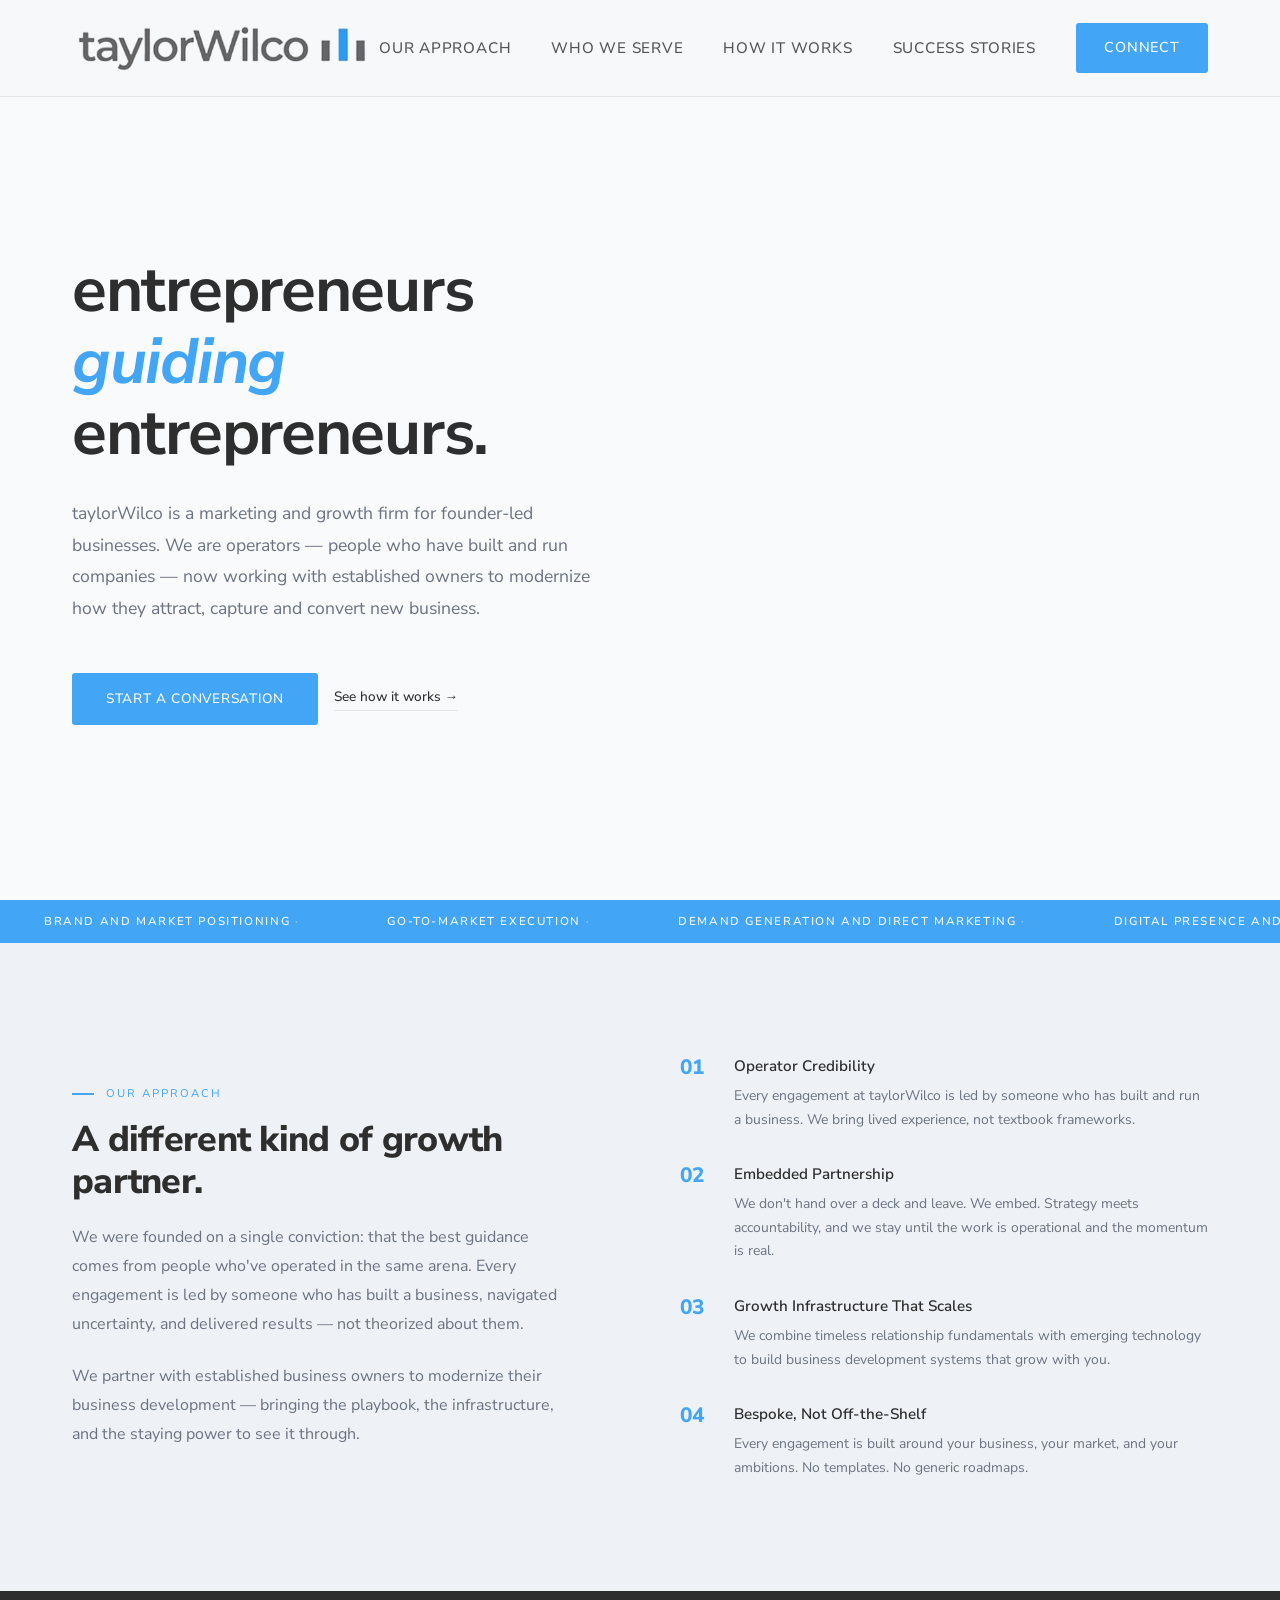
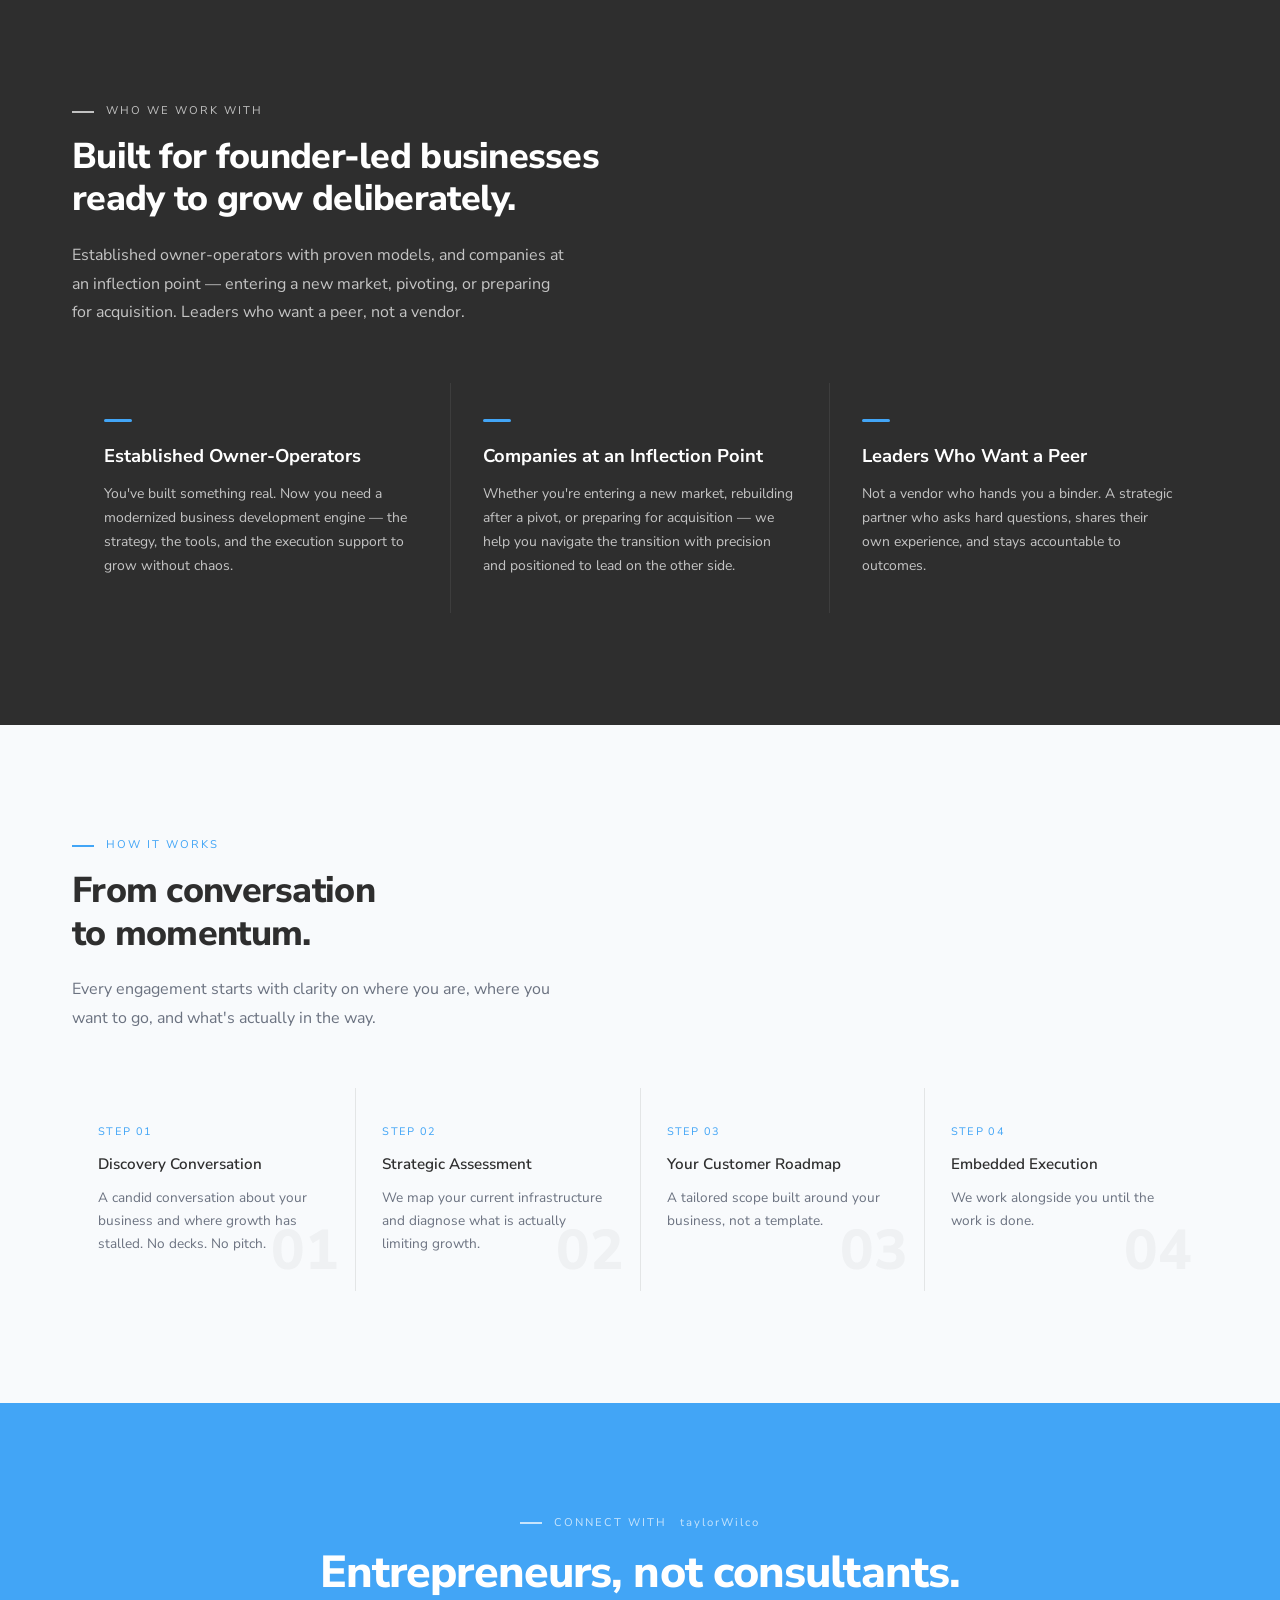
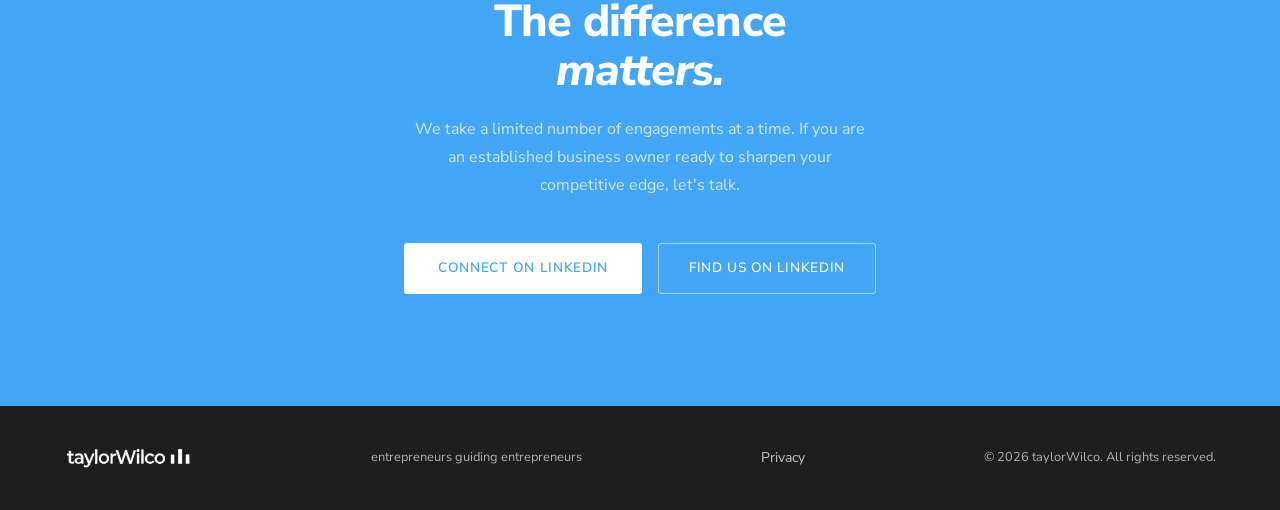
<file: index.html>
<!DOCTYPE html>
<html lang="en">
  <head>
    <meta charset="UTF-8" />
    <meta name="viewport" content="width=device-width, initial-scale=1.0" />
    <title>taylorWilco | Marketing and Growth for Founder-Led Businesses</title>
    <meta name="description" content="taylorWilco is a marketing and growth firm for founder-led businesses — operators working with established owners to modernize how they grow." />
    <meta name="robots" content="index, follow" />
    <meta property="og:title" content="taylorWilco | Marketing and Growth for Founder-Led Businesses" />
    <meta property="og:site_name" content="taylorWilco" />
    <meta property="og:description" content="taylorWilco is a marketing and growth firm for founder-led businesses — operators working with established owners to modernize how they grow." />
    <meta property="og:type" content="website" />
    <meta property="og:url" content="https://taylorwilco.com/" />
    <meta property="og:image" content="https://taylorwilco.com/og-default.png">
    <meta property="og:image:width" content="1200">
    <meta property="og:image:height" content="627">
    <meta name="twitter:card" content="summary_large_image" />
    <meta name="twitter:image" content="https://taylorwilco.com/og-default.png">
    <meta name="twitter:title" content="taylorWilco | Marketing and Growth" />
    <meta name="twitter:description" content="taylorWilco is a marketing and growth firm led by entrepreneurs who've built and sold businesses — partnering with established owner-operators to modernize business development and grow deliberately." />
    <link rel="canonical" href="https://taylorwilco.com/" />
    <meta name="google-site-verification" content="tTW-ay-IBl0kByxNfJqpvF4e-Uo58f_vIJSyG5A1B80" />
    <link rel="icon" type="image/png" href="/favicon-32.png" />
    <link rel="preconnect" href="https://fonts.googleapis.com">
    <link rel="preconnect" href="https://fonts.gstatic.com" crossorigin>
    <link rel="preload" as="style" href="https://fonts.googleapis.com/css2?family=Nunito+Sans:ital,opsz,wght@0,6..12,300;0,6..12,400;0,6..12,600;0,6..12,700;0,6..12,800;1,6..12,600;1,6..12,700&display=swap">
    <link rel="stylesheet" href="https://fonts.googleapis.com/css2?family=Nunito+Sans:ital,opsz,wght@0,6..12,300;0,6..12,400;0,6..12,600;0,6..12,700;0,6..12,800;1,6..12,600;1,6..12,700&display=swap" media="print" onload="this.media='all'">
    <noscript><link rel="stylesheet" href="https://fonts.googleapis.com/css2?family=Nunito+Sans:ital,opsz,wght@0,6..12,300;0,6..12,400;0,6..12,600;0,6..12,700;0,6..12,800;1,6..12,600;1,6..12,700&display=swap"></noscript>
    <script type="application/ld+json">
    {
      "@context": "https://schema.org",
      "@type": "ProfessionalService",
      "name": "taylorWilco",
      "url": "https://taylorwilco.com/",
      "logo": "https://taylorwilco.com/taylorwilco-logo-448.png",
      "description": "taylorWilco is a marketing and growth firm for founder-led businesses — operators working with established owners to modernize how they grow.",
      "foundingDate": "2018",
      "sameAs": ["https://www.linkedin.com/company/taylor-wilco/"],
      "knowsAbout": ["Brand and market positioning","Go-to-market execution","Demand generation and direct marketing","Digital presence and local search","Sales enablement","Growth infrastructure and automation"]
    }
    </script>
  <script async src="https://www.googletagmanager.com/gtag/js?id=G-EMWEF31MQX"></script>
<script>
window.dataLayer = window.dataLayer || [];
function gtag(){dataLayer.push(arguments);}
gtag('js', new Date());
gtag('config', 'G-EMWEF31MQX');
</script>
  <script type="module" crossorigin src="/assets/index-DuJ-TQ7M.js"></script>
  <link rel="stylesheet" crossorigin href="/assets/index-B2z5ISVl.css">
</head>
  <body>
    <div id="root"><link rel="preload" as="image" href="/taylorwilco-logo-448.png"/><a class="skip-link" href="#main">Skip to content</a><nav class="tw-nav" style="position:fixed;top:0;left:0;right:0;z-index:100;background:rgba(247,248,250,0.97);backdrop-filter:blur(8px);border-bottom:1px solid var(--border)"><div class="tw-nav-inner"><a href="/" style="display:block;flex-shrink:0"><img src="/taylorwilco-logo-448.png" alt="taylorWilco" class="tw-logo" width="448" height="84" style="height:56px;width:auto;display:block"/></a><button class="nav-hamburger" aria-label="Toggle menu"><span class=""></span><span class=""></span><span class=""></span></button><ul class="nav-menu"><li><a href="#philosophy" style="text-decoration:none;color:var(--charcoal-light);font-size:0.95rem;font-weight:500;letter-spacing:0.05em;text-transform:uppercase;transition:color 0.2s">Our Approach</a></li><li><a href="#serve" style="text-decoration:none;color:var(--charcoal-light);font-size:0.95rem;font-weight:500;letter-spacing:0.05em;text-transform:uppercase;transition:color 0.2s">Who We Serve</a></li><li><a href="#process" style="text-decoration:none;color:var(--charcoal-light);font-size:0.95rem;font-weight:500;letter-spacing:0.05em;text-transform:uppercase;transition:color 0.2s">How It Works</a></li><li><a href="/stories/" style="text-decoration:none;color:var(--charcoal-light);font-size:0.95rem;font-weight:500;letter-spacing:0.05em;text-transform:uppercase;transition:color 0.2s">Success Stories</a></li><li><a href="#contact" style="text-decoration:none;background:var(--blue);color:#fff;padding:14px 28px;border-radius:3px;font-size:0.9rem;font-weight:500;letter-spacing:0.06em;text-transform:uppercase;transition:background 0.2s;display:inline-block">Connect</a></li></ul></div></nav><main id="main"><section class="hero-section" style="min-height:100vh;display:flex;align-items:center;position:relative;overflow:hidden"><div class="hero-content" style="position:relative;z-index:2"><h1 class="fade-in d2" style="font-family:&#x27;Nunito Sans&#x27;, sans-serif;font-size:clamp(2.8rem, 5vw, 5.6rem);font-weight:700;line-height:1.12;letter-spacing:-0.02em;color:var(--charcoal-deep);margin-bottom:28px">entrepreneurs<br/><em style="font-style:italic;color:var(--blue)">guiding</em><br/>entrepreneurs.</h1><p class="fade-in d3" style="font-size:1.1rem;line-height:1.8;color:var(--muted);max-width:520px;margin-bottom:48px">taylorWilco is a marketing and growth firm for founder-led businesses. We are operators — people who have built and run companies — now working with established owners to modernize how they attract, capture and convert new business.</p><div class="fade-in d4 hero-buttons"><a href="#contact" style="background:var(--blue);color:#fff;padding:16px 34px;border-radius:3px;text-decoration:none;font-size:0.85rem;font-weight:500;letter-spacing:0.05em;text-transform:uppercase;transition:background 0.2s, transform 0.15s;display:inline-block">Start a Conversation</a><a href="#process" style="color:var(--charcoal-deep);text-decoration:none;font-size:0.85rem;font-weight:500;display:inline-flex;align-items:center;gap:8px;border-bottom:1px solid var(--border);padding-bottom:2px;transition:color 0.2s, border-color 0.2s">See how it works →</a></div></div></section><div style="background:var(--blue);padding:13px 0;overflow:hidden"><div class="marquee-track"><span style="font-size:0.72rem;font-weight:600;letter-spacing:0.14em;text-transform:uppercase;color:#fff;padding:0 44px;white-space:nowrap;opacity:0.9">Brand and market positioning<!-- --> <span style="opacity:0.5">·</span></span><span style="font-size:0.72rem;font-weight:600;letter-spacing:0.14em;text-transform:uppercase;color:#fff;padding:0 44px;white-space:nowrap;opacity:0.9">Go-to-market execution<!-- --> <span style="opacity:0.5">·</span></span><span style="font-size:0.72rem;font-weight:600;letter-spacing:0.14em;text-transform:uppercase;color:#fff;padding:0 44px;white-space:nowrap;opacity:0.9">Demand generation and direct marketing<!-- --> <span style="opacity:0.5">·</span></span><span style="font-size:0.72rem;font-weight:600;letter-spacing:0.14em;text-transform:uppercase;color:#fff;padding:0 44px;white-space:nowrap;opacity:0.9">Digital presence and local search<!-- --> <span style="opacity:0.5">·</span></span><span style="font-size:0.72rem;font-weight:600;letter-spacing:0.14em;text-transform:uppercase;color:#fff;padding:0 44px;white-space:nowrap;opacity:0.9">Sales enablement<!-- --> <span style="opacity:0.5">·</span></span><span style="font-size:0.72rem;font-weight:600;letter-spacing:0.14em;text-transform:uppercase;color:#fff;padding:0 44px;white-space:nowrap;opacity:0.9">Growth infrastructure and automation<!-- --> <span style="opacity:0.5">·</span></span><span style="font-size:0.72rem;font-weight:600;letter-spacing:0.14em;text-transform:uppercase;color:#fff;padding:0 44px;white-space:nowrap;opacity:0.9">Brand and market positioning<!-- --> <span style="opacity:0.5">·</span></span><span style="font-size:0.72rem;font-weight:600;letter-spacing:0.14em;text-transform:uppercase;color:#fff;padding:0 44px;white-space:nowrap;opacity:0.9">Go-to-market execution<!-- --> <span style="opacity:0.5">·</span></span><span style="font-size:0.72rem;font-weight:600;letter-spacing:0.14em;text-transform:uppercase;color:#fff;padding:0 44px;white-space:nowrap;opacity:0.9">Demand generation and direct marketing<!-- --> <span style="opacity:0.5">·</span></span><span style="font-size:0.72rem;font-weight:600;letter-spacing:0.14em;text-transform:uppercase;color:#fff;padding:0 44px;white-space:nowrap;opacity:0.9">Digital presence and local search<!-- --> <span style="opacity:0.5">·</span></span><span style="font-size:0.72rem;font-weight:600;letter-spacing:0.14em;text-transform:uppercase;color:#fff;padding:0 44px;white-space:nowrap;opacity:0.9">Sales enablement<!-- --> <span style="opacity:0.5">·</span></span><span style="font-size:0.72rem;font-weight:600;letter-spacing:0.14em;text-transform:uppercase;color:#fff;padding:0 44px;white-space:nowrap;opacity:0.9">Growth infrastructure and automation<!-- --> <span style="opacity:0.5">·</span></span></div></div><section id="philosophy" class="philosophy-section" style="background:var(--warm-white)"><div class="philosophy-grid"><div><div style="font-size:0.7rem;letter-spacing:0.18em;text-transform:uppercase;color:var(--blue);margin-bottom:16px;display:flex;align-items:center;gap:12px"><span style="width:22px;height:2px;background:var(--blue);flex-shrink:0"></span>Our Approach</div><h2 style="font-family:&#x27;Nunito Sans&#x27;, sans-serif;font-size:clamp(1.9rem, 2.8vw, 2.8rem);font-weight:800;line-height:1.18;letter-spacing:-0.02em;color:var(--charcoal-deep);margin-bottom:20px">A different kind of growth partner.</h2><p style="font-size:1rem;line-height:1.8;color:var(--muted);max-width:500px;margin-bottom:24px">We were founded on a single conviction: that the best guidance comes from people who&#x27;ve operated in the same arena. Every engagement is led by someone who has built a business, navigated uncertainty, and delivered results — not theorized about them.</p><p style="font-size:1rem;line-height:1.8;color:var(--muted);max-width:500px">We partner with established business owners to modernize their business development — bringing the playbook, the infrastructure, and the staying power to see it through.</p></div><div style="display:flex;flex-direction:column;gap:32px"><div style="display:grid;grid-template-columns:36px 1fr;gap:18px"><div style="font-family:&#x27;Nunito Sans&#x27;, sans-serif;font-size:1.3rem;font-weight:800;color:var(--blue);line-height:1.2">01</div><div><h3 style="font-weight:600;font-size:0.95rem;margin-bottom:6px;color:var(--charcoal-deep);margin:0 0 6px">Operator Credibility</h3><p style="font-size:0.87rem;line-height:1.7;color:var(--muted)">Every engagement at taylorWilco is led by someone who has built and run a business. We bring lived experience, not textbook frameworks.</p></div></div><div style="display:grid;grid-template-columns:36px 1fr;gap:18px"><div style="font-family:&#x27;Nunito Sans&#x27;, sans-serif;font-size:1.3rem;font-weight:800;color:var(--blue);line-height:1.2">02</div><div><h3 style="font-weight:600;font-size:0.95rem;margin-bottom:6px;color:var(--charcoal-deep);margin:0 0 6px">Embedded Partnership</h3><p style="font-size:0.87rem;line-height:1.7;color:var(--muted)">We don&#x27;t hand over a deck and leave. We embed. Strategy meets accountability, and we stay until the work is operational and the momentum is real.</p></div></div><div style="display:grid;grid-template-columns:36px 1fr;gap:18px"><div style="font-family:&#x27;Nunito Sans&#x27;, sans-serif;font-size:1.3rem;font-weight:800;color:var(--blue);line-height:1.2">03</div><div><h3 style="font-weight:600;font-size:0.95rem;margin-bottom:6px;color:var(--charcoal-deep);margin:0 0 6px">Growth Infrastructure That Scales</h3><p style="font-size:0.87rem;line-height:1.7;color:var(--muted)">We combine timeless relationship fundamentals with emerging technology to build business development systems that grow with you.</p></div></div><div style="display:grid;grid-template-columns:36px 1fr;gap:18px"><div style="font-family:&#x27;Nunito Sans&#x27;, sans-serif;font-size:1.3rem;font-weight:800;color:var(--blue);line-height:1.2">04</div><div><h3 style="font-weight:600;font-size:0.95rem;margin-bottom:6px;color:var(--charcoal-deep);margin:0 0 6px">Bespoke, Not Off-the-Shelf</h3><p style="font-size:0.87rem;line-height:1.7;color:var(--muted)">Every engagement is built around your business, your market, and your ambitions. No templates. No generic roadmaps.</p></div></div></div></div></section><section id="serve" class="serve-section" style="background:var(--charcoal-deep)"><div style="font-size:0.7rem;letter-spacing:0.18em;text-transform:uppercase;color:rgba(255,255,255,0.7);margin-bottom:16px;display:flex;align-items:center;gap:12px"><span style="width:22px;height:2px;background:rgba(255,255,255,0.7);flex-shrink:0"></span>Who We Work With</div><h2 style="font-family:&#x27;Nunito Sans&#x27;, sans-serif;font-size:clamp(1.9rem, 2.8vw, 2.8rem);font-weight:800;line-height:1.18;letter-spacing:-0.02em;color:#fff;margin-bottom:20px">Built for founder-led businesses<br/>ready to grow deliberately.</h2><p style="font-size:1rem;line-height:1.8;color:rgba(255,255,255,0.72);max-width:500px">Established owner-operators with proven models, and companies at an inflection point — entering a new market, pivoting, or preparing for acquisition. Leaders who want a peer, not a vendor.</p><div class="serve-grid" style="margin-top:56px;background:rgba(255,255,255,0.07)"><div style="background:var(--charcoal-deep);padding:36px 32px;transition:background 0.2s"><div style="width:28px;height:3px;background:var(--blue);margin-bottom:20px;border-radius:2px"></div><h3 style="font-family:&#x27;Nunito Sans&#x27;, sans-serif;font-size:1.15rem;font-weight:700;color:#fff;margin-bottom:12px;margin:0 0 12px">Established Owner-Operators</h3><p style="font-size:0.87rem;line-height:1.72;color:rgba(255,255,255,0.72)">You&#x27;ve built something real. Now you need a modernized business development engine — the strategy, the tools, and the execution support to grow without chaos.</p></div><div style="background:var(--charcoal-deep);padding:36px 32px;transition:background 0.2s"><div style="width:28px;height:3px;background:var(--blue);margin-bottom:20px;border-radius:2px"></div><h3 style="font-family:&#x27;Nunito Sans&#x27;, sans-serif;font-size:1.15rem;font-weight:700;color:#fff;margin-bottom:12px;margin:0 0 12px">Companies at an Inflection Point</h3><p style="font-size:0.87rem;line-height:1.72;color:rgba(255,255,255,0.72)">Whether you&#x27;re entering a new market, rebuilding after a pivot, or preparing for acquisition — we help you navigate the transition with precision and positioned to lead on the other side.</p></div><div style="background:var(--charcoal-deep);padding:36px 32px;transition:background 0.2s"><div style="width:28px;height:3px;background:var(--blue);margin-bottom:20px;border-radius:2px"></div><h3 style="font-family:&#x27;Nunito Sans&#x27;, sans-serif;font-size:1.15rem;font-weight:700;color:#fff;margin-bottom:12px;margin:0 0 12px">Leaders Who Want a Peer</h3><p style="font-size:0.87rem;line-height:1.72;color:rgba(255,255,255,0.72)">Not a vendor who hands you a binder. A strategic partner who asks hard questions, shares their own experience, and stays accountable to outcomes.</p></div></div></section><section id="process" class="process-section" style="background:var(--off-white)"><div style="font-size:0.7rem;letter-spacing:0.18em;text-transform:uppercase;color:var(--blue);margin-bottom:16px;display:flex;align-items:center;gap:12px"><span style="width:22px;height:2px;background:var(--blue);flex-shrink:0"></span>How It Works</div><h2 style="font-family:&#x27;Nunito Sans&#x27;, sans-serif;font-size:clamp(1.9rem, 2.8vw, 2.8rem);font-weight:800;line-height:1.18;letter-spacing:-0.02em;color:var(--charcoal-deep);margin-bottom:20px">From conversation<br/>to momentum.</h2><p style="font-size:1rem;line-height:1.8;color:var(--muted);max-width:500px">Every engagement starts with clarity on where you are, where you want to go, and what&#x27;s actually in the way.</p><div class="process-grid" style="margin-top:56px;background:var(--border)"><div style="background:var(--off-white);padding:36px 26px;position:relative;overflow:hidden"><div style="font-size:0.68rem;letter-spacing:0.12em;text-transform:uppercase;color:var(--blue);margin-bottom:12px">Step 01</div><h3 style="font-weight:600;font-size:0.95rem;margin-bottom:10px;color:var(--charcoal-deep);margin:0 0 10px">Discovery Conversation</h3><p style="font-size:0.85rem;line-height:1.7;color:var(--muted)">A candid conversation about your business and where growth has stalled. No decks. No pitch.</p><div style="font-family:&#x27;Nunito Sans&#x27;, sans-serif;font-size:3.5rem;font-weight:800;color:rgba(74,74,74,0.05);position:absolute;bottom:12px;right:16px;line-height:1;pointer-events:none">01</div></div><div style="background:var(--off-white);padding:36px 26px;position:relative;overflow:hidden"><div style="font-size:0.68rem;letter-spacing:0.12em;text-transform:uppercase;color:var(--blue);margin-bottom:12px">Step 02</div><h3 style="font-weight:600;font-size:0.95rem;margin-bottom:10px;color:var(--charcoal-deep);margin:0 0 10px">Strategic Assessment</h3><p style="font-size:0.85rem;line-height:1.7;color:var(--muted)">We map your current infrastructure and diagnose what is actually limiting growth.</p><div style="font-family:&#x27;Nunito Sans&#x27;, sans-serif;font-size:3.5rem;font-weight:800;color:rgba(74,74,74,0.05);position:absolute;bottom:12px;right:16px;line-height:1;pointer-events:none">02</div></div><div style="background:var(--off-white);padding:36px 26px;position:relative;overflow:hidden"><div style="font-size:0.68rem;letter-spacing:0.12em;text-transform:uppercase;color:var(--blue);margin-bottom:12px">Step 03</div><h3 style="font-weight:600;font-size:0.95rem;margin-bottom:10px;color:var(--charcoal-deep);margin:0 0 10px">Your Customer Roadmap</h3><p style="font-size:0.85rem;line-height:1.7;color:var(--muted)">A tailored scope built around your business, not a template.</p><div style="font-family:&#x27;Nunito Sans&#x27;, sans-serif;font-size:3.5rem;font-weight:800;color:rgba(74,74,74,0.05);position:absolute;bottom:12px;right:16px;line-height:1;pointer-events:none">03</div></div><div style="background:var(--off-white);padding:36px 26px;position:relative;overflow:hidden"><div style="font-size:0.68rem;letter-spacing:0.12em;text-transform:uppercase;color:var(--blue);margin-bottom:12px">Step 04</div><h3 style="font-weight:600;font-size:0.95rem;margin-bottom:10px;color:var(--charcoal-deep);margin:0 0 10px">Embedded Execution</h3><p style="font-size:0.85rem;line-height:1.7;color:var(--muted)">We work alongside you until the work is done.</p><div style="font-family:&#x27;Nunito Sans&#x27;, sans-serif;font-size:3.5rem;font-weight:800;color:rgba(74,74,74,0.05);position:absolute;bottom:12px;right:16px;line-height:1;pointer-events:none">04</div></div></div></section><section id="contact" class="cta-section" style="background:var(--blue);text-align:center"><div style="font-size:0.7rem;letter-spacing:0.18em;text-transform:uppercase;color:rgba(255,255,255,0.7);margin-bottom:16px;display:flex;align-items:center;justify-content:center;gap:12px"><span style="width:22px;height:2px;background:rgba(255,255,255,0.7);flex-shrink:0"></span>Connect with <span style="text-transform:none">taylorWilco</span></div><h2 style="font-family:&#x27;Nunito Sans&#x27;, sans-serif;font-size:clamp(2.2rem, 3.5vw, 3.8rem);font-weight:800;line-height:1.1;letter-spacing:-0.02em;color:#fff;margin-bottom:20px">Entrepreneurs, not consultants.<br/>The difference<br/><em style="font-style:italic;color:#fff">matters.</em></h2><p style="color:rgba(255,255,255,0.75);font-size:1rem;line-height:1.75;max-width:460px;margin:0 auto 44px">We take a limited number of engagements at a time. If you are an established business owner ready to sharpen your competitive edge, let&#x27;s talk.</p><div class="cta-buttons"><a href="https://www.linkedin.com/company/taylor-wilco/" target="_blank" rel="noopener" style="background:#fff;color:var(--blue);padding:15px 34px;border-radius:3px;border:none;cursor:pointer;font-size:0.85rem;font-weight:600;letter-spacing:0.05em;text-decoration:none;text-transform:uppercase;transition:transform 0.15s, color 0.2s;display:inline-block">Connect on LinkedIn</a><a href="https://www.linkedin.com/company/taylor-wilco/" target="_blank" rel="noopener noreferrer" style="border:1.5px solid rgba(255,255,255,0.5);color:#fff;padding:14px 30px;border-radius:3px;text-decoration:none;font-size:0.85rem;font-weight:500;letter-spacing:0.05em;text-transform:uppercase;transition:border-color 0.2s;display:inline-block">Find Us on LinkedIn</a></div></section></main><footer class="site-footer" style="background:var(--ink)"><img src="/taylorwilco-logo-448.png" alt="taylorWilco" width="448" height="84" style="height:24px;width:auto;filter:brightness(0) invert(1);opacity:1"/><div style="font-size:0.8rem;color:rgba(255,255,255,0.65)">entrepreneurs guiding entrepreneurs</div><div class="footer-stories"><a href="/privacy.html">Privacy</a></div><div class="footer-right" style="font-size:0.8rem;color:rgba(255,255,255,0.65)"><span>© 2026 taylorWilco. All rights reserved.</span></div></footer></div>

  </body>
</html>
</file>
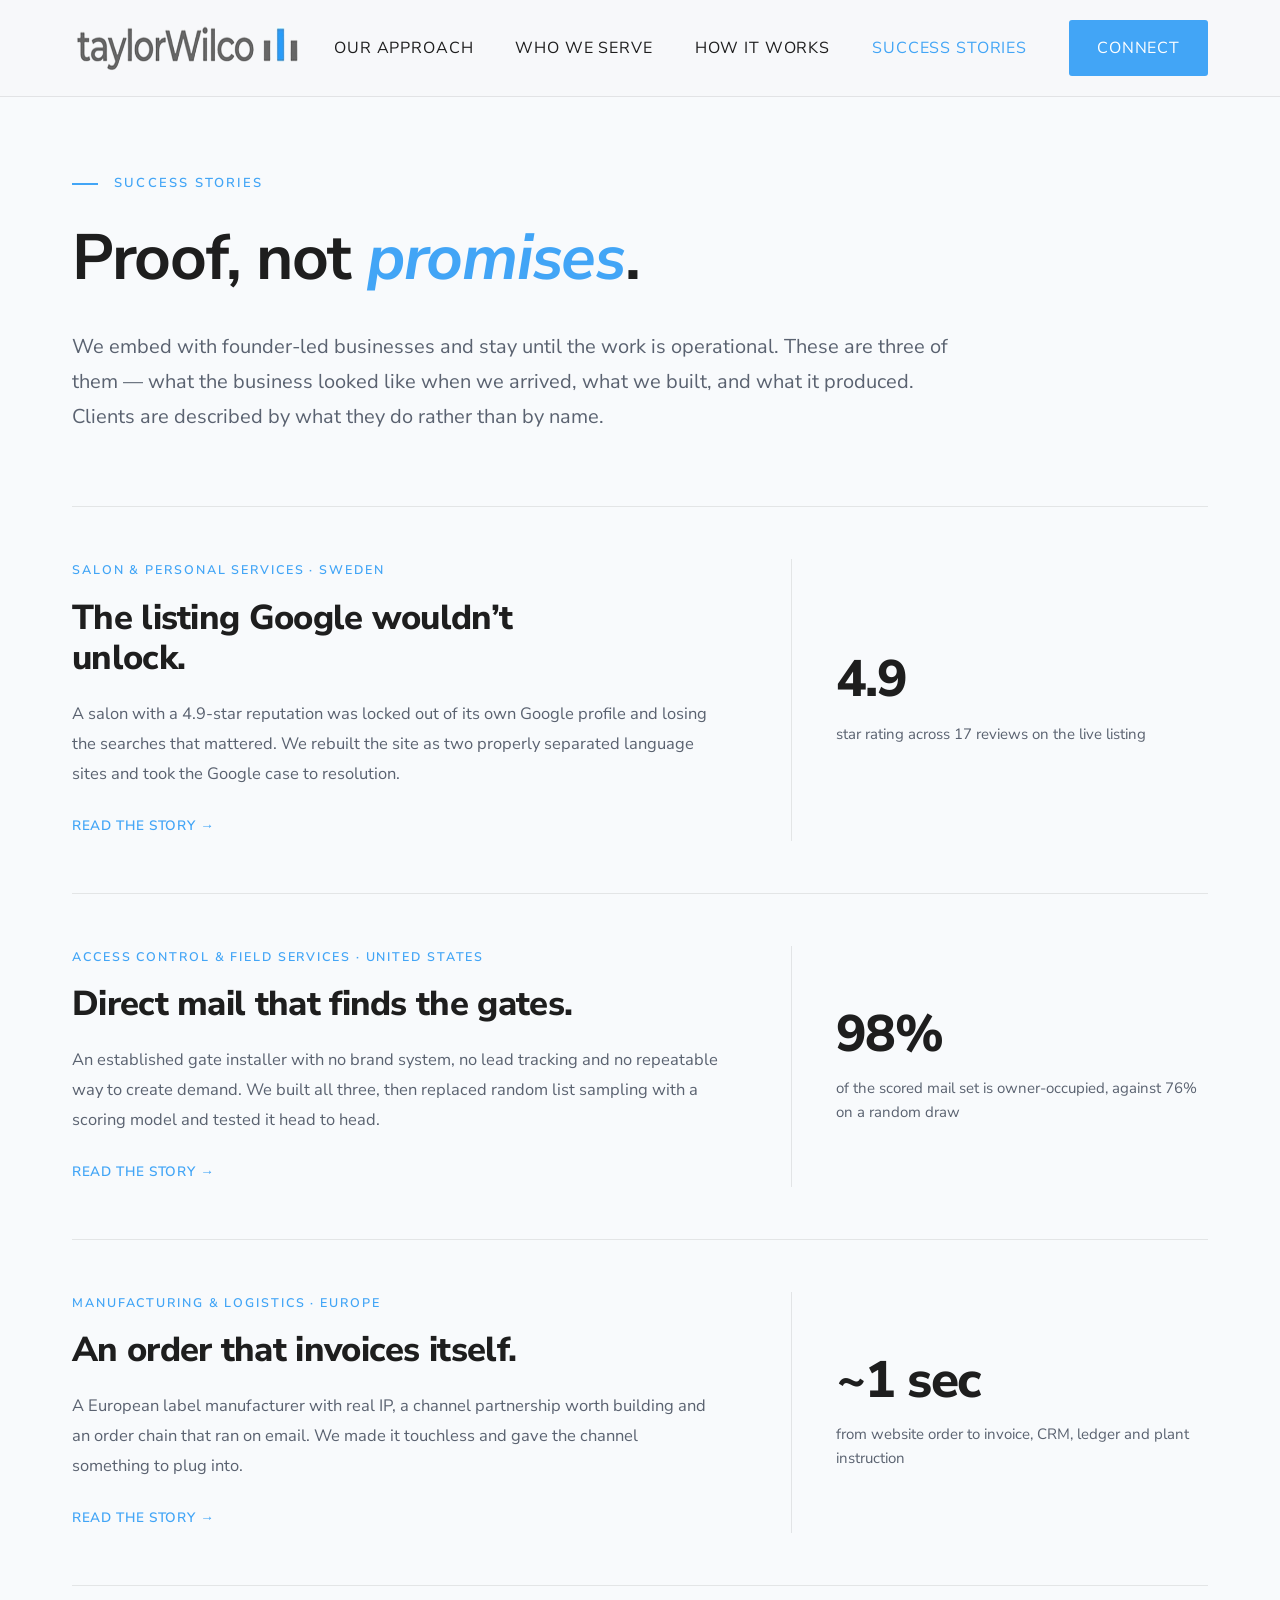
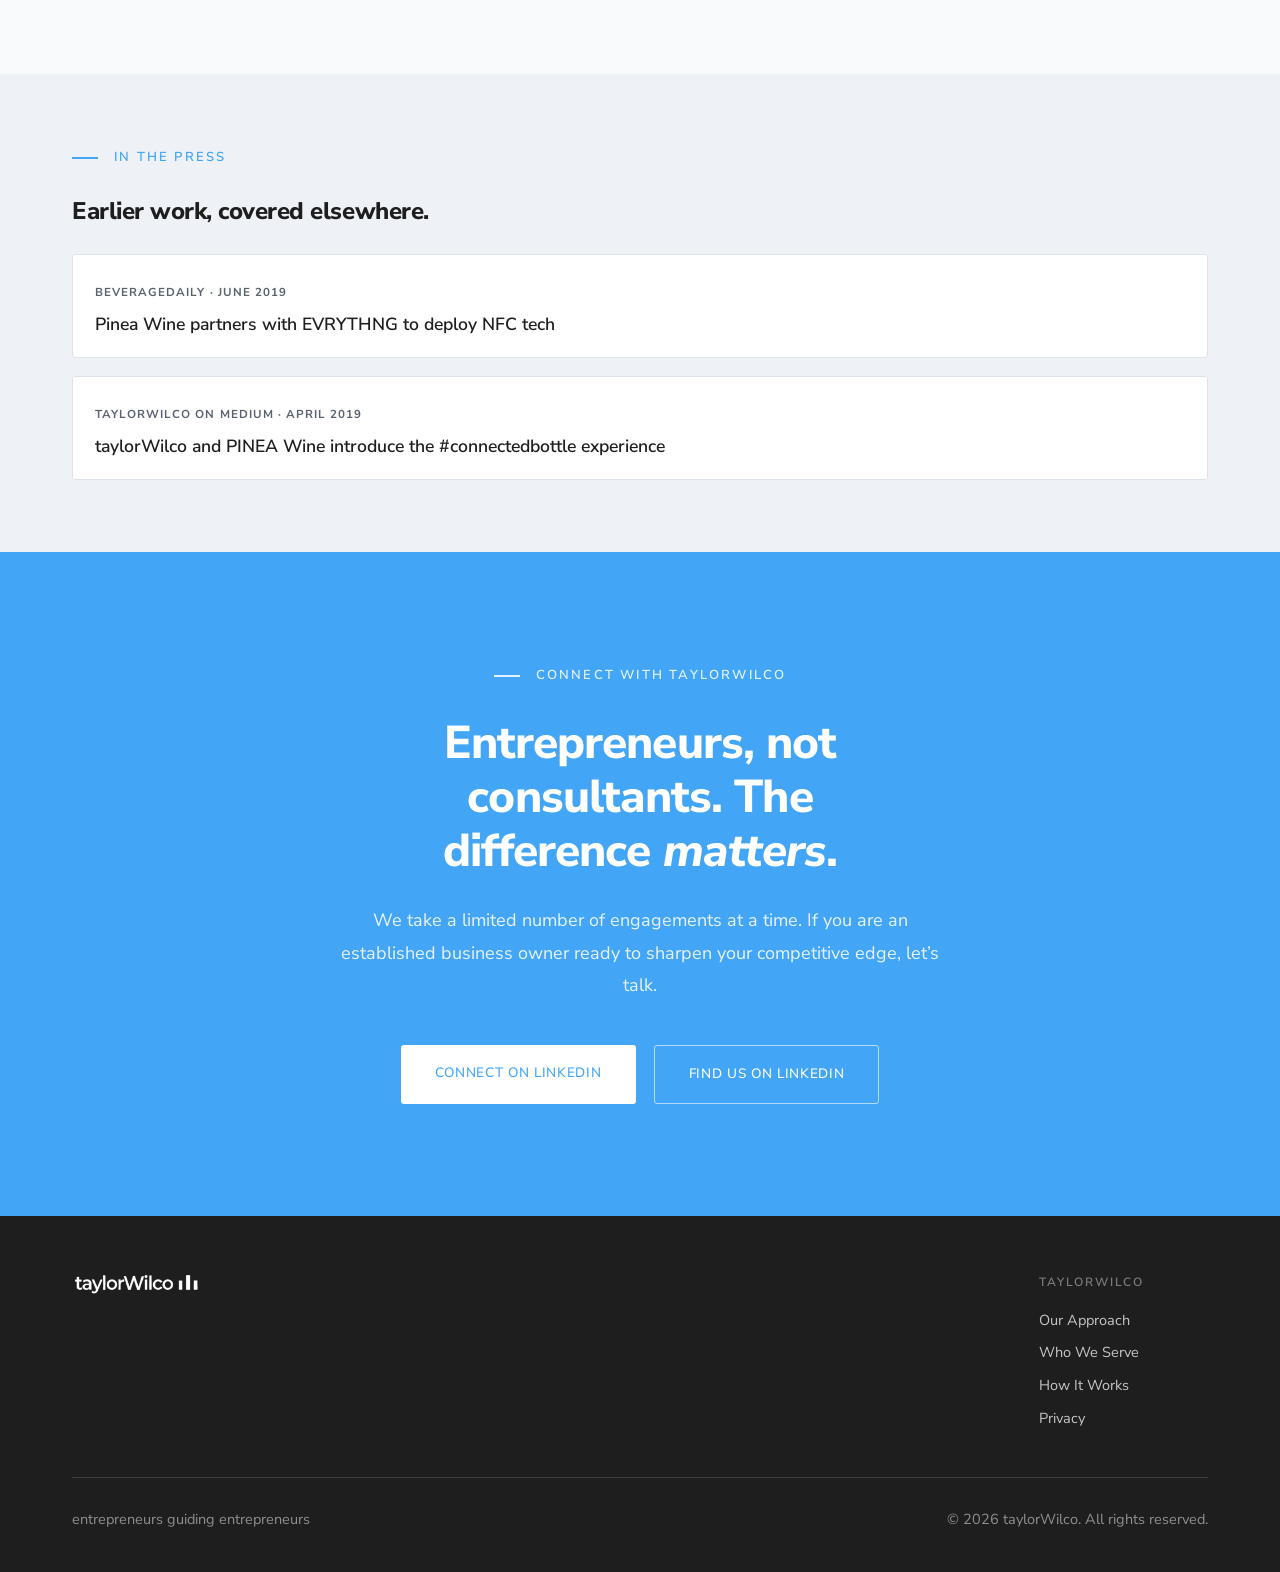
<file: stories/index.html>
<!DOCTYPE html>
<html lang="en">
<head>
<meta charset="utf-8">
<meta name="viewport" content="width=device-width, initial-scale=1">
<title>Success Stories | taylorWilco</title>
<meta name="description" content="Three engagements, what the business looked like when we arrived, what we built and what it produced. Proof, not promises.">
<link rel="canonical" href="https://taylorwilco.com/stories/">
<meta property="og:site_name" content="taylorWilco">
<meta property="og:title" content="Success Stories | taylorWilco">
<meta property="og:description" content="Three engagements, what the business looked like when we arrived, what we built and what it produced. Proof, not promises.">
<meta property="og:url" content="https://taylorwilco.com/stories/">
<meta property="og:type" content="article">
<meta property="og:image" content="https://taylorwilco.com/og-default.png">
<meta property="og:image:width" content="1200">
<meta property="og:image:height" content="627">
<meta name="twitter:image" content="https://taylorwilco.com/og-default.png">
<meta name="twitter:title" content="Success Stories | taylorWilco">
<meta name="twitter:description" content="Three engagements, what the business looked like when we arrived, what we built and what it produced. Proof, not promises.">
<meta name="twitter:card" content="summary_large_image">
<link rel="preconnect" href="https://fonts.googleapis.com">
<link rel="preconnect" href="https://fonts.gstatic.com" crossorigin>
<link rel="preload" as="style" href="https://fonts.googleapis.com/css2?family=Nunito+Sans:ital,wght@0,300;0,400;0,600;0,700;0,800;1,700;1,800&display=swap">
<link rel="stylesheet" href="https://fonts.googleapis.com/css2?family=Nunito+Sans:ital,wght@0,300;0,400;0,600;0,700;0,800;1,700;1,800&display=swap" media="all">
<noscript><link rel="stylesheet" href="https://fonts.googleapis.com/css2?family=Nunito+Sans:ital,wght@0,300;0,400;0,600;0,700;0,800;1,700;1,800&display=swap"></noscript>
<style>
:root{
  --blue:#42A5F6; --blue-dk:#2E90E0;
  --ink:#1E1E1E; --ink-2:#2E2E2E; --ink-3:#4A4A4A;
  --body:#5A6270;
  --paper:#F8FAFC; --paper-2:#EEF2F7; --nav:rgba(247,248,250,.97);
  --line:rgba(74,74,74,.12);
  --pad:112px; --gut:72px;
}
*{box-sizing:border-box}
html{scroll-behavior:smooth}
body{margin:0;background:var(--paper);color:var(--ink);
  font-family:"Nunito Sans",-apple-system,BlinkMacSystemFont,"Segoe UI",sans-serif;
  font-size:17.6px;line-height:1.8;-webkit-font-smoothing:antialiased}
img{max-width:100%;display:block}
a{color:inherit}
.wrap{max-width:1400px;margin:0 auto;padding:0 var(--gut)}

/* ---------- nav ---------- */
.nav{position:fixed;top:0;left:0;right:0;z-index:50;height:97px;
  background:var(--nav);backdrop-filter:saturate(180%) blur(12px);
  border-bottom:1px solid var(--line)}
.nav .wrap{height:100%;display:flex;align-items:center;justify-content:space-between;gap:32px}
.nav .logo img{height:56px;width:auto}
.navlinks{display:flex;align-items:center;gap:42px}
.navlinks a{font-size:16px;font-weight:400;letter-spacing:.86px;text-transform:uppercase;
  color:var(--ink);text-decoration:none;white-space:nowrap;transition:color .18s}
.navlinks a:hover{color:var(--blue)}
.navlinks a.here{color:var(--blue)}
.navlinks a.pill{background:var(--blue);color:#fff;border-radius:3px;padding:14px 28px}
.navlinks a.pill:hover{background:var(--blue-dk);color:#fff}
.burger{display:none;background:none;border:0;padding:8px;cursor:pointer}
.burger span{display:block;width:24px;height:2px;background:var(--ink);margin:5px 0}

/* ---------- type ---------- */
h1,h2,h3{margin:0;letter-spacing:-.02em}
h1{font-size:clamp(40px,5vw,73px);line-height:1.12;font-weight:700}
h1 em{font-style:italic;color:var(--blue);font-weight:700}
h2{font-size:clamp(30px,3.2vw,41px);line-height:1.18;font-weight:800}
h3{font-size:19px;line-height:1.45;font-weight:700;letter-spacing:-.005em}
p{margin:0 0 22px}
.lede{font-size:20px;line-height:1.75;color:var(--body);max-width:44em}
.prose p{color:var(--body)}
.prose p:last-child{margin-bottom:0}
.eyebrow{display:flex;align-items:center;gap:16px;font-size:13px;font-weight:600;
  letter-spacing:2.2px;text-transform:uppercase;color:var(--blue);margin-bottom:28px}
.eyebrow::before{content:"";width:26px;height:2px;background:currentColor;flex:none}
.eyebrow.on-dark{color:rgba(255,255,255,.72)}
.eyebrow.on-blue{color:rgba(255,255,255,.85)}

/* ---------- sections ---------- */
section{padding:var(--pad) 0}
.s-paper{background:var(--paper)}
.s-alt{background:var(--paper-2)}
.s-dark{background:var(--ink-2);color:#fff}
.s-dark p,.s-dark .sub{color:rgba(255,255,255,.68)}
.s-blue{background:var(--blue);color:#fff}
.hero{padding:172px 0 88px;background:var(--paper)}
.hero h1{max-width:21ch}
.hero .lede{margin-top:34px}

/* ---------- fact strip ---------- */
.facts{display:grid;grid-template-columns:repeat(4,1fr);gap:0;margin-top:64px;
  border-top:1px solid var(--line)}
.facts>div{padding:26px 32px 0 32px;border-right:1px solid var(--line)}
.facts>div:first-child{padding-left:0}
.facts>div:last-child{border-right:0}
.facts dt{font-size:12px;font-weight:600;letter-spacing:1.8px;text-transform:uppercase;
  color:var(--blue);margin:0 0 8px}
.facts dd{margin:0;font-size:16.5px;font-weight:600;color:var(--ink);line-height:1.5}

/* ---------- glance strip (dark) ---------- */
.glance{display:grid;grid-template-columns:repeat(4,1fr);gap:48px}
.glance>div>.n{font-size:clamp(38px,4vw,52px);font-weight:800;line-height:1;color:var(--blue);
  letter-spacing:-.03em;margin-bottom:14px}
.glance>div>.l{font-size:15.5px;line-height:1.55;color:rgba(255,255,255,.7)}

/* ---------- split ---------- */
.split{display:grid;grid-template-columns:minmax(0,.85fr) minmax(0,1.15fr);gap:80px;align-items:start}
.split .sub{margin-top:24px;color:var(--body);font-size:17px}

/* ---------- numbered list ---------- */
.steps{display:grid;gap:44px}
.step{display:grid;grid-template-columns:64px minmax(0,1fr);gap:24px;align-items:start}
.step .num{font-size:19px;font-weight:800;color:var(--blue);letter-spacing:.5px;padding-top:1px}
.step p{margin:10px 0 0;color:var(--body);font-size:16.5px;line-height:1.75}
.s-dark .step p{color:rgba(255,255,255,.68)}
.s-dark .step h3{color:#fff}

/* ---------- results ---------- */
.results{display:grid;grid-template-columns:repeat(4,1fr);gap:0;margin-top:64px;
  border-top:1px solid rgba(255,255,255,.16)}
.results>div{padding:34px 34px 0 34px;border-right:1px solid rgba(255,255,255,.16)}
.results>div:first-child{padding-left:0}
.results>div:last-child{border-right:0}
.results>div>.n{font-size:clamp(36px,3.6vw,46px);font-weight:800;color:var(--blue);
  line-height:1;letter-spacing:-.03em}
.results>div>.k{margin:16px 0 8px;font-size:16px;font-weight:700;color:#fff}
.results>div>.d{font-size:15px;line-height:1.6;color:rgba(255,255,255,.6)}
.note-wrap{margin-top:60px;padding-top:34px;border-top:1px solid rgba(255,255,255,.16)}
.note{margin:0;font-size:19px;line-height:1.75;color:rgba(255,255,255,.82);max-width:52em;font-weight:300}

/* ---------- now cards ---------- */
.cards{display:grid;grid-template-columns:repeat(4,1fr);gap:0;margin-top:64px;
  border-top:1px solid var(--line)}
.cards>div{padding:30px 34px 0 34px;border-right:1px solid var(--line)}
.cards>div:first-child{padding-left:0}
.cards>div:last-child{border-right:0}
.cards h3{margin-bottom:12px}
.cards p{color:var(--body);font-size:15.5px;line-height:1.7;margin:0}

/* ---------- story index cards ---------- */
.stories{display:grid;gap:0;margin-top:72px;border-top:1px solid var(--line)}
.story{display:grid;grid-template-columns:minmax(0,1.55fr) minmax(0,1fr);gap:72px;
  padding:52px 0;border-bottom:1px solid var(--line);text-decoration:none;
  transition:background .2s}
.story:hover{background:rgba(66,165,246,.05)}
.story:hover .go{color:var(--blue-dk)}
.story .k{font-size:12.5px;font-weight:600;letter-spacing:1.9px;text-transform:uppercase;
  color:var(--blue);margin-bottom:16px}
.story h2{font-size:clamp(26px,2.7vw,36px);max-width:26ch}
.story p{margin:20px 0 0;color:var(--body);font-size:16.5px;max-width:52em}
.story .go{display:inline-flex;align-items:center;gap:10px;margin-top:26px;font-size:13.6px;
  font-weight:600;letter-spacing:.68px;text-transform:uppercase;color:var(--blue)}
.story .stat{border-left:1px solid var(--line);padding-left:44px;align-self:stretch;
  display:flex;flex-direction:column;justify-content:center}
.story .stat .n{font-size:clamp(40px,4vw,54px);font-weight:800;color:var(--ink);
  line-height:1;letter-spacing:-.03em}
.story .stat .l{margin-top:16px;font-size:15px;line-height:1.6;color:var(--body)}

/* ---------- more stories strip ---------- */
.more{display:grid;grid-template-columns:repeat(2,1fr);gap:0;margin-top:56px;
  border-top:1px solid var(--line)}
.more a{display:block;padding:34px 40px 34px 0;border-right:1px solid var(--line);
  text-decoration:none;transition:background .2s}
.more a:last-child{border-right:0;padding-left:40px}
.more a:hover{background:rgba(66,165,246,.05)}
.more .k{font-size:12px;font-weight:600;letter-spacing:1.8px;text-transform:uppercase;
  color:var(--blue);margin-bottom:12px}
.more h3{font-size:22px;max-width:22ch}
.more span{display:inline-block;margin-top:14px;font-size:13.6px;font-weight:600;
  letter-spacing:.68px;text-transform:uppercase;color:var(--blue)}

/* ---------- cta + footer ---------- */
.cta{text-align:center}
.cta .eyebrow{justify-content:center}
.cta h2{font-size:clamp(32px,3.6vw,46px);max-width:20ch;margin:0 auto}
.cta h2 em{font-style:italic}
.cta p{margin:26px auto 0;max-width:34em;color:rgba(255,255,255,.88);font-size:18px}
.btns{display:flex;gap:18px;justify-content:center;flex-wrap:wrap;margin-top:44px}
.btn{display:inline-block;padding:16px 34px;border-radius:3px;font-size:13.6px;font-weight:500;
  letter-spacing:.68px;text-transform:uppercase;text-decoration:none;transition:.18s}
.btn-solid{background:#fff;color:var(--blue)}
.btn-solid:hover{background:rgba(255,255,255,.9)}
.btn-ghost{border:1px solid rgba(255,255,255,.6);color:#fff}
.btn-ghost:hover{background:rgba(255,255,255,.12)}
.btn-blue{background:var(--blue);color:#fff}
.btn-blue:hover{background:var(--blue-dk)}
.foot{background:var(--ink);color:rgba(255,255,255,.62);padding:56px 0 40px;font-size:14.5px}
.foot img{height:24px;width:auto;filter:brightness(0) invert(1)}
.foot-top{display:grid;grid-template-columns:minmax(0,1fr) auto auto;gap:64px;align-items:start;
  padding-bottom:36px;border-bottom:1px solid rgba(255,255,255,.14)}
.foot-col h4{margin:0 0 16px;font-size:12px;font-weight:600;letter-spacing:1.8px;
  text-transform:uppercase;color:rgba(255,255,255,.42)}
.foot-col a{display:block;margin-bottom:11px;color:rgba(255,255,255,.75);text-decoration:none;
  font-size:14.5px;line-height:1.5;transition:color .16s;white-space:nowrap}
.foot-col a:hover{color:var(--blue)}
.foot-bottom{display:flex;align-items:center;justify-content:space-between;gap:24px;
  flex-wrap:wrap;padding-top:28px}
.foot-bottom span{color:rgba(255,255,255,.5)}
.pubdate{margin-top:26px;font-size:13px;font-weight:600;letter-spacing:1.6px;
  text-transform:uppercase;color:var(--body)}
.backlink{display:inline-flex;align-items:center;gap:10px;font-size:12.5px;font-weight:600;
  letter-spacing:1.8px;text-transform:uppercase;color:var(--body);text-decoration:none;
  margin-bottom:46px}
.backlink:hover{color:var(--blue)}

@media (max-width:1080px){
  :root{--pad:84px;--gut:40px}
  .split{grid-template-columns:1fr;gap:38px}
  .facts,.glance,.results,.cards{grid-template-columns:repeat(2,1fr)}
  .facts>div:nth-child(2n),.results>div:nth-child(2n),.cards>div:nth-child(2n){border-right:0}
  .facts>div:nth-child(n+3),.results>div:nth-child(n+3),.cards>div:nth-child(n+3){margin-top:34px}
  .facts>div:nth-child(2n+1),.results>div:nth-child(2n+1),.cards>div:nth-child(2n+1){padding-left:0}
  .glance{gap:38px}
  .story{grid-template-columns:1fr;gap:34px}
  .story .stat{border-left:0;border-top:1px solid var(--line);padding:28px 0 0}
  .more{grid-template-columns:1fr}
  .more a{border-right:0;border-bottom:1px solid var(--line);padding:30px 0}
  .more a:last-child{border-bottom:0;padding-left:0}
  .foot-top{grid-template-columns:1fr 1fr;gap:36px}
}
@media (max-width:720px){
  :root{--pad:64px;--gut:24px}
  body{font-size:16.5px}
  .hero{padding:140px 0 64px}
  .navlinks{display:none}
  .navlinks.open{display:flex;position:absolute;top:97px;left:0;right:0;flex-direction:column;
    align-items:flex-start;gap:0;background:var(--nav);border-bottom:1px solid var(--line);
    padding:12px 24px 24px}
  .navlinks.open a{padding:14px 0;width:100%}
  .navlinks.open a.pill{margin-top:10px;text-align:center}
  .burger{display:block}
  .facts,.glance,.results,.cards{grid-template-columns:1fr;gap:0}
  .facts>div,.results>div,.cards>div{border-right:0;border-bottom:1px solid var(--line);padding:22px 0!important;margin-top:0!important}
  .results>div{border-bottom-color:rgba(255,255,255,.16)}
  .facts>div:last-child,.results>div:last-child,.cards>div:last-child{border-bottom:0}
  .glance>div{padding:22px 0;border-bottom:1px solid rgba(255,255,255,.16)}
  .glance>div:last-child{border-bottom:0}
  .step{grid-template-columns:1fr;gap:6px}
  .foot-top{grid-template-columns:1fr;gap:30px}
  .foot-col a{white-space:normal}
  .nav{height:72px}
  .nav .logo img{height:38px}
  .navlinks.open{top:72px}
}
.skip-link{position:absolute;left:-9999px}
.skip-link:focus{position:fixed;left:16px;top:16px;z-index:1000;background:#fff;color:#1E1E1E;padding:10px 16px;border:2px solid #42A5F6;border-radius:3px;font-weight:700}

.press{background:#EEF2F7;padding:72px 0}
.press h2{font-size:1.5rem;margin:8px 0 28px}
.press-list{display:grid;gap:18px}
.press-item{display:block;padding:20px 22px;background:#fff;
 border:1px solid #DCE3EB;border-radius:3px;text-decoration:none}
.press-item:hover{border-color:#42A5F6}
.press-item .src{font-size:.72rem;letter-spacing:.09em;
 text-transform:uppercase;color:#5A6270;font-weight:700}
.press-item .ttl{display:block;margin-top:6px;color:#1E1E1E;
 font-weight:600;line-height:1.4}

</style>
<link rel="icon" type="image/png" href="/favicon-32.png">
<script async src="https://www.googletagmanager.com/gtag/js?id=G-EMWEF31MQX"></script>
<script>
window.dataLayer=window.dataLayer||[];function gtag(){dataLayer.push(arguments);}
gtag('js',new Date());gtag('config','G-EMWEF31MQX');
</script>
<script type="application/ld+json">
{
  "@context": "https://schema.org",
  "@type": "CollectionPage",
  "name": "Success Stories",
  "url": "https://taylorwilco.com/stories/",
  "description": "Three engagements, what the business looked like when we arrived, what we built and what it produced. Proof, not promises.",
  "publisher": {
    "@type": "Organization",
    "name": "taylorWilco",
    "logo": {
      "@type": "ImageObject",
      "url": "https://taylorwilco.com/taylorwilco-logo-448.png"
    }
  }
}
</script>
</head>
<body>
<a class="skip-link" href="#main">Skip to content</a>
<nav class="nav">
  <div class="wrap">
    <a class="logo" href="/" aria-label="taylorWilco home"><img src="/taylorwilco-logo-448.png" alt="taylorWilco" width="448" height="84"></a>
    <button class="burger" aria-label="Menu"><span></span><span></span><span></span></button>
    <div class="navlinks">
      <a href="/#philosophy">Our Approach</a>
      <a href="/#serve">Who We Serve</a>
      <a href="/#process">How It Works</a>
      <a href="/stories/" class="here">Success Stories</a>
      <a class="pill" href="/#contact">Connect</a>
    </div>
  </div>
</nav>
<main id="main">
<header class="hero">
  <div class="wrap">
    <div class="eyebrow">Success stories</div>
    <h1>Proof, not <em>promises</em>.</h1>
    <p class="lede">We embed with founder-led businesses and stay until the work is operational. These are three of them &mdash; what the business looked like when we arrived, what we built, and what it produced. Clients are described by what they do rather than by name.</p>
    <div class="stories"><a class="story" href="/stories/salon-google-profile.html">
  <div>
    <div class="k">Salon &amp; personal services &middot; Sweden</div>
    <h2>The listing Google wouldn’t unlock.</h2>
    <p>A salon with a 4.9-star reputation was locked out of its own Google profile and losing the searches that mattered. We rebuilt the site as two properly separated language sites and took the Google case to resolution.</p>
    <span class="go">Read the story &rarr;</span>
  </div>
  <div class="stat"><div class="n">4.9</div><div class="l">star rating across 17 reviews on the live listing</div></div>
</a><a class="story" href="/stories/gate-installer-direct-mail.html">
  <div>
    <div class="k">Access control &amp; field services &middot; United States</div>
    <h2>Direct mail that finds the gates.</h2>
    <p>An established gate installer with no brand system, no lead tracking and no repeatable way to create demand. We built all three, then replaced random list sampling with a scoring model and tested it head to head.</p>
    <span class="go">Read the story &rarr;</span>
  </div>
  <div class="stat"><div class="n">98%</div><div class="l">of the scored mail set is owner-occupied, against 76% on a random draw</div></div>
</a><a class="story" href="/stories/label-manufacturer-order-automation.html">
  <div>
    <div class="k">Manufacturing &amp; logistics &middot; Europe</div>
    <h2>An order that invoices itself.</h2>
    <p>A European label manufacturer with real IP, a channel partnership worth building and an order chain that ran on email. We made it touchless and gave the channel something to plug into.</p>
    <span class="go">Read the story &rarr;</span>
  </div>
  <div class="stat"><div class="n">~1 sec</div><div class="l">from website order to invoice, CRM, ledger and plant instruction</div></div>
</a></div>
  </div>
</header>
<section class="press">
  <div class="wrap">
    <div class="eyebrow">In the press</div>
    <h2>Earlier work, covered elsewhere.</h2>
    <div class="press-list">
      <a class="press-item" target="_blank" rel="noopener" href="https://www.beveragedaily.com/Article/2019/06/05/Pinea-Wine-partners-with-EVRYTHNG-to-deploy-NFC-tech/">
        <span class="src">BeverageDaily &middot; June 2019</span>
        <span class="ttl">Pinea Wine partners with EVRYTHNG to deploy NFC tech</span>
      </a>
      <a class="press-item" target="_blank" rel="noopener" href="https://medium.com/@taylorwilco/taylorwilco-and-pinea-wine-introduce-the-connectedbottle-experience-f60404255acf">
        <span class="src">taylorWilco on Medium &middot; April 2019</span>
        <span class="ttl">taylorWilco and PINEA Wine introduce the #connectedbottle experience</span>
      </a>
    </div>
  </div>
</section>
<section class="s-blue cta">
  <div class="wrap">
    <div class="eyebrow on-blue">Connect with taylorWilco</div>
    <h2>Entrepreneurs, not consultants. The difference <em>matters</em>.</h2>
    <p>We take a limited number of engagements at a time. If you are an established business owner ready to sharpen your competitive edge, let&rsquo;s talk.</p>
    <div class="btns">
      <a class="btn btn-solid" href="https://www.linkedin.com/company/taylor-wilco/" target="_blank" rel="noopener">Connect on LinkedIn</a>
      <a class="btn btn-ghost" href="https://www.linkedin.com/company/taylor-wilco/" target="_blank" rel="noopener">Find us on LinkedIn</a>
    </div>
  </div>
</section>
</main>
<footer class="foot">
  <div class="wrap">
    <div class="foot-top">
      <div><img src="/taylorwilco-logo-448.png" alt="taylorWilco" width="448" height="84"></div>
      <div class="foot-col">
        <h4>taylorWilco</h4>
        <a href="/#philosophy">Our Approach</a>
        <a href="/#serve">Who We Serve</a>
        <a href="/#process">How It Works</a>
        <a href="/privacy.html">Privacy</a>
      </div>
    </div>
    <div class="foot-bottom">
      <span>entrepreneurs guiding entrepreneurs</span>
      <span>&copy; 2026 taylorWilco. All rights reserved.</span>
    </div>
  </div>
</footer>
<script>
document.querySelector('.burger').addEventListener('click',function(){
  document.querySelector('.navlinks').classList.toggle('open');
});
document.addEventListener('click',function(e){
  var a=e.target.closest&&e.target.closest('a');
  if(!a||typeof gtag!=='function')return;
  var h=a.getAttribute('href')||'';
  if(h.indexOf('linkedin.com/company/taylor-wilco/')>-1){
    gtag('event','contact_click',{link_text:(a.textContent||'').trim(),page_path:location.pathname});
  }else if(h.indexOf('linkedin.com')>-1){
    gtag('event','linkedin_click',{page_path:location.pathname});
  }
});
</script>
</body>
</html>
</file>
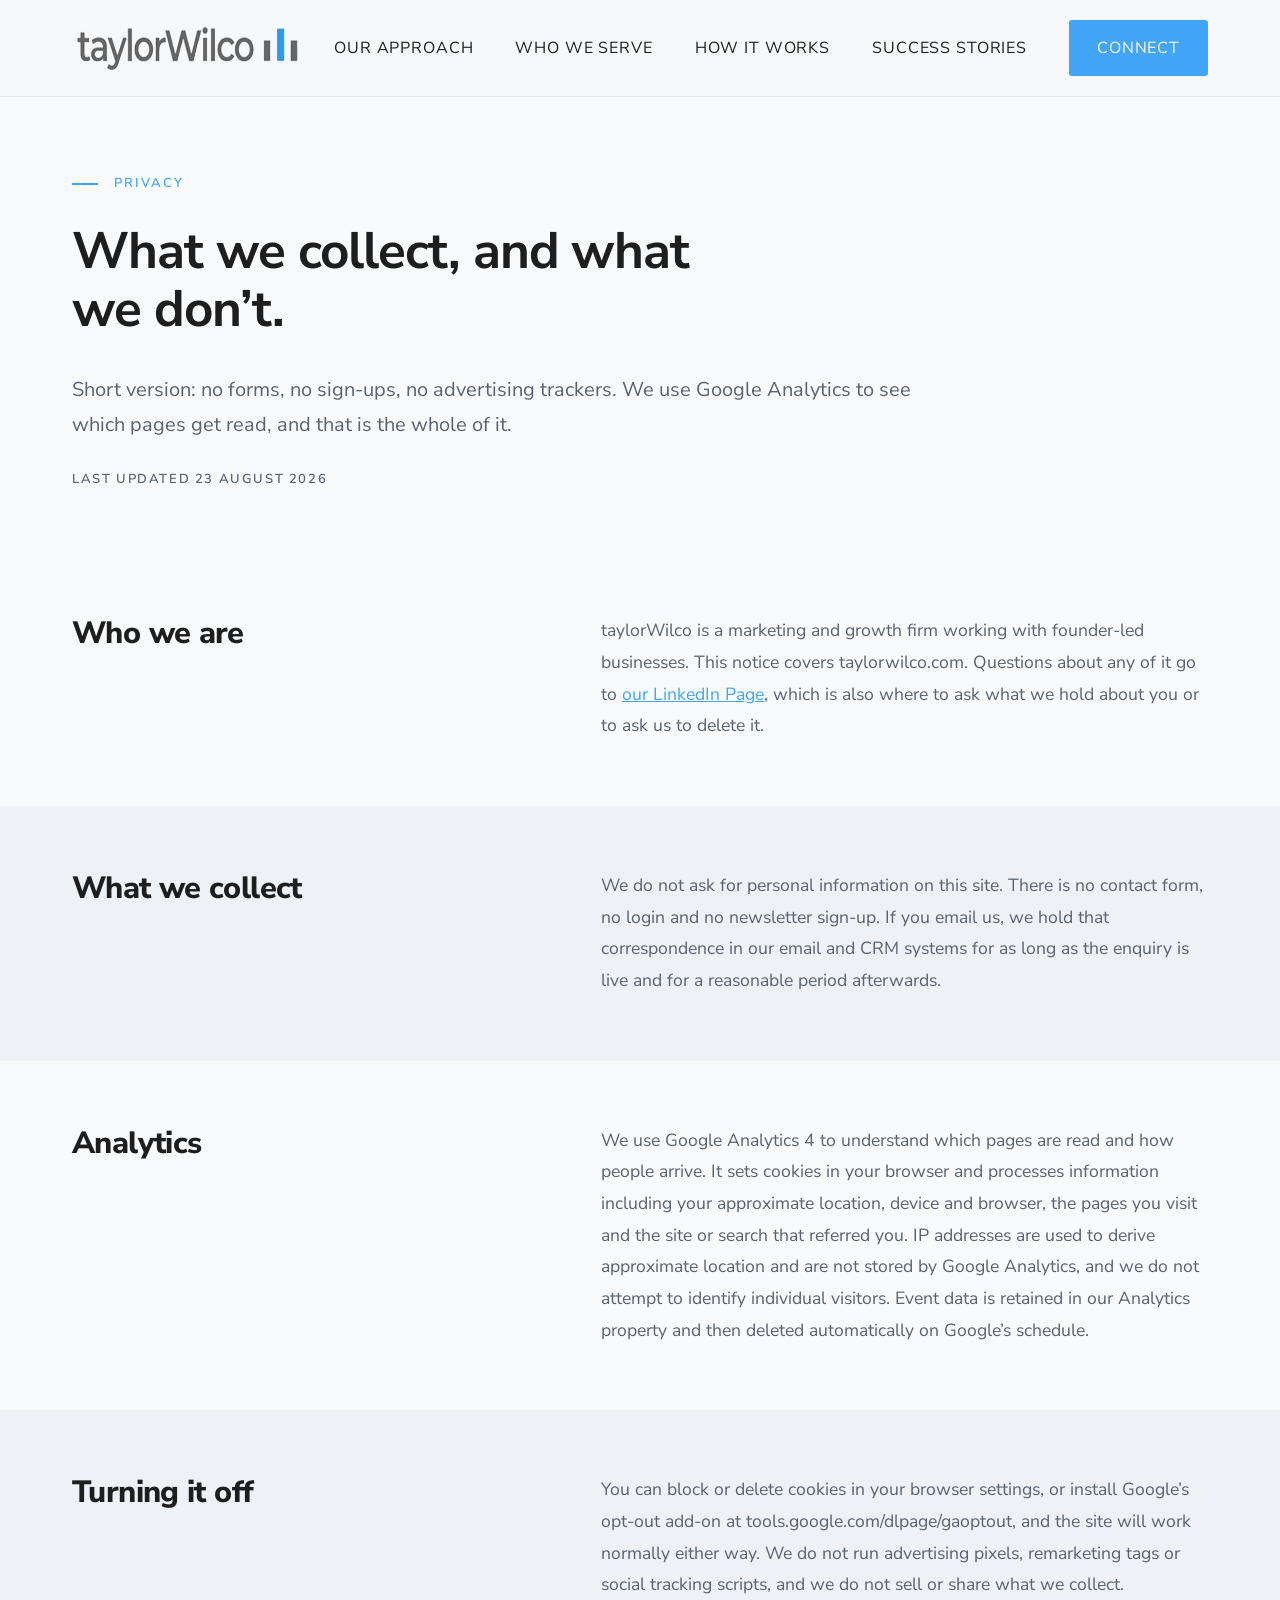
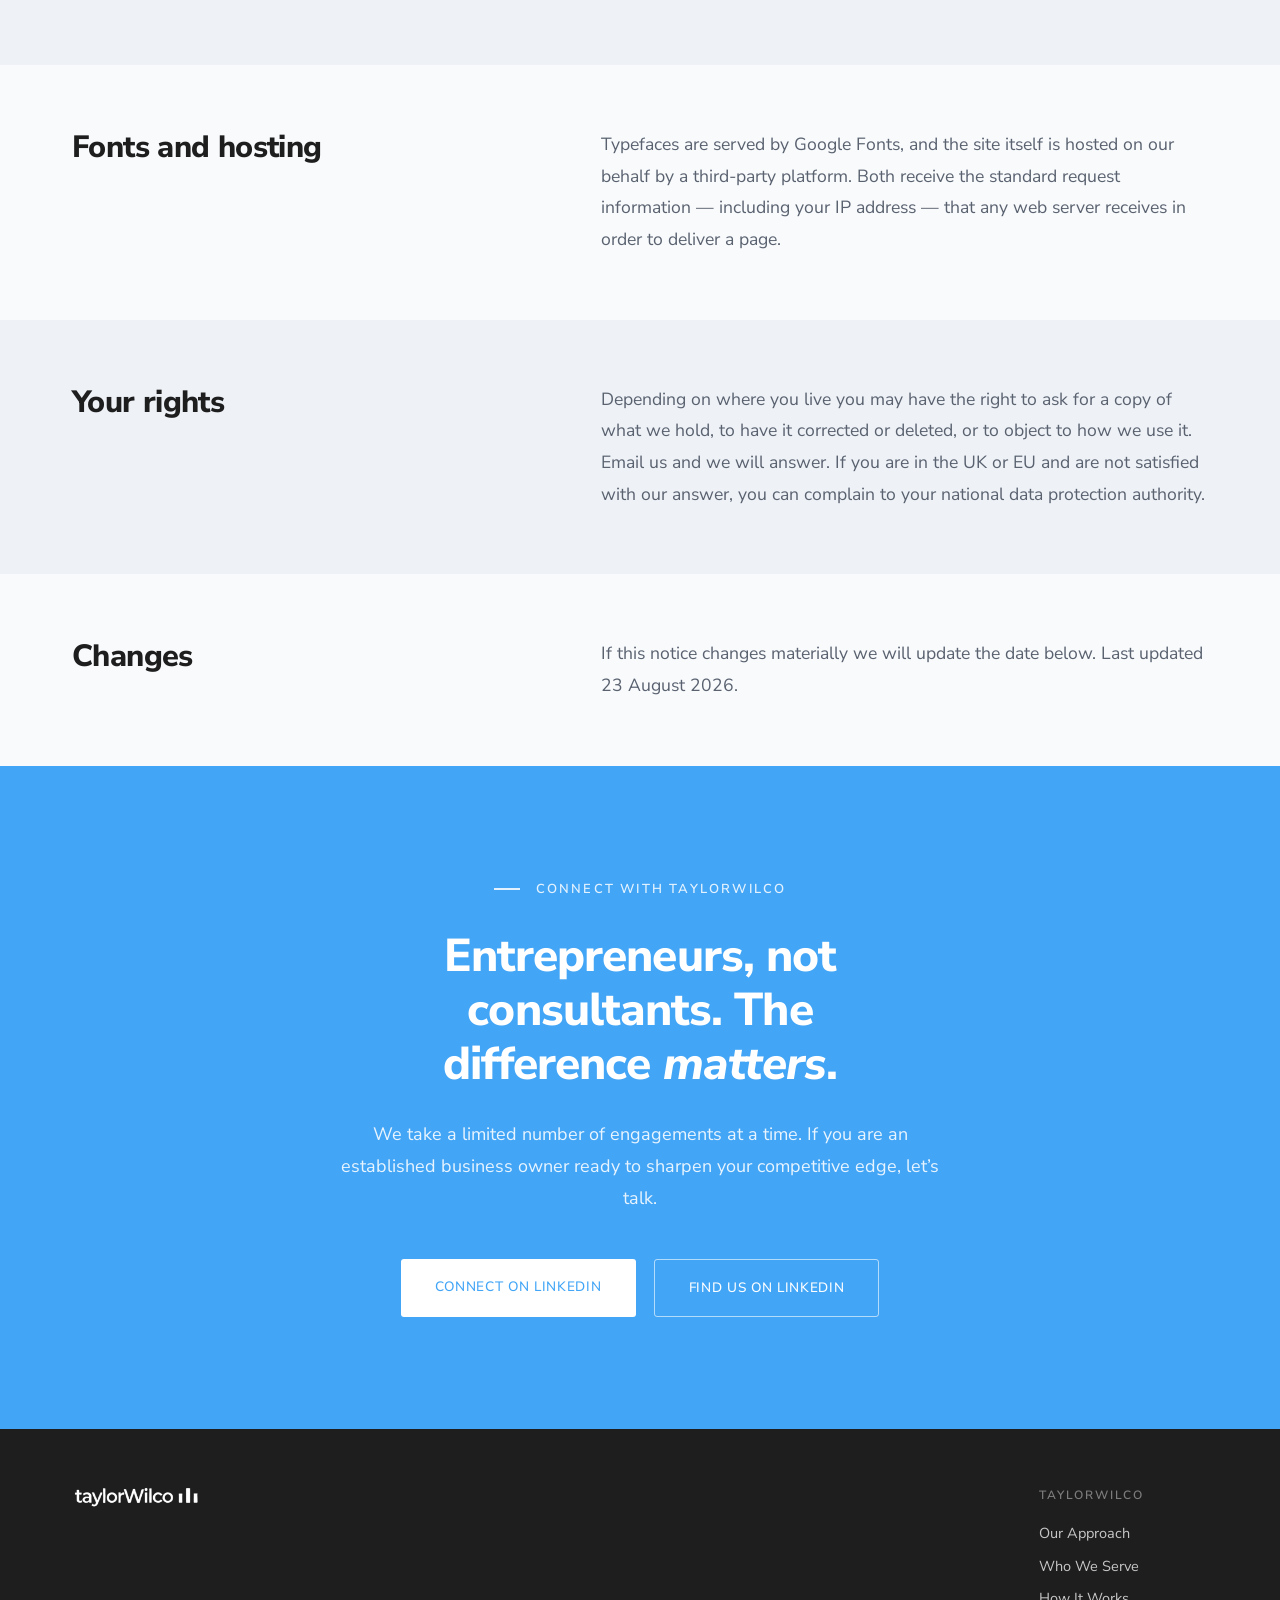
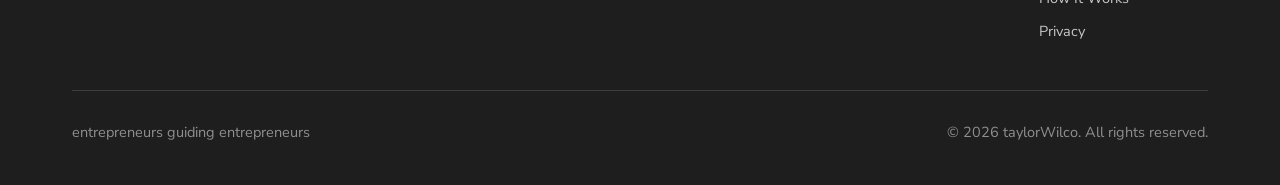
<file: privacy.html>
<!DOCTYPE html>
<html lang="en">
<head>
<meta charset="utf-8">
<meta name="viewport" content="width=device-width, initial-scale=1">
<title>Privacy | taylorWilco</title>
<meta name="description" content="How taylorWilco handles information on taylorwilco.com — what analytics we use, what we do not collect, and how to contact us about it.">
<link rel="canonical" href="https://taylorwilco.com/privacy.html">
<meta property="og:site_name" content="taylorWilco">
<meta property="og:title" content="Privacy | taylorWilco">
<meta property="og:description" content="How taylorWilco handles information on taylorwilco.com — what analytics we use, what we do not collect, and how to contact us about it.">
<meta property="og:url" content="https://taylorwilco.com/privacy.html">
<meta property="og:type" content="article">
<meta property="og:image" content="https://taylorwilco.com/og-default.png">
<meta property="og:image:width" content="1200">
<meta property="og:image:height" content="627">
<meta name="twitter:image" content="https://taylorwilco.com/og-default.png">
<meta name="twitter:title" content="Privacy | taylorWilco">
<meta name="twitter:description" content="How taylorWilco handles information on taylorwilco.com — what analytics we use, what we do not collect, and how to contact us about it.">
<meta name="twitter:card" content="summary_large_image">
<link rel="preconnect" href="https://fonts.googleapis.com">
<link rel="preconnect" href="https://fonts.gstatic.com" crossorigin>
<link rel="preload" as="style" href="https://fonts.googleapis.com/css2?family=Nunito+Sans:ital,wght@0,300;0,400;0,600;0,700;0,800;1,700;1,800&display=swap">
<link rel="stylesheet" href="https://fonts.googleapis.com/css2?family=Nunito+Sans:ital,wght@0,300;0,400;0,600;0,700;0,800;1,700;1,800&display=swap" media="all">
<noscript><link rel="stylesheet" href="https://fonts.googleapis.com/css2?family=Nunito+Sans:ital,wght@0,300;0,400;0,600;0,700;0,800;1,700;1,800&display=swap"></noscript>
<style>
:root{
  --blue:#42A5F6; --blue-dk:#2E90E0;
  --ink:#1E1E1E; --ink-2:#2E2E2E; --ink-3:#4A4A4A;
  --body:#5A6270;
  --paper:#F8FAFC; --paper-2:#EEF2F7; --nav:rgba(247,248,250,.97);
  --line:rgba(74,74,74,.12);
  --pad:112px; --gut:72px;
}
*{box-sizing:border-box}
html{scroll-behavior:smooth}
body{margin:0;background:var(--paper);color:var(--ink);
  font-family:"Nunito Sans",-apple-system,BlinkMacSystemFont,"Segoe UI",sans-serif;
  font-size:17.6px;line-height:1.8;-webkit-font-smoothing:antialiased}
img{max-width:100%;display:block}
a{color:inherit}
.wrap{max-width:1400px;margin:0 auto;padding:0 var(--gut)}

/* ---------- nav ---------- */
.nav{position:fixed;top:0;left:0;right:0;z-index:50;height:97px;
  background:var(--nav);backdrop-filter:saturate(180%) blur(12px);
  border-bottom:1px solid var(--line)}
.nav .wrap{height:100%;display:flex;align-items:center;justify-content:space-between;gap:32px}
.nav .logo img{height:56px;width:auto}
.navlinks{display:flex;align-items:center;gap:42px}
.navlinks a{font-size:16px;font-weight:400;letter-spacing:.86px;text-transform:uppercase;
  color:var(--ink);text-decoration:none;white-space:nowrap;transition:color .18s}
.navlinks a:hover{color:var(--blue)}
.navlinks a.here{color:var(--blue)}
.navlinks a.pill{background:var(--blue);color:#fff;border-radius:3px;padding:14px 28px}
.navlinks a.pill:hover{background:var(--blue-dk);color:#fff}
.burger{display:none;background:none;border:0;padding:8px;cursor:pointer}
.burger span{display:block;width:24px;height:2px;background:var(--ink);margin:5px 0}

/* ---------- type ---------- */
h1,h2,h3{margin:0;letter-spacing:-.02em}
h1{font-size:clamp(40px,5vw,73px);line-height:1.12;font-weight:700}
h1 em{font-style:italic;color:var(--blue);font-weight:700}
h2{font-size:clamp(30px,3.2vw,41px);line-height:1.18;font-weight:800}
h3{font-size:19px;line-height:1.45;font-weight:700;letter-spacing:-.005em}
p{margin:0 0 22px}
.lede{font-size:20px;line-height:1.75;color:var(--body);max-width:44em}
.prose p{color:var(--body)}
.prose p:last-child{margin-bottom:0}
.eyebrow{display:flex;align-items:center;gap:16px;font-size:13px;font-weight:600;
  letter-spacing:2.2px;text-transform:uppercase;color:var(--blue);margin-bottom:28px}
.eyebrow::before{content:"";width:26px;height:2px;background:currentColor;flex:none}
.eyebrow.on-dark{color:rgba(255,255,255,.72)}
.eyebrow.on-blue{color:rgba(255,255,255,.85)}

/* ---------- sections ---------- */
section{padding:var(--pad) 0}
.s-paper{background:var(--paper)}
.s-alt{background:var(--paper-2)}
.s-dark{background:var(--ink-2);color:#fff}
.s-dark p,.s-dark .sub{color:rgba(255,255,255,.68)}
.s-blue{background:var(--blue);color:#fff}
.hero{padding:172px 0 88px;background:var(--paper)}
.hero h1{max-width:21ch}
.hero .lede{margin-top:34px}

/* ---------- fact strip ---------- */
.facts{display:grid;grid-template-columns:repeat(4,1fr);gap:0;margin-top:64px;
  border-top:1px solid var(--line)}
.facts>div{padding:26px 32px 0 32px;border-right:1px solid var(--line)}
.facts>div:first-child{padding-left:0}
.facts>div:last-child{border-right:0}
.facts dt{font-size:12px;font-weight:600;letter-spacing:1.8px;text-transform:uppercase;
  color:var(--blue);margin:0 0 8px}
.facts dd{margin:0;font-size:16.5px;font-weight:600;color:var(--ink);line-height:1.5}

/* ---------- glance strip (dark) ---------- */
.glance{display:grid;grid-template-columns:repeat(4,1fr);gap:48px}
.glance>div>.n{font-size:clamp(38px,4vw,52px);font-weight:800;line-height:1;color:var(--blue);
  letter-spacing:-.03em;margin-bottom:14px}
.glance>div>.l{font-size:15.5px;line-height:1.55;color:rgba(255,255,255,.7)}

/* ---------- split ---------- */
.split{display:grid;grid-template-columns:minmax(0,.85fr) minmax(0,1.15fr);gap:80px;align-items:start}
.split .sub{margin-top:24px;color:var(--body);font-size:17px}

/* ---------- numbered list ---------- */
.steps{display:grid;gap:44px}
.step{display:grid;grid-template-columns:64px minmax(0,1fr);gap:24px;align-items:start}
.step .num{font-size:19px;font-weight:800;color:var(--blue);letter-spacing:.5px;padding-top:1px}
.step p{margin:10px 0 0;color:var(--body);font-size:16.5px;line-height:1.75}
.s-dark .step p{color:rgba(255,255,255,.68)}
.s-dark .step h3{color:#fff}

/* ---------- results ---------- */
.results{display:grid;grid-template-columns:repeat(4,1fr);gap:0;margin-top:64px;
  border-top:1px solid rgba(255,255,255,.16)}
.results>div{padding:34px 34px 0 34px;border-right:1px solid rgba(255,255,255,.16)}
.results>div:first-child{padding-left:0}
.results>div:last-child{border-right:0}
.results>div>.n{font-size:clamp(36px,3.6vw,46px);font-weight:800;color:var(--blue);
  line-height:1;letter-spacing:-.03em}
.results>div>.k{margin:16px 0 8px;font-size:16px;font-weight:700;color:#fff}
.results>div>.d{font-size:15px;line-height:1.6;color:rgba(255,255,255,.6)}
.note-wrap{margin-top:60px;padding-top:34px;border-top:1px solid rgba(255,255,255,.16)}
.note{margin:0;font-size:19px;line-height:1.75;color:rgba(255,255,255,.82);max-width:52em;font-weight:300}

/* ---------- now cards ---------- */
.cards{display:grid;grid-template-columns:repeat(4,1fr);gap:0;margin-top:64px;
  border-top:1px solid var(--line)}
.cards>div{padding:30px 34px 0 34px;border-right:1px solid var(--line)}
.cards>div:first-child{padding-left:0}
.cards>div:last-child{border-right:0}
.cards h3{margin-bottom:12px}
.cards p{color:var(--body);font-size:15.5px;line-height:1.7;margin:0}

/* ---------- story index cards ---------- */
.stories{display:grid;gap:0;margin-top:72px;border-top:1px solid var(--line)}
.story{display:grid;grid-template-columns:minmax(0,1.55fr) minmax(0,1fr);gap:72px;
  padding:52px 0;border-bottom:1px solid var(--line);text-decoration:none;
  transition:background .2s}
.story:hover{background:rgba(66,165,246,.05)}
.story:hover .go{color:var(--blue-dk)}
.story .k{font-size:12.5px;font-weight:600;letter-spacing:1.9px;text-transform:uppercase;
  color:var(--blue);margin-bottom:16px}
.story h2{font-size:clamp(26px,2.7vw,36px);max-width:26ch}
.story p{margin:20px 0 0;color:var(--body);font-size:16.5px;max-width:52em}
.story .go{display:inline-flex;align-items:center;gap:10px;margin-top:26px;font-size:13.6px;
  font-weight:600;letter-spacing:.68px;text-transform:uppercase;color:var(--blue)}
.story .stat{border-left:1px solid var(--line);padding-left:44px;align-self:stretch;
  display:flex;flex-direction:column;justify-content:center}
.story .stat .n{font-size:clamp(40px,4vw,54px);font-weight:800;color:var(--ink);
  line-height:1;letter-spacing:-.03em}
.story .stat .l{margin-top:16px;font-size:15px;line-height:1.6;color:var(--body)}

/* ---------- more stories strip ---------- */
.more{display:grid;grid-template-columns:repeat(2,1fr);gap:0;margin-top:56px;
  border-top:1px solid var(--line)}
.more a{display:block;padding:34px 40px 34px 0;border-right:1px solid var(--line);
  text-decoration:none;transition:background .2s}
.more a:last-child{border-right:0;padding-left:40px}
.more a:hover{background:rgba(66,165,246,.05)}
.more .k{font-size:12px;font-weight:600;letter-spacing:1.8px;text-transform:uppercase;
  color:var(--blue);margin-bottom:12px}
.more h3{font-size:22px;max-width:22ch}
.more span{display:inline-block;margin-top:14px;font-size:13.6px;font-weight:600;
  letter-spacing:.68px;text-transform:uppercase;color:var(--blue)}

/* ---------- cta + footer ---------- */
.cta{text-align:center}
.cta .eyebrow{justify-content:center}
.cta h2{font-size:clamp(32px,3.6vw,46px);max-width:20ch;margin:0 auto}
.cta h2 em{font-style:italic}
.cta p{margin:26px auto 0;max-width:34em;color:rgba(255,255,255,.88);font-size:18px}
.btns{display:flex;gap:18px;justify-content:center;flex-wrap:wrap;margin-top:44px}
.btn{display:inline-block;padding:16px 34px;border-radius:3px;font-size:13.6px;font-weight:500;
  letter-spacing:.68px;text-transform:uppercase;text-decoration:none;transition:.18s}
.btn-solid{background:#fff;color:var(--blue)}
.btn-solid:hover{background:rgba(255,255,255,.9)}
.btn-ghost{border:1px solid rgba(255,255,255,.6);color:#fff}
.btn-ghost:hover{background:rgba(255,255,255,.12)}
.btn-blue{background:var(--blue);color:#fff}
.btn-blue:hover{background:var(--blue-dk)}
.foot{background:var(--ink);color:rgba(255,255,255,.62);padding:56px 0 40px;font-size:14.5px}
.foot img{height:24px;width:auto;filter:brightness(0) invert(1)}
.foot-top{display:grid;grid-template-columns:minmax(0,1fr) auto auto;gap:64px;align-items:start;
  padding-bottom:36px;border-bottom:1px solid rgba(255,255,255,.14)}
.foot-col h4{margin:0 0 16px;font-size:12px;font-weight:600;letter-spacing:1.8px;
  text-transform:uppercase;color:rgba(255,255,255,.42)}
.foot-col a{display:block;margin-bottom:11px;color:rgba(255,255,255,.75);text-decoration:none;
  font-size:14.5px;line-height:1.5;transition:color .16s;white-space:nowrap}
.foot-col a:hover{color:var(--blue)}
.foot-bottom{display:flex;align-items:center;justify-content:space-between;gap:24px;
  flex-wrap:wrap;padding-top:28px}
.foot-bottom span{color:rgba(255,255,255,.5)}
.pubdate{margin-top:26px;font-size:13px;font-weight:600;letter-spacing:1.6px;
  text-transform:uppercase;color:var(--body)}
.backlink{display:inline-flex;align-items:center;gap:10px;font-size:12.5px;font-weight:600;
  letter-spacing:1.8px;text-transform:uppercase;color:var(--body);text-decoration:none;
  margin-bottom:46px}
.backlink:hover{color:var(--blue)}

@media (max-width:1080px){
  :root{--pad:84px;--gut:40px}
  .split{grid-template-columns:1fr;gap:38px}
  .facts,.glance,.results,.cards{grid-template-columns:repeat(2,1fr)}
  .facts>div:nth-child(2n),.results>div:nth-child(2n),.cards>div:nth-child(2n){border-right:0}
  .facts>div:nth-child(n+3),.results>div:nth-child(n+3),.cards>div:nth-child(n+3){margin-top:34px}
  .facts>div:nth-child(2n+1),.results>div:nth-child(2n+1),.cards>div:nth-child(2n+1){padding-left:0}
  .glance{gap:38px}
  .story{grid-template-columns:1fr;gap:34px}
  .story .stat{border-left:0;border-top:1px solid var(--line);padding:28px 0 0}
  .more{grid-template-columns:1fr}
  .more a{border-right:0;border-bottom:1px solid var(--line);padding:30px 0}
  .more a:last-child{border-bottom:0;padding-left:0}
  .foot-top{grid-template-columns:1fr 1fr;gap:36px}
}
@media (max-width:720px){
  :root{--pad:64px;--gut:24px}
  body{font-size:16.5px}
  .hero{padding:140px 0 64px}
  .navlinks{display:none}
  .navlinks.open{display:flex;position:absolute;top:97px;left:0;right:0;flex-direction:column;
    align-items:flex-start;gap:0;background:var(--nav);border-bottom:1px solid var(--line);
    padding:12px 24px 24px}
  .navlinks.open a{padding:14px 0;width:100%}
  .navlinks.open a.pill{margin-top:10px;text-align:center}
  .burger{display:block}
  .facts,.glance,.results,.cards{grid-template-columns:1fr;gap:0}
  .facts>div,.results>div,.cards>div{border-right:0;border-bottom:1px solid var(--line);padding:22px 0!important;margin-top:0!important}
  .results>div{border-bottom-color:rgba(255,255,255,.16)}
  .facts>div:last-child,.results>div:last-child,.cards>div:last-child{border-bottom:0}
  .glance>div{padding:22px 0;border-bottom:1px solid rgba(255,255,255,.16)}
  .glance>div:last-child{border-bottom:0}
  .step{grid-template-columns:1fr;gap:6px}
  .foot-top{grid-template-columns:1fr;gap:30px}
  .foot-col a{white-space:normal}
  .nav{height:72px}
  .nav .logo img{height:38px}
  .navlinks.open{top:72px}
}
.skip-link{position:absolute;left:-9999px}
.skip-link:focus{position:fixed;left:16px;top:16px;z-index:1000;background:#fff;color:#1E1E1E;padding:10px 16px;border:2px solid #42A5F6;border-radius:3px;font-weight:700}

</style>
<link rel="icon" type="image/png" href="/favicon-32.png">
<script type="application/ld+json">{"@context":"https://schema.org","@type":"WebPage","name":"Privacy","url":"https://taylorwilco.com/privacy.html"}</script>
<script async src="https://www.googletagmanager.com/gtag/js?id=G-EMWEF31MQX"></script>
<script>
window.dataLayer=window.dataLayer||[];function gtag(){dataLayer.push(arguments);}
gtag('js',new Date());gtag('config','G-EMWEF31MQX');
</script>
</head>
<body>
<a class="skip-link" href="#main">Skip to content</a>
<nav class="nav">
  <div class="wrap">
    <a class="logo" href="/" aria-label="taylorWilco home"><img src="/taylorwilco-logo-448.png" alt="taylorWilco" width="448" height="84"></a>
    <button class="burger" aria-label="Menu"><span></span><span></span><span></span></button>
    <div class="navlinks">
      <a href="/#philosophy">Our Approach</a>
      <a href="/#serve">Who We Serve</a>
      <a href="/#process">How It Works</a>
      <a href="/stories/">Success Stories</a>
      <a class="pill" href="/#contact">Connect</a>
    </div>
  </div>
</nav>
<main id="main">
<header class="hero" style="padding:172px 0 60px">
  <div class="wrap">
    <div class="eyebrow">Privacy</div>
    <h1 style="font-size:clamp(36px,4vw,58px)">What we collect, and what we don&rsquo;t.</h1>
    <p class="lede">Short version: no forms, no sign-ups, no advertising trackers. We use Google Analytics to see which pages get read, and that is the whole of it.</p>
    <div class="pubdate">Last updated 23 August 2026</div>
  </div>
</header>
<section class="s-paper" style="padding:64px 0">
  <div class="wrap split">
    <div><h2 style="font-size:clamp(24px,2.4vw,31px)">Who we are</h2></div>
    <div class="prose"><p>taylorWilco is a marketing and growth firm working with founder-led businesses. This notice covers taylorwilco.com. Questions about any of it go to <a href="https://www.linkedin.com/company/taylor-wilco/" target="_blank" rel="noopener" style="color:var(--blue)">our LinkedIn Page</a>, which is also where to ask what we hold about you or to ask us to delete it.</p></div>
  </div>
</section>
<section class="s-alt" style="padding:64px 0">
  <div class="wrap split">
    <div><h2 style="font-size:clamp(24px,2.4vw,31px)">What we collect</h2></div>
    <div class="prose"><p>We do not ask for personal information on this site. There is no contact form, no login and no newsletter sign-up. If you email us, we hold that correspondence in our email and CRM systems for as long as the enquiry is live and for a reasonable period afterwards.</p></div>
  </div>
</section>
<section class="s-paper" style="padding:64px 0">
  <div class="wrap split">
    <div><h2 style="font-size:clamp(24px,2.4vw,31px)">Analytics</h2></div>
    <div class="prose"><p>We use Google Analytics 4 to understand which pages are read and how people arrive. It sets cookies in your browser and processes information including your approximate location, device and browser, the pages you visit and the site or search that referred you. IP addresses are used to derive approximate location and are not stored by Google Analytics, and we do not attempt to identify individual visitors. Event data is retained in our Analytics property and then deleted automatically on Google&rsquo;s schedule.</p></div>
  </div>
</section>
<section class="s-alt" style="padding:64px 0">
  <div class="wrap split">
    <div><h2 style="font-size:clamp(24px,2.4vw,31px)">Turning it off</h2></div>
    <div class="prose"><p>You can block or delete cookies in your browser settings, or install Google&rsquo;s opt-out add-on at tools.google.com/dlpage/gaoptout, and the site will work normally either way. We do not run advertising pixels, remarketing tags or social tracking scripts, and we do not sell or share what we collect.</p></div>
  </div>
</section>
<section class="s-paper" style="padding:64px 0">
  <div class="wrap split">
    <div><h2 style="font-size:clamp(24px,2.4vw,31px)">Fonts and hosting</h2></div>
    <div class="prose"><p>Typefaces are served by Google Fonts, and the site itself is hosted on our behalf by a third-party platform. Both receive the standard request information — including your IP address — that any web server receives in order to deliver a page.</p></div>
  </div>
</section>
<section class="s-alt" style="padding:64px 0">
  <div class="wrap split">
    <div><h2 style="font-size:clamp(24px,2.4vw,31px)">Your rights</h2></div>
    <div class="prose"><p>Depending on where you live you may have the right to ask for a copy of what we hold, to have it corrected or deleted, or to object to how we use it. Email us and we will answer. If you are in the UK or EU and are not satisfied with our answer, you can complain to your national data protection authority.</p></div>
  </div>
</section>
<section class="s-paper" style="padding:64px 0">
  <div class="wrap split">
    <div><h2 style="font-size:clamp(24px,2.4vw,31px)">Changes</h2></div>
    <div class="prose"><p>If this notice changes materially we will update the date below. Last updated 23 August 2026.</p></div>
  </div>
</section>
<section class="s-blue cta">
  <div class="wrap">
    <div class="eyebrow on-blue">Connect with taylorWilco</div>
    <h2>Entrepreneurs, not consultants. The difference <em>matters</em>.</h2>
    <p>We take a limited number of engagements at a time. If you are an established business owner ready to sharpen your competitive edge, let&rsquo;s talk.</p>
    <div class="btns">
      <a class="btn btn-solid" href="https://www.linkedin.com/company/taylor-wilco/" target="_blank" rel="noopener">Connect on LinkedIn</a>
      <a class="btn btn-ghost" href="https://www.linkedin.com/company/taylor-wilco/" target="_blank" rel="noopener">Find us on LinkedIn</a>
    </div>
  </div>
</section>
</main>
<footer class="foot">
  <div class="wrap">
    <div class="foot-top">
      <div><img src="/taylorwilco-logo-448.png" alt="taylorWilco" width="448" height="84"></div>
      <div class="foot-col">
        <h4>taylorWilco</h4>
        <a href="/#philosophy">Our Approach</a>
        <a href="/#serve">Who We Serve</a>
        <a href="/#process">How It Works</a>
        <a href="/privacy.html">Privacy</a>
      </div>
    </div>
    <div class="foot-bottom">
      <span>entrepreneurs guiding entrepreneurs</span>
      <span>&copy; 2026 taylorWilco. All rights reserved.</span>
    </div>
  </div>
</footer>
<script>
document.querySelector('.burger').addEventListener('click',function(){
  document.querySelector('.navlinks').classList.toggle('open');
});
document.addEventListener('click',function(e){
  var a=e.target.closest&&e.target.closest('a');
  if(!a||typeof gtag!=='function')return;
  var h=a.getAttribute('href')||'';
  if(h.indexOf('linkedin.com/company/taylor-wilco/')>-1){
    gtag('event','contact_click',{link_text:(a.textContent||'').trim(),page_path:location.pathname});
  }else if(h.indexOf('linkedin.com')>-1){
    gtag('event','linkedin_click',{page_path:location.pathname});
  }
});
</script>
</body>
</html>
</file>
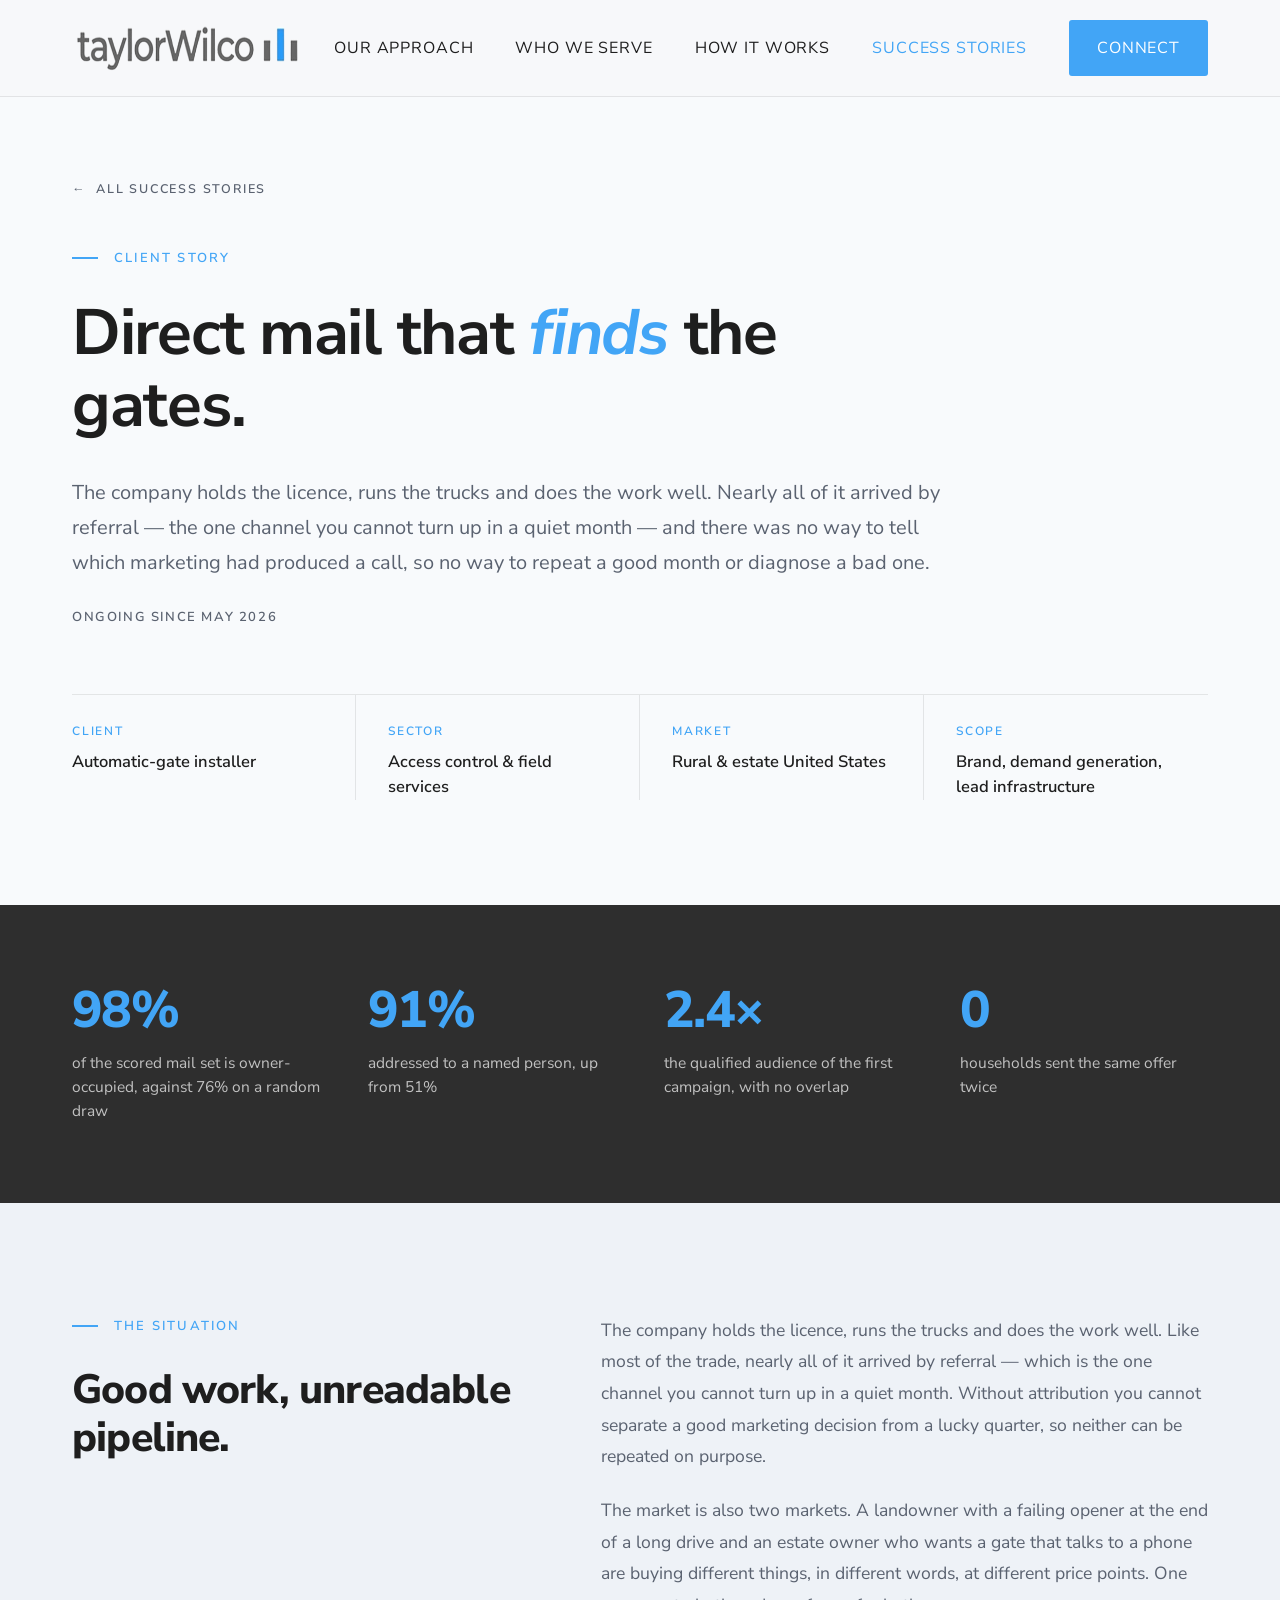
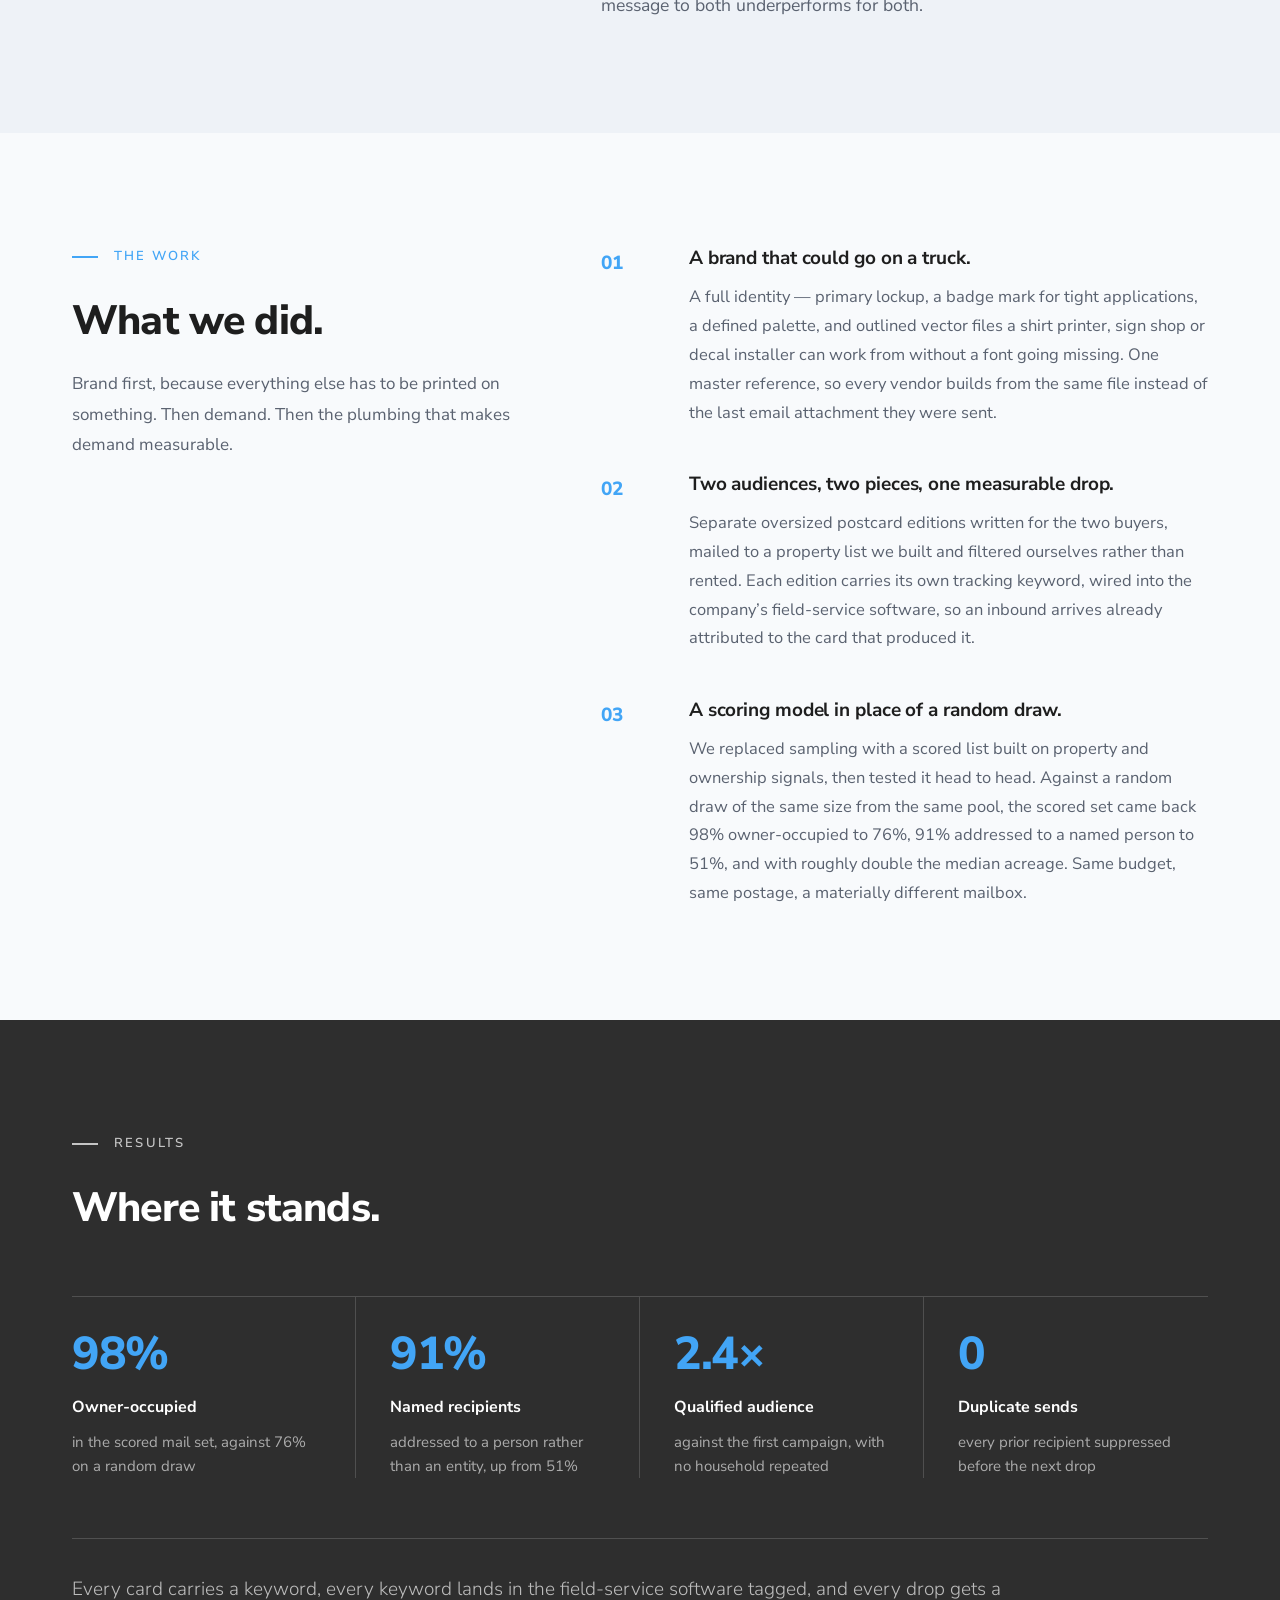
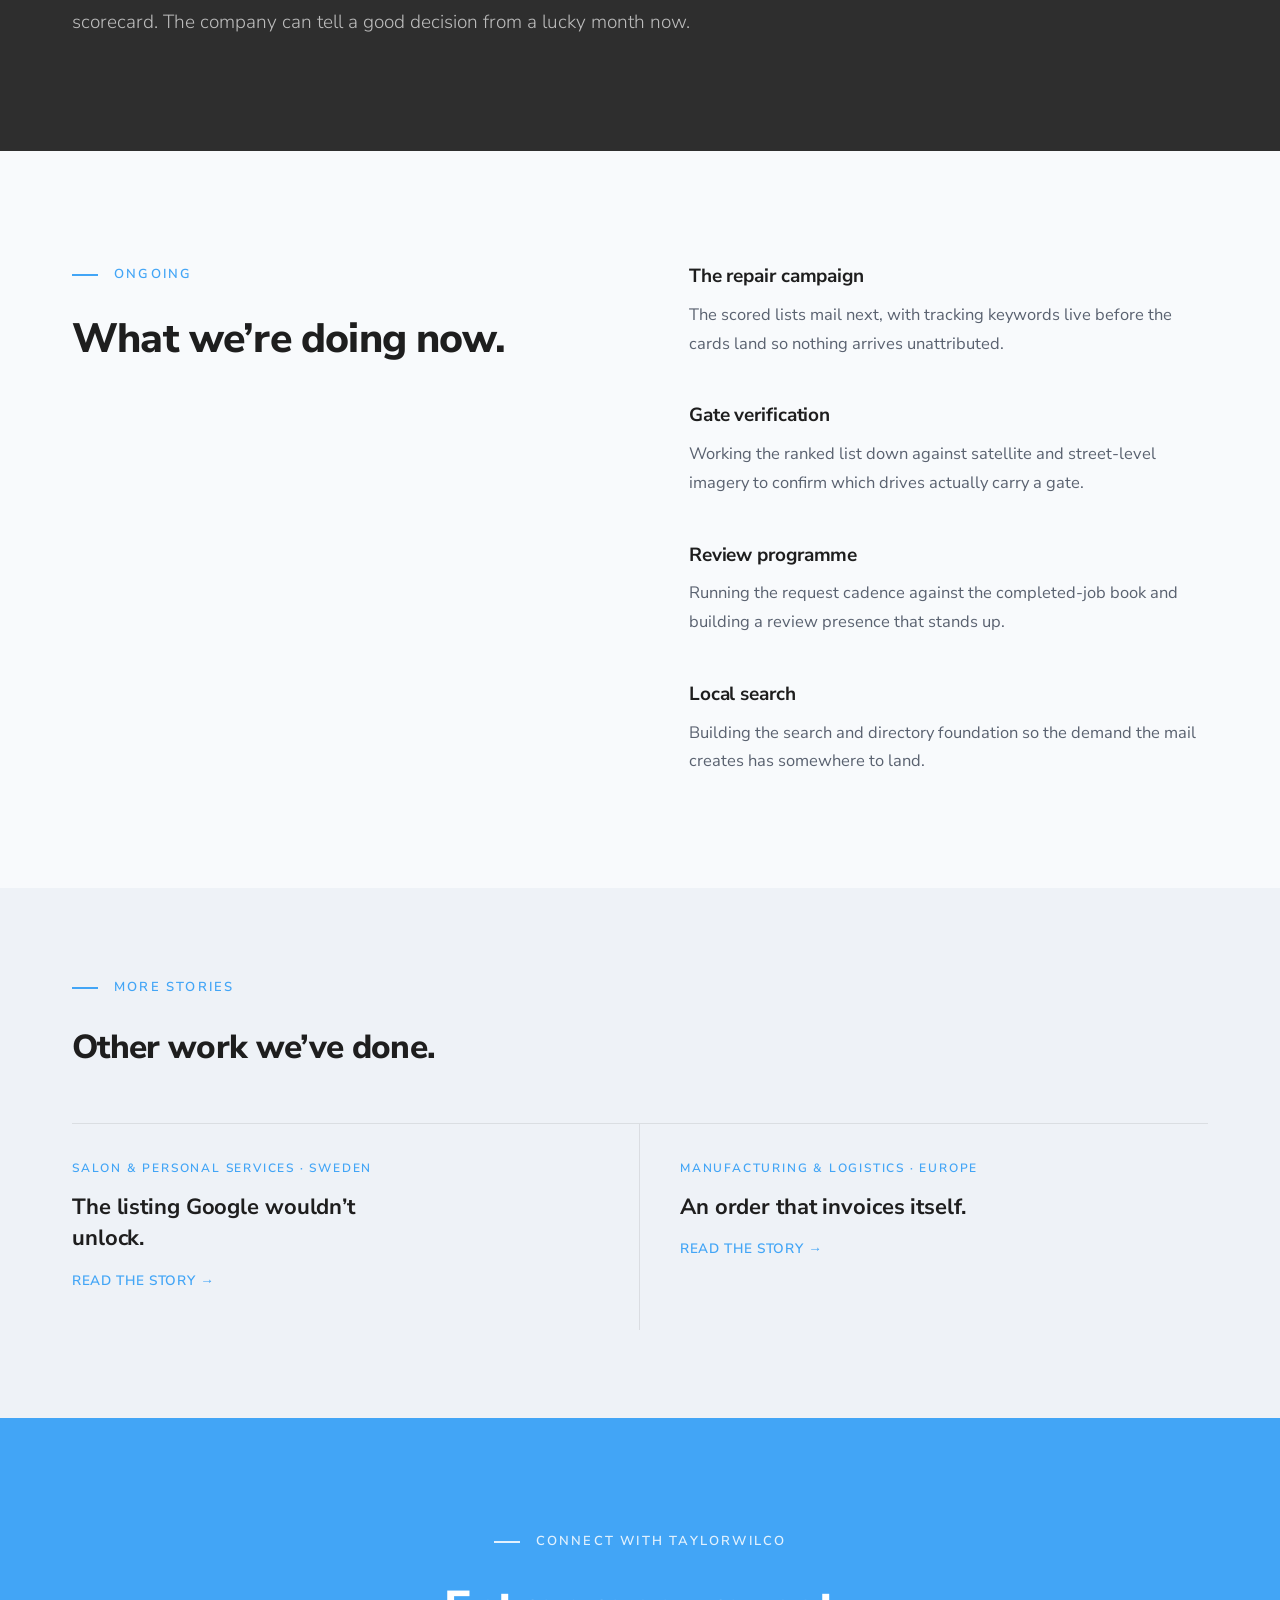
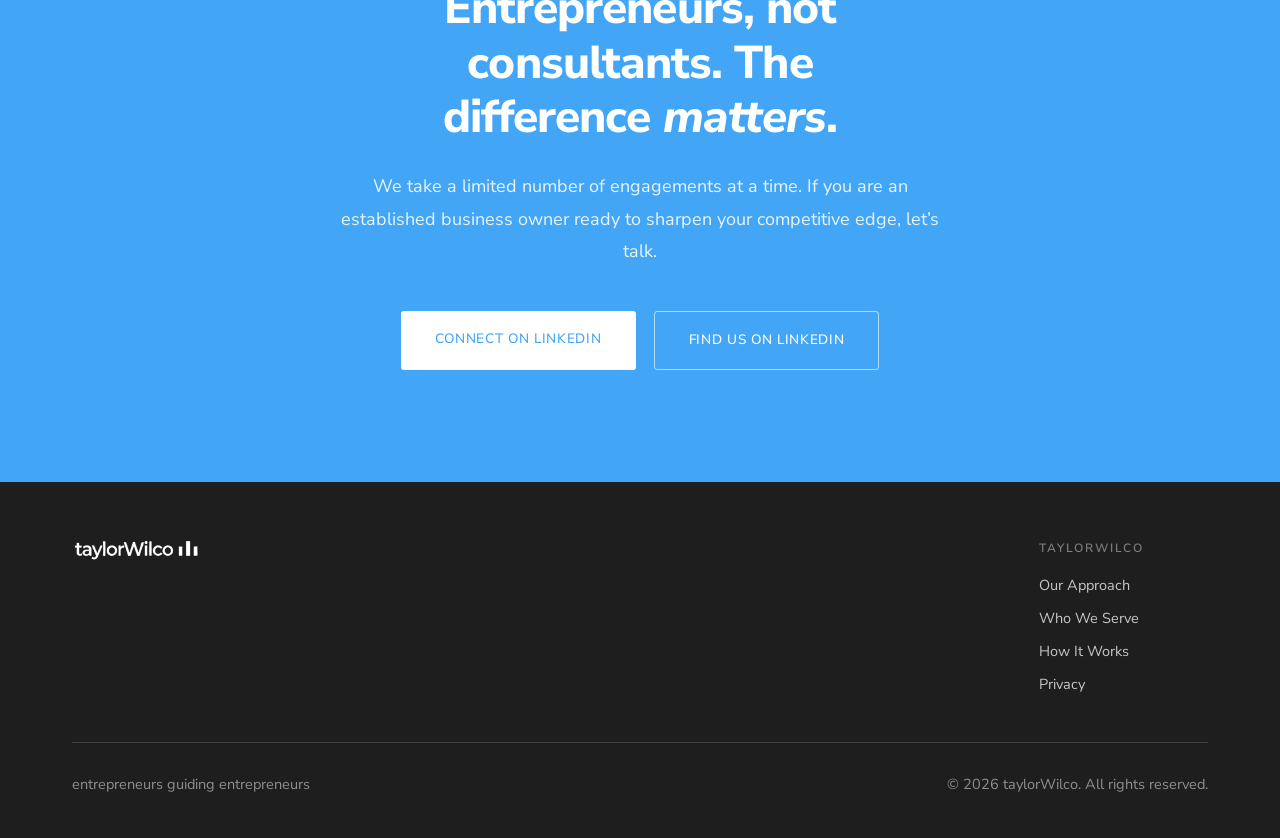
<file: stories/gate-installer-direct-mail.html>
<!DOCTYPE html>
<html lang="en">
<head>
<meta charset="utf-8">
<meta name="viewport" content="width=device-width, initial-scale=1">
<title>Direct mail that finds the gates | taylorWilco</title>
<meta name="description" content="An established gate installer ran on referral alone. How we built the brand, the mail programme and the tracking that made demand repeatable.">
<link rel="canonical" href="https://taylorwilco.com/stories/gate-installer-direct-mail.html">
<meta property="og:site_name" content="taylorWilco">
<meta property="og:title" content="Direct mail that finds the gates | taylorWilco">
<meta property="og:description" content="An established gate installer ran on referral alone. How we built the brand, the mail programme and the tracking that made demand repeatable.">
<meta property="og:url" content="https://taylorwilco.com/stories/gate-installer-direct-mail.html">
<meta property="og:type" content="article">
<meta property="og:image" content="https://taylorwilco.com/og-gates.png">
<meta property="og:image:width" content="1200">
<meta property="og:image:height" content="627">
<meta name="twitter:image" content="https://taylorwilco.com/og-gates.png">
<meta name="twitter:title" content="Direct mail that finds the gates | taylorWilco">
<meta name="twitter:description" content="An established gate installer ran on referral alone. How we built the brand, the mail programme and the tracking that made demand repeatable.">
<meta name="twitter:card" content="summary_large_image">
<link rel="preconnect" href="https://fonts.googleapis.com">
<link rel="preconnect" href="https://fonts.gstatic.com" crossorigin>
<link rel="preload" as="style" href="https://fonts.googleapis.com/css2?family=Nunito+Sans:ital,wght@0,300;0,400;0,600;0,700;0,800;1,700;1,800&display=swap">
<link rel="stylesheet" href="https://fonts.googleapis.com/css2?family=Nunito+Sans:ital,wght@0,300;0,400;0,600;0,700;0,800;1,700;1,800&display=swap" media="all">
<noscript><link rel="stylesheet" href="https://fonts.googleapis.com/css2?family=Nunito+Sans:ital,wght@0,300;0,400;0,600;0,700;0,800;1,700;1,800&display=swap"></noscript>
<style>
:root{
  --blue:#42A5F6; --blue-dk:#2E90E0;
  --ink:#1E1E1E; --ink-2:#2E2E2E; --ink-3:#4A4A4A;
  --body:#5A6270;
  --paper:#F8FAFC; --paper-2:#EEF2F7; --nav:rgba(247,248,250,.97);
  --line:rgba(74,74,74,.12);
  --pad:112px; --gut:72px;
}
*{box-sizing:border-box}
html{scroll-behavior:smooth}
body{margin:0;background:var(--paper);color:var(--ink);
  font-family:"Nunito Sans",-apple-system,BlinkMacSystemFont,"Segoe UI",sans-serif;
  font-size:17.6px;line-height:1.8;-webkit-font-smoothing:antialiased}
img{max-width:100%;display:block}
a{color:inherit}
.wrap{max-width:1400px;margin:0 auto;padding:0 var(--gut)}

/* ---------- nav ---------- */
.nav{position:fixed;top:0;left:0;right:0;z-index:50;height:97px;
  background:var(--nav);backdrop-filter:saturate(180%) blur(12px);
  border-bottom:1px solid var(--line)}
.nav .wrap{height:100%;display:flex;align-items:center;justify-content:space-between;gap:32px}
.nav .logo img{height:56px;width:auto}
.navlinks{display:flex;align-items:center;gap:42px}
.navlinks a{font-size:16px;font-weight:400;letter-spacing:.86px;text-transform:uppercase;
  color:var(--ink);text-decoration:none;white-space:nowrap;transition:color .18s}
.navlinks a:hover{color:var(--blue)}
.navlinks a.here{color:var(--blue)}
.navlinks a.pill{background:var(--blue);color:#fff;border-radius:3px;padding:14px 28px}
.navlinks a.pill:hover{background:var(--blue-dk);color:#fff}
.burger{display:none;background:none;border:0;padding:8px;cursor:pointer}
.burger span{display:block;width:24px;height:2px;background:var(--ink);margin:5px 0}

/* ---------- type ---------- */
h1,h2,h3{margin:0;letter-spacing:-.02em}
h1{font-size:clamp(40px,5vw,73px);line-height:1.12;font-weight:700}
h1 em{font-style:italic;color:var(--blue);font-weight:700}
h2{font-size:clamp(30px,3.2vw,41px);line-height:1.18;font-weight:800}
h3{font-size:19px;line-height:1.45;font-weight:700;letter-spacing:-.005em}
p{margin:0 0 22px}
.lede{font-size:20px;line-height:1.75;color:var(--body);max-width:44em}
.prose p{color:var(--body)}
.prose p:last-child{margin-bottom:0}
.eyebrow{display:flex;align-items:center;gap:16px;font-size:13px;font-weight:600;
  letter-spacing:2.2px;text-transform:uppercase;color:var(--blue);margin-bottom:28px}
.eyebrow::before{content:"";width:26px;height:2px;background:currentColor;flex:none}
.eyebrow.on-dark{color:rgba(255,255,255,.72)}
.eyebrow.on-blue{color:rgba(255,255,255,.85)}

/* ---------- sections ---------- */
section{padding:var(--pad) 0}
.s-paper{background:var(--paper)}
.s-alt{background:var(--paper-2)}
.s-dark{background:var(--ink-2);color:#fff}
.s-dark p,.s-dark .sub{color:rgba(255,255,255,.68)}
.s-blue{background:var(--blue);color:#fff}
.hero{padding:172px 0 88px;background:var(--paper)}
.hero h1{max-width:21ch}
.hero .lede{margin-top:34px}

/* ---------- fact strip ---------- */
.facts{display:grid;grid-template-columns:repeat(4,1fr);gap:0;margin-top:64px;
  border-top:1px solid var(--line)}
.facts>div{padding:26px 32px 0 32px;border-right:1px solid var(--line)}
.facts>div:first-child{padding-left:0}
.facts>div:last-child{border-right:0}
.facts dt{font-size:12px;font-weight:600;letter-spacing:1.8px;text-transform:uppercase;
  color:var(--blue);margin:0 0 8px}
.facts dd{margin:0;font-size:16.5px;font-weight:600;color:var(--ink);line-height:1.5}

/* ---------- glance strip (dark) ---------- */
.glance{display:grid;grid-template-columns:repeat(4,1fr);gap:48px}
.glance>div>.n{font-size:clamp(38px,4vw,52px);font-weight:800;line-height:1;color:var(--blue);
  letter-spacing:-.03em;margin-bottom:14px}
.glance>div>.l{font-size:15.5px;line-height:1.55;color:rgba(255,255,255,.7)}

/* ---------- split ---------- */
.split{display:grid;grid-template-columns:minmax(0,.85fr) minmax(0,1.15fr);gap:80px;align-items:start}
.split .sub{margin-top:24px;color:var(--body);font-size:17px}

/* ---------- numbered list ---------- */
.steps{display:grid;gap:44px}
.step{display:grid;grid-template-columns:64px minmax(0,1fr);gap:24px;align-items:start}
.step .num{font-size:19px;font-weight:800;color:var(--blue);letter-spacing:.5px;padding-top:1px}
.step p{margin:10px 0 0;color:var(--body);font-size:16.5px;line-height:1.75}
.s-dark .step p{color:rgba(255,255,255,.68)}
.s-dark .step h3{color:#fff}

/* ---------- results ---------- */
.results{display:grid;grid-template-columns:repeat(4,1fr);gap:0;margin-top:64px;
  border-top:1px solid rgba(255,255,255,.16)}
.results>div{padding:34px 34px 0 34px;border-right:1px solid rgba(255,255,255,.16)}
.results>div:first-child{padding-left:0}
.results>div:last-child{border-right:0}
.results>div>.n{font-size:clamp(36px,3.6vw,46px);font-weight:800;color:var(--blue);
  line-height:1;letter-spacing:-.03em}
.results>div>.k{margin:16px 0 8px;font-size:16px;font-weight:700;color:#fff}
.results>div>.d{font-size:15px;line-height:1.6;color:rgba(255,255,255,.6)}
.note-wrap{margin-top:60px;padding-top:34px;border-top:1px solid rgba(255,255,255,.16)}
.note{margin:0;font-size:19px;line-height:1.75;color:rgba(255,255,255,.82);max-width:52em;font-weight:300}

/* ---------- now cards ---------- */
.cards{display:grid;grid-template-columns:repeat(4,1fr);gap:0;margin-top:64px;
  border-top:1px solid var(--line)}
.cards>div{padding:30px 34px 0 34px;border-right:1px solid var(--line)}
.cards>div:first-child{padding-left:0}
.cards>div:last-child{border-right:0}
.cards h3{margin-bottom:12px}
.cards p{color:var(--body);font-size:15.5px;line-height:1.7;margin:0}

/* ---------- story index cards ---------- */
.stories{display:grid;gap:0;margin-top:72px;border-top:1px solid var(--line)}
.story{display:grid;grid-template-columns:minmax(0,1.55fr) minmax(0,1fr);gap:72px;
  padding:52px 0;border-bottom:1px solid var(--line);text-decoration:none;
  transition:background .2s}
.story:hover{background:rgba(66,165,246,.05)}
.story:hover .go{color:var(--blue-dk)}
.story .k{font-size:12.5px;font-weight:600;letter-spacing:1.9px;text-transform:uppercase;
  color:var(--blue);margin-bottom:16px}
.story h2{font-size:clamp(26px,2.7vw,36px);max-width:26ch}
.story p{margin:20px 0 0;color:var(--body);font-size:16.5px;max-width:52em}
.story .go{display:inline-flex;align-items:center;gap:10px;margin-top:26px;font-size:13.6px;
  font-weight:600;letter-spacing:.68px;text-transform:uppercase;color:var(--blue)}
.story .stat{border-left:1px solid var(--line);padding-left:44px;align-self:stretch;
  display:flex;flex-direction:column;justify-content:center}
.story .stat .n{font-size:clamp(40px,4vw,54px);font-weight:800;color:var(--ink);
  line-height:1;letter-spacing:-.03em}
.story .stat .l{margin-top:16px;font-size:15px;line-height:1.6;color:var(--body)}

/* ---------- more stories strip ---------- */
.more{display:grid;grid-template-columns:repeat(2,1fr);gap:0;margin-top:56px;
  border-top:1px solid var(--line)}
.more a{display:block;padding:34px 40px 34px 0;border-right:1px solid var(--line);
  text-decoration:none;transition:background .2s}
.more a:last-child{border-right:0;padding-left:40px}
.more a:hover{background:rgba(66,165,246,.05)}
.more .k{font-size:12px;font-weight:600;letter-spacing:1.8px;text-transform:uppercase;
  color:var(--blue);margin-bottom:12px}
.more h3{font-size:22px;max-width:22ch}
.more span{display:inline-block;margin-top:14px;font-size:13.6px;font-weight:600;
  letter-spacing:.68px;text-transform:uppercase;color:var(--blue)}

/* ---------- cta + footer ---------- */
.cta{text-align:center}
.cta .eyebrow{justify-content:center}
.cta h2{font-size:clamp(32px,3.6vw,46px);max-width:20ch;margin:0 auto}
.cta h2 em{font-style:italic}
.cta p{margin:26px auto 0;max-width:34em;color:rgba(255,255,255,.88);font-size:18px}
.btns{display:flex;gap:18px;justify-content:center;flex-wrap:wrap;margin-top:44px}
.btn{display:inline-block;padding:16px 34px;border-radius:3px;font-size:13.6px;font-weight:500;
  letter-spacing:.68px;text-transform:uppercase;text-decoration:none;transition:.18s}
.btn-solid{background:#fff;color:var(--blue)}
.btn-solid:hover{background:rgba(255,255,255,.9)}
.btn-ghost{border:1px solid rgba(255,255,255,.6);color:#fff}
.btn-ghost:hover{background:rgba(255,255,255,.12)}
.btn-blue{background:var(--blue);color:#fff}
.btn-blue:hover{background:var(--blue-dk)}
.foot{background:var(--ink);color:rgba(255,255,255,.62);padding:56px 0 40px;font-size:14.5px}
.foot img{height:24px;width:auto;filter:brightness(0) invert(1)}
.foot-top{display:grid;grid-template-columns:minmax(0,1fr) auto auto;gap:64px;align-items:start;
  padding-bottom:36px;border-bottom:1px solid rgba(255,255,255,.14)}
.foot-col h4{margin:0 0 16px;font-size:12px;font-weight:600;letter-spacing:1.8px;
  text-transform:uppercase;color:rgba(255,255,255,.42)}
.foot-col a{display:block;margin-bottom:11px;color:rgba(255,255,255,.75);text-decoration:none;
  font-size:14.5px;line-height:1.5;transition:color .16s;white-space:nowrap}
.foot-col a:hover{color:var(--blue)}
.foot-bottom{display:flex;align-items:center;justify-content:space-between;gap:24px;
  flex-wrap:wrap;padding-top:28px}
.foot-bottom span{color:rgba(255,255,255,.5)}
.pubdate{margin-top:26px;font-size:13px;font-weight:600;letter-spacing:1.6px;
  text-transform:uppercase;color:var(--body)}
.backlink{display:inline-flex;align-items:center;gap:10px;font-size:12.5px;font-weight:600;
  letter-spacing:1.8px;text-transform:uppercase;color:var(--body);text-decoration:none;
  margin-bottom:46px}
.backlink:hover{color:var(--blue)}

@media (max-width:1080px){
  :root{--pad:84px;--gut:40px}
  .split{grid-template-columns:1fr;gap:38px}
  .facts,.glance,.results,.cards{grid-template-columns:repeat(2,1fr)}
  .facts>div:nth-child(2n),.results>div:nth-child(2n),.cards>div:nth-child(2n){border-right:0}
  .facts>div:nth-child(n+3),.results>div:nth-child(n+3),.cards>div:nth-child(n+3){margin-top:34px}
  .facts>div:nth-child(2n+1),.results>div:nth-child(2n+1),.cards>div:nth-child(2n+1){padding-left:0}
  .glance{gap:38px}
  .story{grid-template-columns:1fr;gap:34px}
  .story .stat{border-left:0;border-top:1px solid var(--line);padding:28px 0 0}
  .more{grid-template-columns:1fr}
  .more a{border-right:0;border-bottom:1px solid var(--line);padding:30px 0}
  .more a:last-child{border-bottom:0;padding-left:0}
  .foot-top{grid-template-columns:1fr 1fr;gap:36px}
}
@media (max-width:720px){
  :root{--pad:64px;--gut:24px}
  body{font-size:16.5px}
  .hero{padding:140px 0 64px}
  .navlinks{display:none}
  .navlinks.open{display:flex;position:absolute;top:97px;left:0;right:0;flex-direction:column;
    align-items:flex-start;gap:0;background:var(--nav);border-bottom:1px solid var(--line);
    padding:12px 24px 24px}
  .navlinks.open a{padding:14px 0;width:100%}
  .navlinks.open a.pill{margin-top:10px;text-align:center}
  .burger{display:block}
  .facts,.glance,.results,.cards{grid-template-columns:1fr;gap:0}
  .facts>div,.results>div,.cards>div{border-right:0;border-bottom:1px solid var(--line);padding:22px 0!important;margin-top:0!important}
  .results>div{border-bottom-color:rgba(255,255,255,.16)}
  .facts>div:last-child,.results>div:last-child,.cards>div:last-child{border-bottom:0}
  .glance>div{padding:22px 0;border-bottom:1px solid rgba(255,255,255,.16)}
  .glance>div:last-child{border-bottom:0}
  .step{grid-template-columns:1fr;gap:6px}
  .foot-top{grid-template-columns:1fr;gap:30px}
  .foot-col a{white-space:normal}
  .nav{height:72px}
  .nav .logo img{height:38px}
  .navlinks.open{top:72px}
}
.skip-link{position:absolute;left:-9999px}
.skip-link:focus{position:fixed;left:16px;top:16px;z-index:1000;background:#fff;color:#1E1E1E;padding:10px 16px;border:2px solid #42A5F6;border-radius:3px;font-weight:700}

</style>
<link rel="icon" type="image/png" href="/favicon-32.png">
<script type="application/ld+json">{"@context":"https://schema.org","@type":"Article","headline":"Direct mail that finds the gates.","description":"An established gate installer ran on referral alone. How we built the brand, the mail programme and the tracking that made demand repeatable.","url":"https://taylorwilco.com/stories/gate-installer-direct-mail.html","image":"https://taylorwilco.com/og-gates.png","datePublished":"2026-08-23","dateModified":"2026-08-23","author":{"@type":"Organization","name":"taylorWilco"},"publisher":{"@type":"Organization","name":"taylorWilco","logo":{"@type":"ImageObject","url":"https://taylorwilco.com/taylorwilco-logo-448.png"}}}</script>
<script async src="https://www.googletagmanager.com/gtag/js?id=G-EMWEF31MQX"></script>
<script>
window.dataLayer=window.dataLayer||[];function gtag(){dataLayer.push(arguments);}
gtag('js',new Date());gtag('config','G-EMWEF31MQX');
</script>
</head>
<body>
<a class="skip-link" href="#main">Skip to content</a>
<nav class="nav">
  <div class="wrap">
    <a class="logo" href="/" aria-label="taylorWilco home"><img src="/taylorwilco-logo-448.png" alt="taylorWilco" width="448" height="84"></a>
    <button class="burger" aria-label="Menu"><span></span><span></span><span></span></button>
    <div class="navlinks">
      <a href="/#philosophy">Our Approach</a>
      <a href="/#serve">Who We Serve</a>
      <a href="/#process">How It Works</a>
      <a href="/stories/" class="here">Success Stories</a>
      <a class="pill" href="/#contact">Connect</a>
    </div>
  </div>
</nav>
<main id="main">
<header class="hero">
  <div class="wrap">
    <a class="backlink" href="/stories/">&larr;&nbsp; All success stories</a>
    <div class="eyebrow">Client story</div>
    <h1>Direct mail that <em>finds</em> the gates.</h1>
    <p class="lede">The company holds the licence, runs the trucks and does the work well. Nearly all of it arrived by referral &mdash; the one channel you cannot turn up in a quiet month &mdash; and there was no way to tell which marketing had produced a call, so no way to repeat a good month or diagnose a bad one.</p>
    <div class="pubdate">Ongoing since May 2026</div>
    <dl class="facts"><div><dt>Client</dt><dd>Automatic-gate installer</dd></div><div><dt>Sector</dt><dd>Access control &amp; field services</dd></div><div><dt>Market</dt><dd>Rural &amp; estate United States</dd></div><div><dt>Scope</dt><dd>Brand, demand generation, lead infrastructure</dd></div></dl>
  </div>
</header>

<section class="s-dark" style="padding:80px 0">
  <div class="wrap"><div class="glance"><div><div class="n">98%</div><div class="l">of the scored mail set is owner-occupied, against 76% on a random draw</div></div><div><div class="n">91%</div><div class="l">addressed to a named person, up from 51%</div></div><div><div class="n">2.4&times;</div><div class="l">the qualified audience of the first campaign, with no overlap</div></div><div><div class="n">0</div><div class="l">households sent the same offer twice</div></div></div></div>
</section>

<section class="s-alt">
  <div class="wrap split">
    <div><div class="eyebrow">The situation</div><h2>Good work, unreadable pipeline.</h2></div>
    <div class="prose"><p>The company holds the licence, runs the trucks and does the work well. Like most of the trade, nearly all of it arrived by referral — which is the one channel you cannot turn up in a quiet month. Without attribution you cannot separate a good marketing decision from a lucky quarter, so neither can be repeated on purpose.</p><p>The market is also two markets. A landowner with a failing opener at the end of a long drive and an estate owner who wants a gate that talks to a phone are buying different things, in different words, at different price points. One message to both underperforms for both.</p></div>
  </div>
</section>

<section class="s-paper">
  <div class="wrap split">
    <div><div class="eyebrow">The work</div><h2>What we did.</h2>
      <p class="sub">Brand first, because everything else has to be printed on something. Then demand. Then the plumbing that makes demand measurable.</p></div>
    <div class="steps"><div class="step"><div class="num">01</div><div><h3>A brand that could go on a truck.</h3><p>A full identity — primary lockup, a badge mark for tight applications, a defined palette, and outlined vector files a shirt printer, sign shop or decal installer can work from without a font going missing. One master reference, so every vendor builds from the same file instead of the last email attachment they were sent.</p></div></div><div class="step"><div class="num">02</div><div><h3>Two audiences, two pieces, one measurable drop.</h3><p>Separate oversized postcard editions written for the two buyers, mailed to a property list we built and filtered ourselves rather than rented. Each edition carries its own tracking keyword, wired into the company’s field-service software, so an inbound arrives already attributed to the card that produced it.</p></div></div><div class="step"><div class="num">03</div><div><h3>A scoring model in place of a random draw.</h3><p>We replaced sampling with a scored list built on property and ownership signals, then tested it head to head. Against a random draw of the same size from the same pool, the scored set came back 98% owner-occupied to 76%, 91% addressed to a named person to 51%, and with roughly double the median acreage. Same budget, same postage, a materially different mailbox.</p></div></div></div>
  </div>
</section>

<section class="s-dark">
  <div class="wrap">
    <div class="eyebrow on-dark">Results</div>
    <h2>Where it stands.</h2>
    <div class="results"><div><div class="n">98%</div><div class="k">Owner-occupied</div><div class="d">in the scored mail set, against 76% on a random draw</div></div><div><div class="n">91%</div><div class="k">Named recipients</div><div class="d">addressed to a person rather than an entity, up from 51%</div></div><div><div class="n">2.4&times;</div><div class="k">Qualified audience</div><div class="d">against the first campaign, with no household repeated</div></div><div><div class="n">0</div><div class="k">Duplicate sends</div><div class="d">every prior recipient suppressed before the next drop</div></div></div>
    <div class="note-wrap"><p class="note">Every card carries a keyword, every keyword lands in the field-service software tagged, and every drop gets a scorecard. The company can tell a good decision from a lucky month now.</p></div>
  </div>
</section>

<section class="s-paper">
  <div class="wrap split">
    <div><div class="eyebrow">Ongoing</div><h2>What we&rsquo;re doing now.</h2></div>
    <div class="steps"><div class="step"><div class="num">&nbsp;</div><div><h3>The repair campaign</h3><p>The scored lists mail next, with tracking keywords live before the cards land so nothing arrives unattributed.</p></div></div><div class="step"><div class="num">&nbsp;</div><div><h3>Gate verification</h3><p>Working the ranked list down against satellite and street-level imagery to confirm which drives actually carry a gate.</p></div></div><div class="step"><div class="num">&nbsp;</div><div><h3>Review programme</h3><p>Running the request cadence against the completed-job book and building a review presence that stands up.</p></div></div><div class="step"><div class="num">&nbsp;</div><div><h3>Local search</h3><p>Building the search and directory foundation so the demand the mail creates has somewhere to land.</p></div></div></div>
  </div>
</section>

<section class="s-alt" style="padding:88px 0">
  <div class="wrap">
    <div class="eyebrow">More stories</div>
    <h2 style="font-size:clamp(26px,2.6vw,34px)">Other work we&rsquo;ve done.</h2>
    <div class="more"><a href="/stories/salon-google-profile.html"><div class="k">Salon &amp; personal services &middot; Sweden</div><h3>The listing Google wouldn’t unlock.</h3><span>Read the story &rarr;</span></a><a href="/stories/label-manufacturer-order-automation.html"><div class="k">Manufacturing &amp; logistics &middot; Europe</div><h3>An order that invoices itself.</h3><span>Read the story &rarr;</span></a></div>
  </div>
</section>

<section class="s-blue cta">
  <div class="wrap">
    <div class="eyebrow on-blue">Connect with taylorWilco</div>
    <h2>Entrepreneurs, not consultants. The difference <em>matters</em>.</h2>
    <p>We take a limited number of engagements at a time. If you are an established business owner ready to sharpen your competitive edge, let&rsquo;s talk.</p>
    <div class="btns">
      <a class="btn btn-solid" href="https://www.linkedin.com/company/taylor-wilco/" target="_blank" rel="noopener">Connect on LinkedIn</a>
      <a class="btn btn-ghost" href="https://www.linkedin.com/company/taylor-wilco/" target="_blank" rel="noopener">Find us on LinkedIn</a>
    </div>
  </div>
</section>
</main>
<footer class="foot">
  <div class="wrap">
    <div class="foot-top">
      <div><img src="/taylorwilco-logo-448.png" alt="taylorWilco" width="448" height="84"></div>
      <div class="foot-col">
        <h4>taylorWilco</h4>
        <a href="/#philosophy">Our Approach</a>
        <a href="/#serve">Who We Serve</a>
        <a href="/#process">How It Works</a>
        <a href="/privacy.html">Privacy</a>
      </div>
    </div>
    <div class="foot-bottom">
      <span>entrepreneurs guiding entrepreneurs</span>
      <span>&copy; 2026 taylorWilco. All rights reserved.</span>
    </div>
  </div>
</footer>
<script>
document.querySelector('.burger').addEventListener('click',function(){
  document.querySelector('.navlinks').classList.toggle('open');
});
document.addEventListener('click',function(e){
  var a=e.target.closest&&e.target.closest('a');
  if(!a||typeof gtag!=='function')return;
  var h=a.getAttribute('href')||'';
  if(h.indexOf('linkedin.com/company/taylor-wilco/')>-1){
    gtag('event','contact_click',{link_text:(a.textContent||'').trim(),page_path:location.pathname});
  }else if(h.indexOf('linkedin.com')>-1){
    gtag('event','linkedin_click',{page_path:location.pathname});
  }
});
</script>
</body>
</html>
</file>
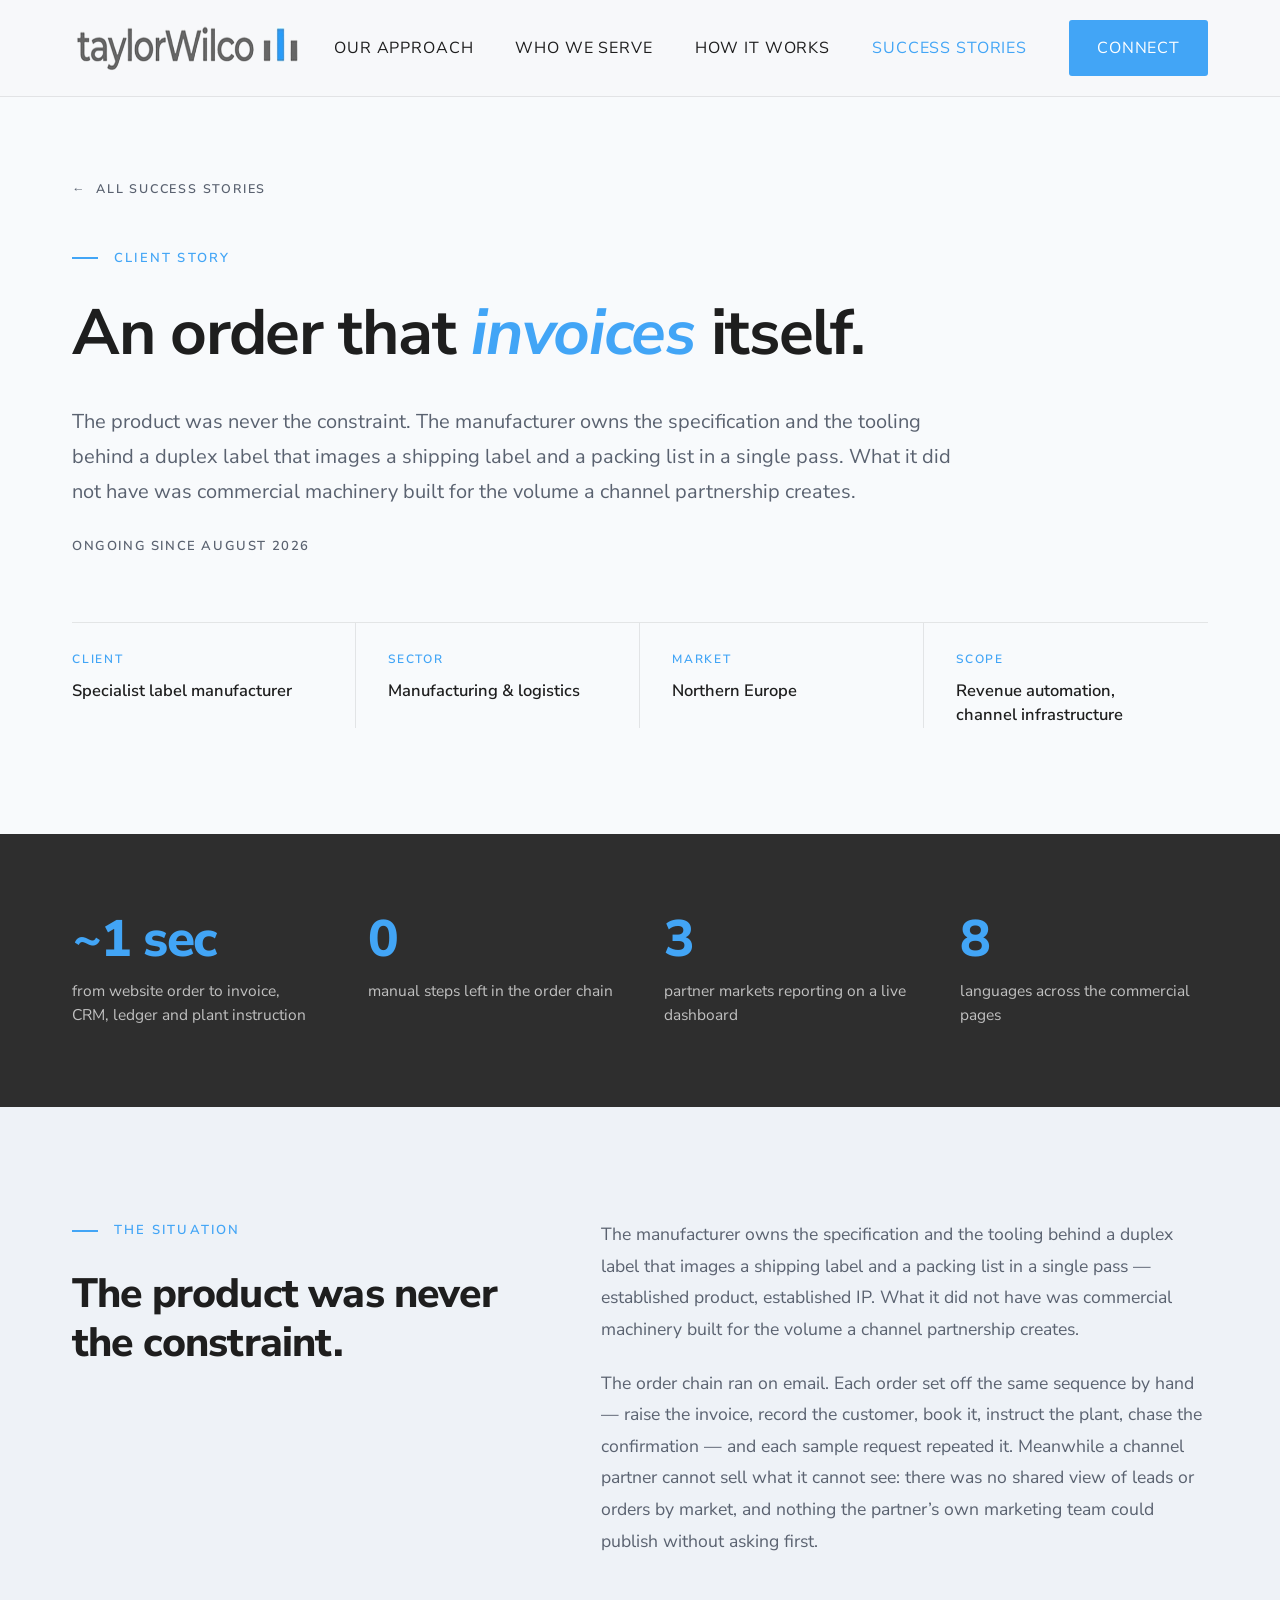
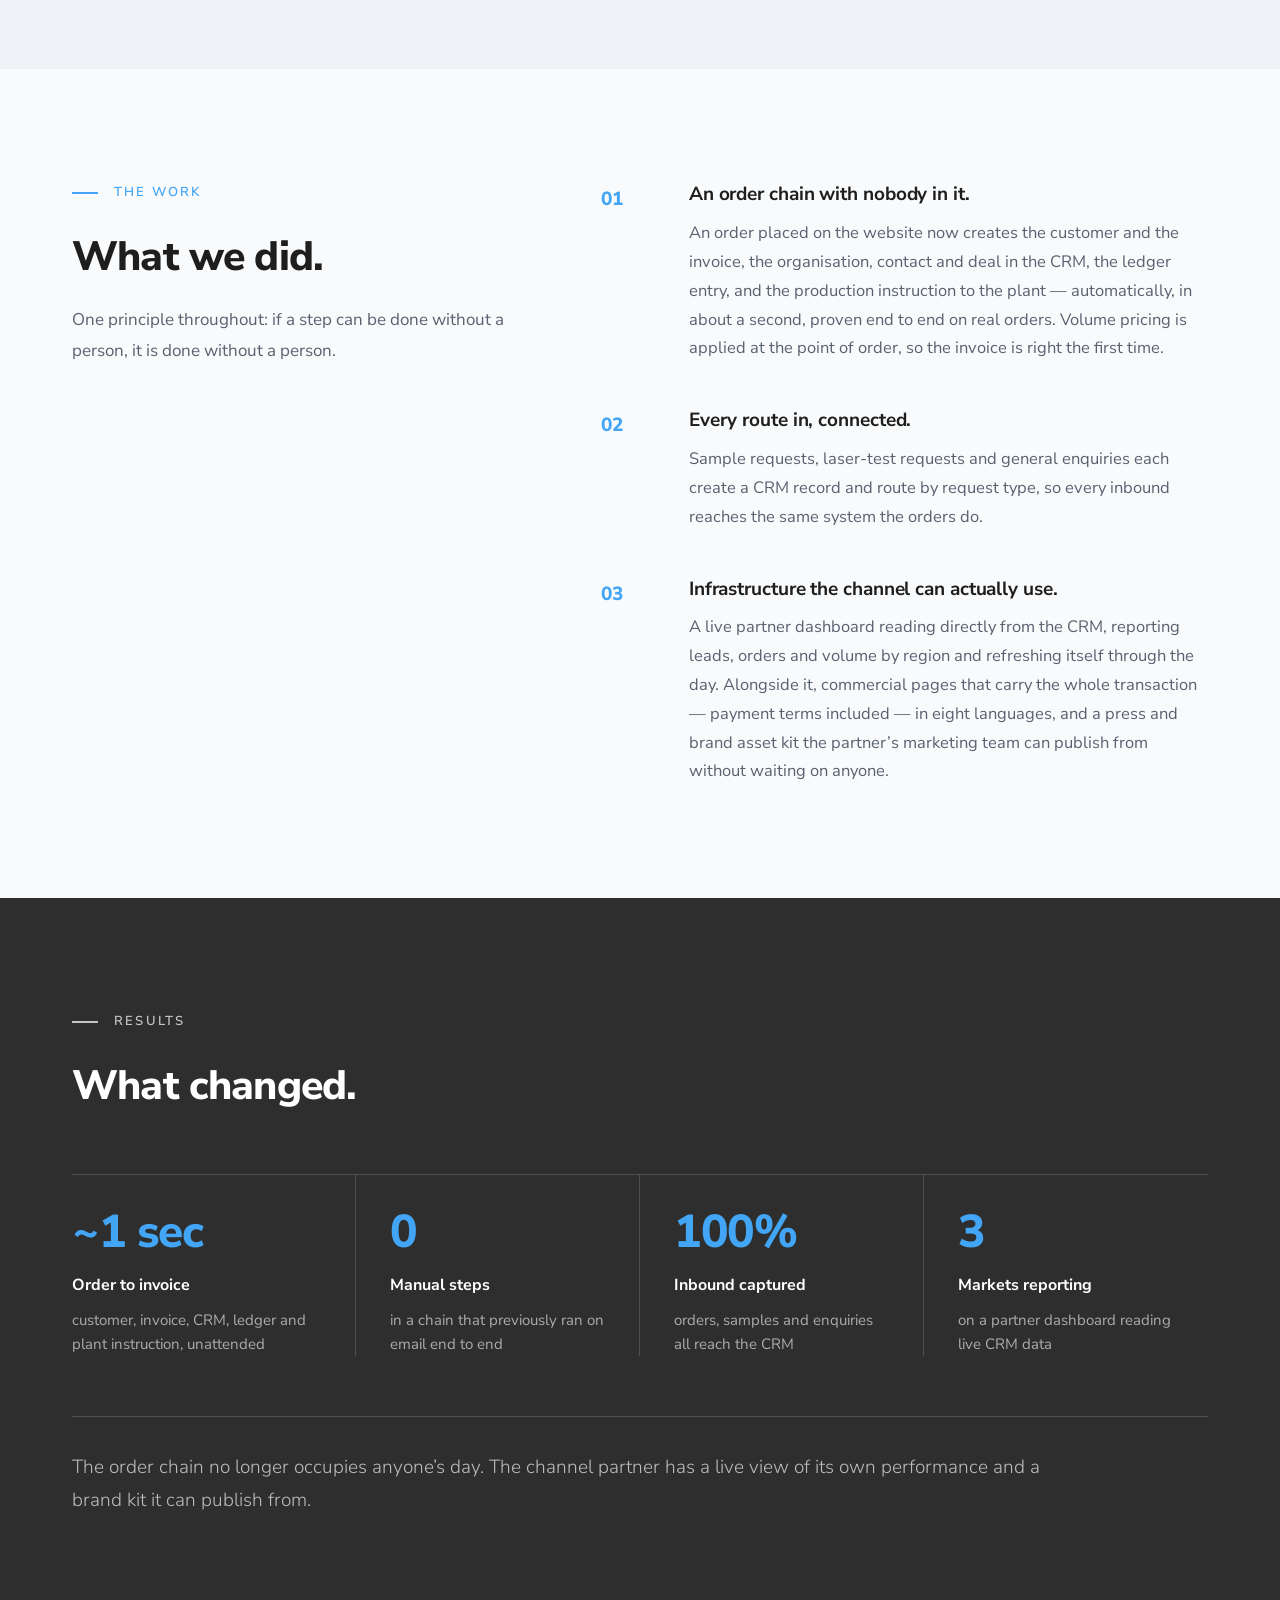
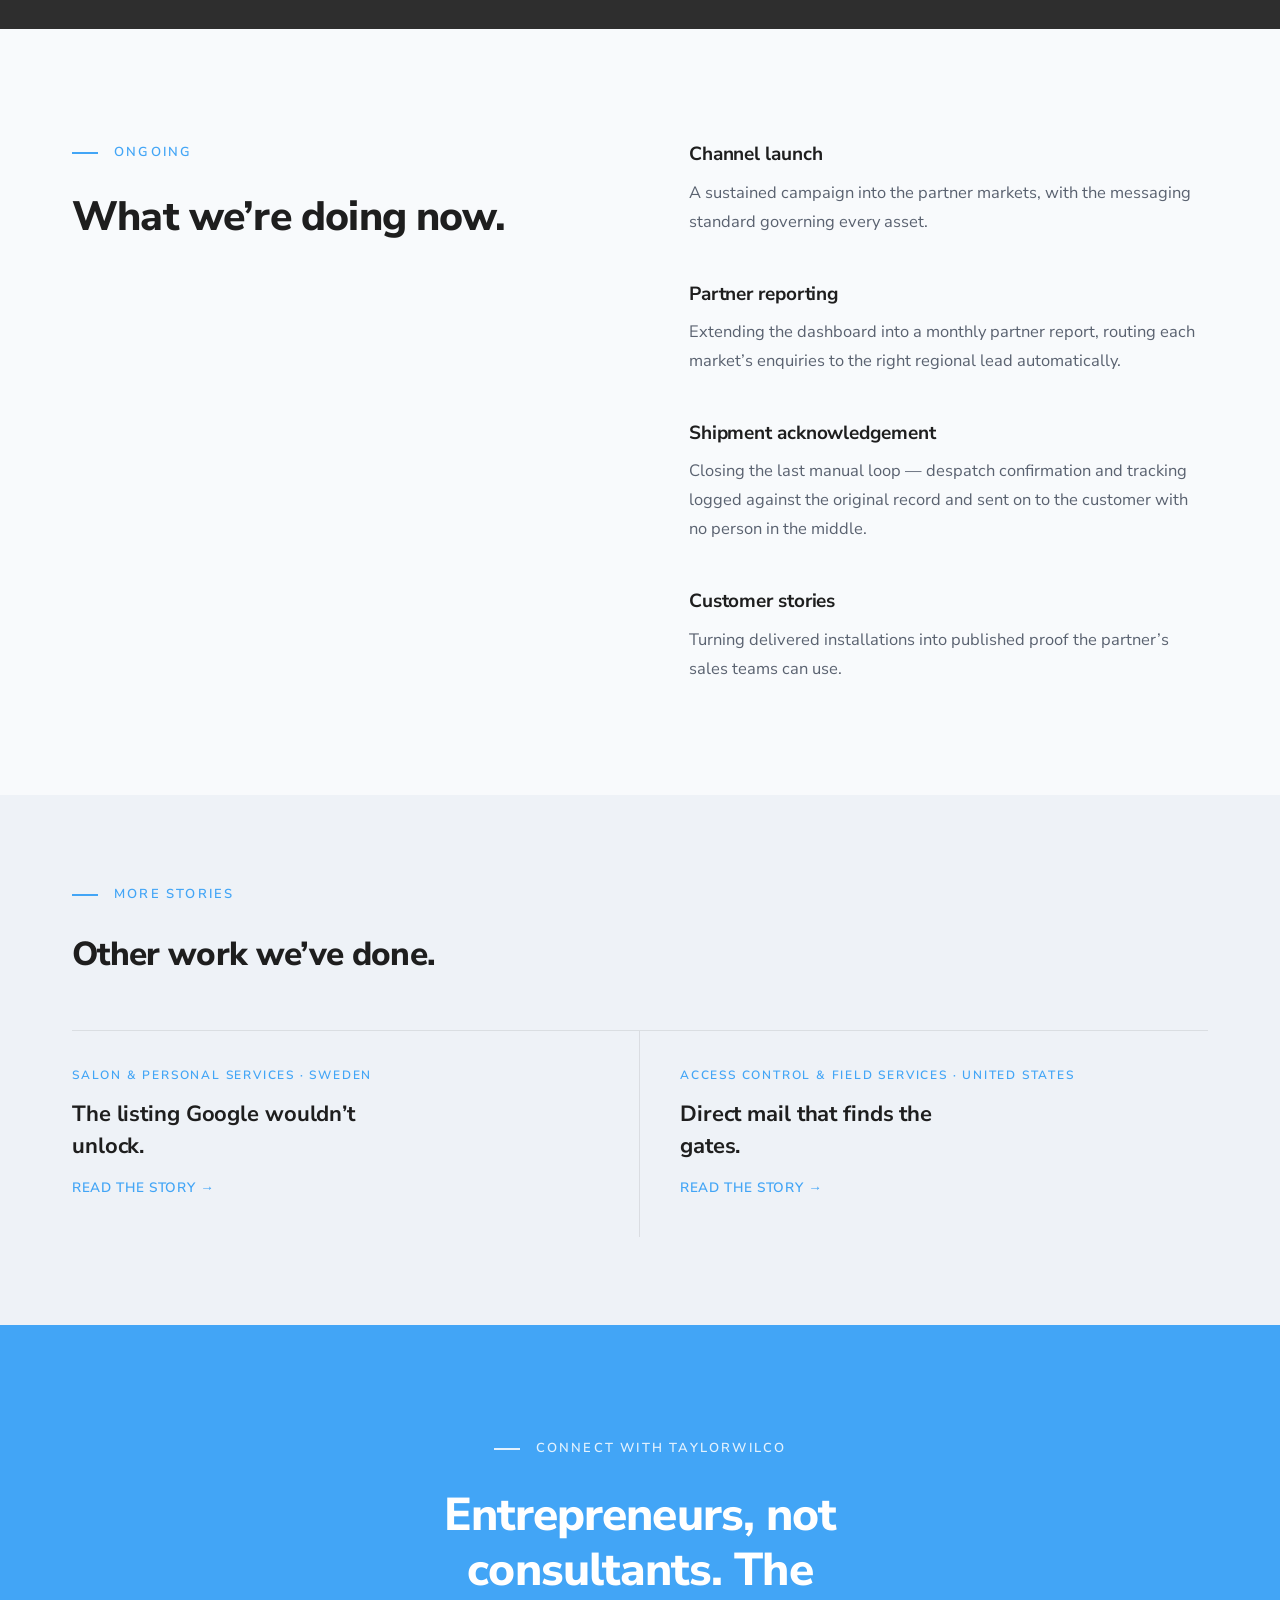
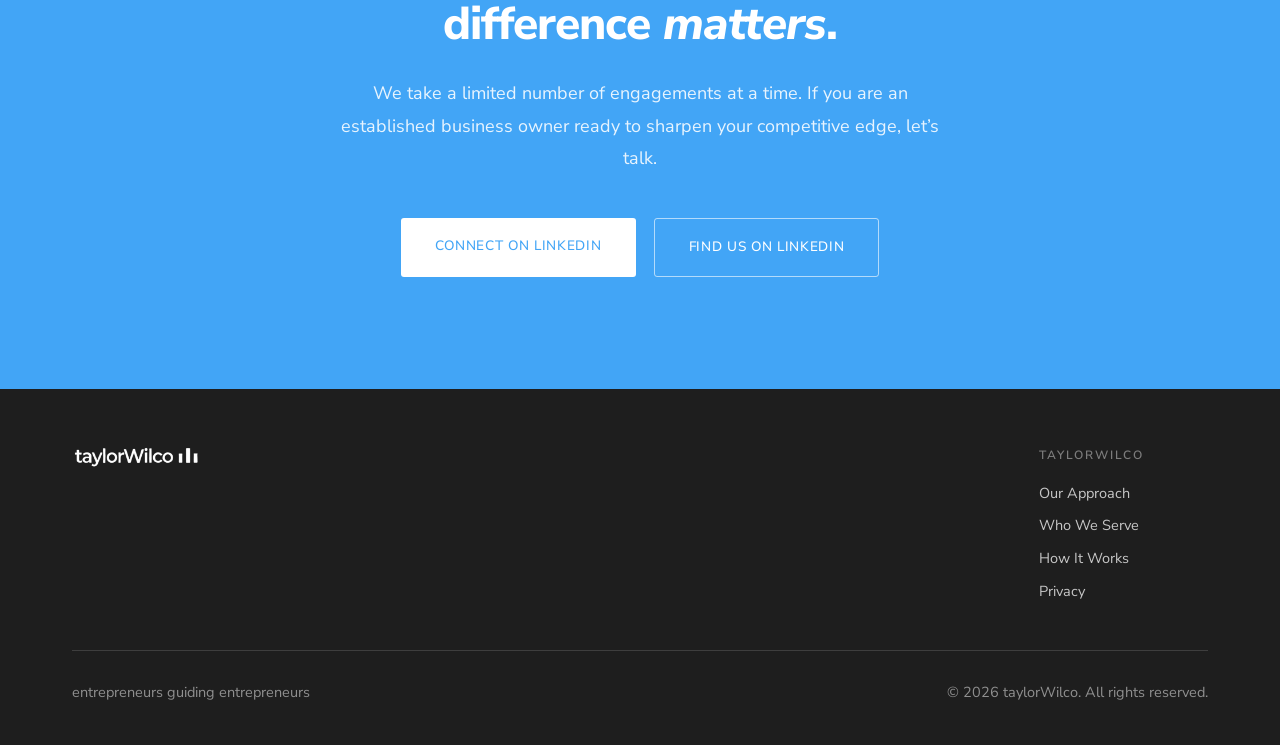
<file: stories/label-manufacturer-order-automation.html>
<!DOCTYPE html>
<html lang="en">
<head>
<meta charset="utf-8">
<meta name="viewport" content="width=device-width, initial-scale=1">
<title>An order that invoices itself | taylorWilco</title>
<meta name="description" content="A European label manufacturer’s order chain ran on email. How we made it touchless and built the reporting its channel partner needed.">
<link rel="canonical" href="https://taylorwilco.com/stories/label-manufacturer-order-automation.html">
<meta property="og:site_name" content="taylorWilco">
<meta property="og:title" content="An order that invoices itself | taylorWilco">
<meta property="og:description" content="A European label manufacturer’s order chain ran on email. How we made it touchless and built the reporting its channel partner needed.">
<meta property="og:url" content="https://taylorwilco.com/stories/label-manufacturer-order-automation.html">
<meta property="og:type" content="article">
<meta property="og:image" content="https://taylorwilco.com/og-manufacturing.png">
<meta property="og:image:width" content="1200">
<meta property="og:image:height" content="627">
<meta name="twitter:image" content="https://taylorwilco.com/og-manufacturing.png">
<meta name="twitter:title" content="An order that invoices itself | taylorWilco">
<meta name="twitter:description" content="A European label manufacturer’s order chain ran on email. How we made it touchless and built the reporting its channel partner needed.">
<meta name="twitter:card" content="summary_large_image">
<link rel="preconnect" href="https://fonts.googleapis.com">
<link rel="preconnect" href="https://fonts.gstatic.com" crossorigin>
<link rel="preload" as="style" href="https://fonts.googleapis.com/css2?family=Nunito+Sans:ital,wght@0,300;0,400;0,600;0,700;0,800;1,700;1,800&display=swap">
<link rel="stylesheet" href="https://fonts.googleapis.com/css2?family=Nunito+Sans:ital,wght@0,300;0,400;0,600;0,700;0,800;1,700;1,800&display=swap" media="all">
<noscript><link rel="stylesheet" href="https://fonts.googleapis.com/css2?family=Nunito+Sans:ital,wght@0,300;0,400;0,600;0,700;0,800;1,700;1,800&display=swap"></noscript>
<style>
:root{
  --blue:#42A5F6; --blue-dk:#2E90E0;
  --ink:#1E1E1E; --ink-2:#2E2E2E; --ink-3:#4A4A4A;
  --body:#5A6270;
  --paper:#F8FAFC; --paper-2:#EEF2F7; --nav:rgba(247,248,250,.97);
  --line:rgba(74,74,74,.12);
  --pad:112px; --gut:72px;
}
*{box-sizing:border-box}
html{scroll-behavior:smooth}
body{margin:0;background:var(--paper);color:var(--ink);
  font-family:"Nunito Sans",-apple-system,BlinkMacSystemFont,"Segoe UI",sans-serif;
  font-size:17.6px;line-height:1.8;-webkit-font-smoothing:antialiased}
img{max-width:100%;display:block}
a{color:inherit}
.wrap{max-width:1400px;margin:0 auto;padding:0 var(--gut)}

/* ---------- nav ---------- */
.nav{position:fixed;top:0;left:0;right:0;z-index:50;height:97px;
  background:var(--nav);backdrop-filter:saturate(180%) blur(12px);
  border-bottom:1px solid var(--line)}
.nav .wrap{height:100%;display:flex;align-items:center;justify-content:space-between;gap:32px}
.nav .logo img{height:56px;width:auto}
.navlinks{display:flex;align-items:center;gap:42px}
.navlinks a{font-size:16px;font-weight:400;letter-spacing:.86px;text-transform:uppercase;
  color:var(--ink);text-decoration:none;white-space:nowrap;transition:color .18s}
.navlinks a:hover{color:var(--blue)}
.navlinks a.here{color:var(--blue)}
.navlinks a.pill{background:var(--blue);color:#fff;border-radius:3px;padding:14px 28px}
.navlinks a.pill:hover{background:var(--blue-dk);color:#fff}
.burger{display:none;background:none;border:0;padding:8px;cursor:pointer}
.burger span{display:block;width:24px;height:2px;background:var(--ink);margin:5px 0}

/* ---------- type ---------- */
h1,h2,h3{margin:0;letter-spacing:-.02em}
h1{font-size:clamp(40px,5vw,73px);line-height:1.12;font-weight:700}
h1 em{font-style:italic;color:var(--blue);font-weight:700}
h2{font-size:clamp(30px,3.2vw,41px);line-height:1.18;font-weight:800}
h3{font-size:19px;line-height:1.45;font-weight:700;letter-spacing:-.005em}
p{margin:0 0 22px}
.lede{font-size:20px;line-height:1.75;color:var(--body);max-width:44em}
.prose p{color:var(--body)}
.prose p:last-child{margin-bottom:0}
.eyebrow{display:flex;align-items:center;gap:16px;font-size:13px;font-weight:600;
  letter-spacing:2.2px;text-transform:uppercase;color:var(--blue);margin-bottom:28px}
.eyebrow::before{content:"";width:26px;height:2px;background:currentColor;flex:none}
.eyebrow.on-dark{color:rgba(255,255,255,.72)}
.eyebrow.on-blue{color:rgba(255,255,255,.85)}

/* ---------- sections ---------- */
section{padding:var(--pad) 0}
.s-paper{background:var(--paper)}
.s-alt{background:var(--paper-2)}
.s-dark{background:var(--ink-2);color:#fff}
.s-dark p,.s-dark .sub{color:rgba(255,255,255,.68)}
.s-blue{background:var(--blue);color:#fff}
.hero{padding:172px 0 88px;background:var(--paper)}
.hero h1{max-width:21ch}
.hero .lede{margin-top:34px}

/* ---------- fact strip ---------- */
.facts{display:grid;grid-template-columns:repeat(4,1fr);gap:0;margin-top:64px;
  border-top:1px solid var(--line)}
.facts>div{padding:26px 32px 0 32px;border-right:1px solid var(--line)}
.facts>div:first-child{padding-left:0}
.facts>div:last-child{border-right:0}
.facts dt{font-size:12px;font-weight:600;letter-spacing:1.8px;text-transform:uppercase;
  color:var(--blue);margin:0 0 8px}
.facts dd{margin:0;font-size:16.5px;font-weight:600;color:var(--ink);line-height:1.5}

/* ---------- glance strip (dark) ---------- */
.glance{display:grid;grid-template-columns:repeat(4,1fr);gap:48px}
.glance>div>.n{font-size:clamp(38px,4vw,52px);font-weight:800;line-height:1;color:var(--blue);
  letter-spacing:-.03em;margin-bottom:14px}
.glance>div>.l{font-size:15.5px;line-height:1.55;color:rgba(255,255,255,.7)}

/* ---------- split ---------- */
.split{display:grid;grid-template-columns:minmax(0,.85fr) minmax(0,1.15fr);gap:80px;align-items:start}
.split .sub{margin-top:24px;color:var(--body);font-size:17px}

/* ---------- numbered list ---------- */
.steps{display:grid;gap:44px}
.step{display:grid;grid-template-columns:64px minmax(0,1fr);gap:24px;align-items:start}
.step .num{font-size:19px;font-weight:800;color:var(--blue);letter-spacing:.5px;padding-top:1px}
.step p{margin:10px 0 0;color:var(--body);font-size:16.5px;line-height:1.75}
.s-dark .step p{color:rgba(255,255,255,.68)}
.s-dark .step h3{color:#fff}

/* ---------- results ---------- */
.results{display:grid;grid-template-columns:repeat(4,1fr);gap:0;margin-top:64px;
  border-top:1px solid rgba(255,255,255,.16)}
.results>div{padding:34px 34px 0 34px;border-right:1px solid rgba(255,255,255,.16)}
.results>div:first-child{padding-left:0}
.results>div:last-child{border-right:0}
.results>div>.n{font-size:clamp(36px,3.6vw,46px);font-weight:800;color:var(--blue);
  line-height:1;letter-spacing:-.03em}
.results>div>.k{margin:16px 0 8px;font-size:16px;font-weight:700;color:#fff}
.results>div>.d{font-size:15px;line-height:1.6;color:rgba(255,255,255,.6)}
.note-wrap{margin-top:60px;padding-top:34px;border-top:1px solid rgba(255,255,255,.16)}
.note{margin:0;font-size:19px;line-height:1.75;color:rgba(255,255,255,.82);max-width:52em;font-weight:300}

/* ---------- now cards ---------- */
.cards{display:grid;grid-template-columns:repeat(4,1fr);gap:0;margin-top:64px;
  border-top:1px solid var(--line)}
.cards>div{padding:30px 34px 0 34px;border-right:1px solid var(--line)}
.cards>div:first-child{padding-left:0}
.cards>div:last-child{border-right:0}
.cards h3{margin-bottom:12px}
.cards p{color:var(--body);font-size:15.5px;line-height:1.7;margin:0}

/* ---------- story index cards ---------- */
.stories{display:grid;gap:0;margin-top:72px;border-top:1px solid var(--line)}
.story{display:grid;grid-template-columns:minmax(0,1.55fr) minmax(0,1fr);gap:72px;
  padding:52px 0;border-bottom:1px solid var(--line);text-decoration:none;
  transition:background .2s}
.story:hover{background:rgba(66,165,246,.05)}
.story:hover .go{color:var(--blue-dk)}
.story .k{font-size:12.5px;font-weight:600;letter-spacing:1.9px;text-transform:uppercase;
  color:var(--blue);margin-bottom:16px}
.story h2{font-size:clamp(26px,2.7vw,36px);max-width:26ch}
.story p{margin:20px 0 0;color:var(--body);font-size:16.5px;max-width:52em}
.story .go{display:inline-flex;align-items:center;gap:10px;margin-top:26px;font-size:13.6px;
  font-weight:600;letter-spacing:.68px;text-transform:uppercase;color:var(--blue)}
.story .stat{border-left:1px solid var(--line);padding-left:44px;align-self:stretch;
  display:flex;flex-direction:column;justify-content:center}
.story .stat .n{font-size:clamp(40px,4vw,54px);font-weight:800;color:var(--ink);
  line-height:1;letter-spacing:-.03em}
.story .stat .l{margin-top:16px;font-size:15px;line-height:1.6;color:var(--body)}

/* ---------- more stories strip ---------- */
.more{display:grid;grid-template-columns:repeat(2,1fr);gap:0;margin-top:56px;
  border-top:1px solid var(--line)}
.more a{display:block;padding:34px 40px 34px 0;border-right:1px solid var(--line);
  text-decoration:none;transition:background .2s}
.more a:last-child{border-right:0;padding-left:40px}
.more a:hover{background:rgba(66,165,246,.05)}
.more .k{font-size:12px;font-weight:600;letter-spacing:1.8px;text-transform:uppercase;
  color:var(--blue);margin-bottom:12px}
.more h3{font-size:22px;max-width:22ch}
.more span{display:inline-block;margin-top:14px;font-size:13.6px;font-weight:600;
  letter-spacing:.68px;text-transform:uppercase;color:var(--blue)}

/* ---------- cta + footer ---------- */
.cta{text-align:center}
.cta .eyebrow{justify-content:center}
.cta h2{font-size:clamp(32px,3.6vw,46px);max-width:20ch;margin:0 auto}
.cta h2 em{font-style:italic}
.cta p{margin:26px auto 0;max-width:34em;color:rgba(255,255,255,.88);font-size:18px}
.btns{display:flex;gap:18px;justify-content:center;flex-wrap:wrap;margin-top:44px}
.btn{display:inline-block;padding:16px 34px;border-radius:3px;font-size:13.6px;font-weight:500;
  letter-spacing:.68px;text-transform:uppercase;text-decoration:none;transition:.18s}
.btn-solid{background:#fff;color:var(--blue)}
.btn-solid:hover{background:rgba(255,255,255,.9)}
.btn-ghost{border:1px solid rgba(255,255,255,.6);color:#fff}
.btn-ghost:hover{background:rgba(255,255,255,.12)}
.btn-blue{background:var(--blue);color:#fff}
.btn-blue:hover{background:var(--blue-dk)}
.foot{background:var(--ink);color:rgba(255,255,255,.62);padding:56px 0 40px;font-size:14.5px}
.foot img{height:24px;width:auto;filter:brightness(0) invert(1)}
.foot-top{display:grid;grid-template-columns:minmax(0,1fr) auto auto;gap:64px;align-items:start;
  padding-bottom:36px;border-bottom:1px solid rgba(255,255,255,.14)}
.foot-col h4{margin:0 0 16px;font-size:12px;font-weight:600;letter-spacing:1.8px;
  text-transform:uppercase;color:rgba(255,255,255,.42)}
.foot-col a{display:block;margin-bottom:11px;color:rgba(255,255,255,.75);text-decoration:none;
  font-size:14.5px;line-height:1.5;transition:color .16s;white-space:nowrap}
.foot-col a:hover{color:var(--blue)}
.foot-bottom{display:flex;align-items:center;justify-content:space-between;gap:24px;
  flex-wrap:wrap;padding-top:28px}
.foot-bottom span{color:rgba(255,255,255,.5)}
.pubdate{margin-top:26px;font-size:13px;font-weight:600;letter-spacing:1.6px;
  text-transform:uppercase;color:var(--body)}
.backlink{display:inline-flex;align-items:center;gap:10px;font-size:12.5px;font-weight:600;
  letter-spacing:1.8px;text-transform:uppercase;color:var(--body);text-decoration:none;
  margin-bottom:46px}
.backlink:hover{color:var(--blue)}

@media (max-width:1080px){
  :root{--pad:84px;--gut:40px}
  .split{grid-template-columns:1fr;gap:38px}
  .facts,.glance,.results,.cards{grid-template-columns:repeat(2,1fr)}
  .facts>div:nth-child(2n),.results>div:nth-child(2n),.cards>div:nth-child(2n){border-right:0}
  .facts>div:nth-child(n+3),.results>div:nth-child(n+3),.cards>div:nth-child(n+3){margin-top:34px}
  .facts>div:nth-child(2n+1),.results>div:nth-child(2n+1),.cards>div:nth-child(2n+1){padding-left:0}
  .glance{gap:38px}
  .story{grid-template-columns:1fr;gap:34px}
  .story .stat{border-left:0;border-top:1px solid var(--line);padding:28px 0 0}
  .more{grid-template-columns:1fr}
  .more a{border-right:0;border-bottom:1px solid var(--line);padding:30px 0}
  .more a:last-child{border-bottom:0;padding-left:0}
  .foot-top{grid-template-columns:1fr 1fr;gap:36px}
}
@media (max-width:720px){
  :root{--pad:64px;--gut:24px}
  body{font-size:16.5px}
  .hero{padding:140px 0 64px}
  .navlinks{display:none}
  .navlinks.open{display:flex;position:absolute;top:97px;left:0;right:0;flex-direction:column;
    align-items:flex-start;gap:0;background:var(--nav);border-bottom:1px solid var(--line);
    padding:12px 24px 24px}
  .navlinks.open a{padding:14px 0;width:100%}
  .navlinks.open a.pill{margin-top:10px;text-align:center}
  .burger{display:block}
  .facts,.glance,.results,.cards{grid-template-columns:1fr;gap:0}
  .facts>div,.results>div,.cards>div{border-right:0;border-bottom:1px solid var(--line);padding:22px 0!important;margin-top:0!important}
  .results>div{border-bottom-color:rgba(255,255,255,.16)}
  .facts>div:last-child,.results>div:last-child,.cards>div:last-child{border-bottom:0}
  .glance>div{padding:22px 0;border-bottom:1px solid rgba(255,255,255,.16)}
  .glance>div:last-child{border-bottom:0}
  .step{grid-template-columns:1fr;gap:6px}
  .foot-top{grid-template-columns:1fr;gap:30px}
  .foot-col a{white-space:normal}
  .nav{height:72px}
  .nav .logo img{height:38px}
  .navlinks.open{top:72px}
}
.skip-link{position:absolute;left:-9999px}
.skip-link:focus{position:fixed;left:16px;top:16px;z-index:1000;background:#fff;color:#1E1E1E;padding:10px 16px;border:2px solid #42A5F6;border-radius:3px;font-weight:700}

</style>
<link rel="icon" type="image/png" href="/favicon-32.png">
<script type="application/ld+json">{"@context":"https://schema.org","@type":"Article","headline":"An order that invoices itself.","description":"A European label manufacturer’s order chain ran on email. How we made it touchless and built the reporting its channel partner needed.","url":"https://taylorwilco.com/stories/label-manufacturer-order-automation.html","image":"https://taylorwilco.com/og-manufacturing.png","datePublished":"2026-08-23","dateModified":"2026-08-23","author":{"@type":"Organization","name":"taylorWilco"},"publisher":{"@type":"Organization","name":"taylorWilco","logo":{"@type":"ImageObject","url":"https://taylorwilco.com/taylorwilco-logo-448.png"}}}</script>
<script async src="https://www.googletagmanager.com/gtag/js?id=G-EMWEF31MQX"></script>
<script>
window.dataLayer=window.dataLayer||[];function gtag(){dataLayer.push(arguments);}
gtag('js',new Date());gtag('config','G-EMWEF31MQX');
</script>
</head>
<body>
<a class="skip-link" href="#main">Skip to content</a>
<nav class="nav">
  <div class="wrap">
    <a class="logo" href="/" aria-label="taylorWilco home"><img src="/taylorwilco-logo-448.png" alt="taylorWilco" width="448" height="84"></a>
    <button class="burger" aria-label="Menu"><span></span><span></span><span></span></button>
    <div class="navlinks">
      <a href="/#philosophy">Our Approach</a>
      <a href="/#serve">Who We Serve</a>
      <a href="/#process">How It Works</a>
      <a href="/stories/" class="here">Success Stories</a>
      <a class="pill" href="/#contact">Connect</a>
    </div>
  </div>
</nav>
<main id="main">
<header class="hero">
  <div class="wrap">
    <a class="backlink" href="/stories/">&larr;&nbsp; All success stories</a>
    <div class="eyebrow">Client story</div>
    <h1>An order that <em>invoices</em> itself.</h1>
    <p class="lede">The product was never the constraint. The manufacturer owns the specification and the tooling behind a duplex label that images a shipping label and a packing list in a single pass. What it did not have was commercial machinery built for the volume a channel partnership creates.</p>
    <div class="pubdate">Ongoing since August 2026</div>
    <dl class="facts"><div><dt>Client</dt><dd>Specialist label manufacturer</dd></div><div><dt>Sector</dt><dd>Manufacturing &amp; logistics</dd></div><div><dt>Market</dt><dd>Northern Europe</dd></div><div><dt>Scope</dt><dd>Revenue automation, channel infrastructure</dd></div></dl>
  </div>
</header>

<section class="s-dark" style="padding:80px 0">
  <div class="wrap"><div class="glance"><div><div class="n">~1 sec</div><div class="l">from website order to invoice, CRM, ledger and plant instruction</div></div><div><div class="n">0</div><div class="l">manual steps left in the order chain</div></div><div><div class="n">3</div><div class="l">partner markets reporting on a live dashboard</div></div><div><div class="n">8</div><div class="l">languages across the commercial pages</div></div></div></div>
</section>

<section class="s-alt">
  <div class="wrap split">
    <div><div class="eyebrow">The situation</div><h2>The product was never the constraint.</h2></div>
    <div class="prose"><p>The manufacturer owns the specification and the tooling behind a duplex label that images a shipping label and a packing list in a single pass — established product, established IP. What it did not have was commercial machinery built for the volume a channel partnership creates.</p><p>The order chain ran on email. Each order set off the same sequence by hand — raise the invoice, record the customer, book it, instruct the plant, chase the confirmation — and each sample request repeated it. Meanwhile a channel partner cannot sell what it cannot see: there was no shared view of leads or orders by market, and nothing the partner’s own marketing team could publish without asking first.</p></div>
  </div>
</section>

<section class="s-paper">
  <div class="wrap split">
    <div><div class="eyebrow">The work</div><h2>What we did.</h2>
      <p class="sub">One principle throughout: if a step can be done without a person, it is done without a person.</p></div>
    <div class="steps"><div class="step"><div class="num">01</div><div><h3>An order chain with nobody in it.</h3><p>An order placed on the website now creates the customer and the invoice, the organisation, contact and deal in the CRM, the ledger entry, and the production instruction to the plant — automatically, in about a second, proven end to end on real orders. Volume pricing is applied at the point of order, so the invoice is right the first time.</p></div></div><div class="step"><div class="num">02</div><div><h3>Every route in, connected.</h3><p>Sample requests, laser-test requests and general enquiries each create a CRM record and route by request type, so every inbound reaches the same system the orders do.</p></div></div><div class="step"><div class="num">03</div><div><h3>Infrastructure the channel can actually use.</h3><p>A live partner dashboard reading directly from the CRM, reporting leads, orders and volume by region and refreshing itself through the day. Alongside it, commercial pages that carry the whole transaction — payment terms included — in eight languages, and a press and brand asset kit the partner’s marketing team can publish from without waiting on anyone.</p></div></div></div>
  </div>
</section>

<section class="s-dark">
  <div class="wrap">
    <div class="eyebrow on-dark">Results</div>
    <h2>What changed.</h2>
    <div class="results"><div><div class="n">~1 sec</div><div class="k">Order to invoice</div><div class="d">customer, invoice, CRM, ledger and plant instruction, unattended</div></div><div><div class="n">0</div><div class="k">Manual steps</div><div class="d">in a chain that previously ran on email end to end</div></div><div><div class="n">100%</div><div class="k">Inbound captured</div><div class="d">orders, samples and enquiries all reach the CRM</div></div><div><div class="n">3</div><div class="k">Markets reporting</div><div class="d">on a partner dashboard reading live CRM data</div></div></div>
    <div class="note-wrap"><p class="note">The order chain no longer occupies anyone’s day. The channel partner has a live view of its own performance and a brand kit it can publish from.</p></div>
  </div>
</section>

<section class="s-paper">
  <div class="wrap split">
    <div><div class="eyebrow">Ongoing</div><h2>What we&rsquo;re doing now.</h2></div>
    <div class="steps"><div class="step"><div class="num">&nbsp;</div><div><h3>Channel launch</h3><p>A sustained campaign into the partner markets, with the messaging standard governing every asset.</p></div></div><div class="step"><div class="num">&nbsp;</div><div><h3>Partner reporting</h3><p>Extending the dashboard into a monthly partner report, routing each market&rsquo;s enquiries to the right regional lead automatically.</p></div></div><div class="step"><div class="num">&nbsp;</div><div><h3>Shipment acknowledgement</h3><p>Closing the last manual loop &mdash; despatch confirmation and tracking logged against the original record and sent on to the customer with no person in the middle.</p></div></div><div class="step"><div class="num">&nbsp;</div><div><h3>Customer stories</h3><p>Turning delivered installations into published proof the partner&rsquo;s sales teams can use.</p></div></div></div>
  </div>
</section>

<section class="s-alt" style="padding:88px 0">
  <div class="wrap">
    <div class="eyebrow">More stories</div>
    <h2 style="font-size:clamp(26px,2.6vw,34px)">Other work we&rsquo;ve done.</h2>
    <div class="more"><a href="/stories/salon-google-profile.html"><div class="k">Salon &amp; personal services &middot; Sweden</div><h3>The listing Google wouldn’t unlock.</h3><span>Read the story &rarr;</span></a><a href="/stories/gate-installer-direct-mail.html"><div class="k">Access control &amp; field services &middot; United States</div><h3>Direct mail that finds the gates.</h3><span>Read the story &rarr;</span></a></div>
  </div>
</section>

<section class="s-blue cta">
  <div class="wrap">
    <div class="eyebrow on-blue">Connect with taylorWilco</div>
    <h2>Entrepreneurs, not consultants. The difference <em>matters</em>.</h2>
    <p>We take a limited number of engagements at a time. If you are an established business owner ready to sharpen your competitive edge, let&rsquo;s talk.</p>
    <div class="btns">
      <a class="btn btn-solid" href="https://www.linkedin.com/company/taylor-wilco/" target="_blank" rel="noopener">Connect on LinkedIn</a>
      <a class="btn btn-ghost" href="https://www.linkedin.com/company/taylor-wilco/" target="_blank" rel="noopener">Find us on LinkedIn</a>
    </div>
  </div>
</section>
</main>
<footer class="foot">
  <div class="wrap">
    <div class="foot-top">
      <div><img src="/taylorwilco-logo-448.png" alt="taylorWilco" width="448" height="84"></div>
      <div class="foot-col">
        <h4>taylorWilco</h4>
        <a href="/#philosophy">Our Approach</a>
        <a href="/#serve">Who We Serve</a>
        <a href="/#process">How It Works</a>
        <a href="/privacy.html">Privacy</a>
      </div>
    </div>
    <div class="foot-bottom">
      <span>entrepreneurs guiding entrepreneurs</span>
      <span>&copy; 2026 taylorWilco. All rights reserved.</span>
    </div>
  </div>
</footer>
<script>
document.querySelector('.burger').addEventListener('click',function(){
  document.querySelector('.navlinks').classList.toggle('open');
});
document.addEventListener('click',function(e){
  var a=e.target.closest&&e.target.closest('a');
  if(!a||typeof gtag!=='function')return;
  var h=a.getAttribute('href')||'';
  if(h.indexOf('linkedin.com/company/taylor-wilco/')>-1){
    gtag('event','contact_click',{link_text:(a.textContent||'').trim(),page_path:location.pathname});
  }else if(h.indexOf('linkedin.com')>-1){
    gtag('event','linkedin_click',{page_path:location.pathname});
  }
});
</script>
</body>
</html>
</file>
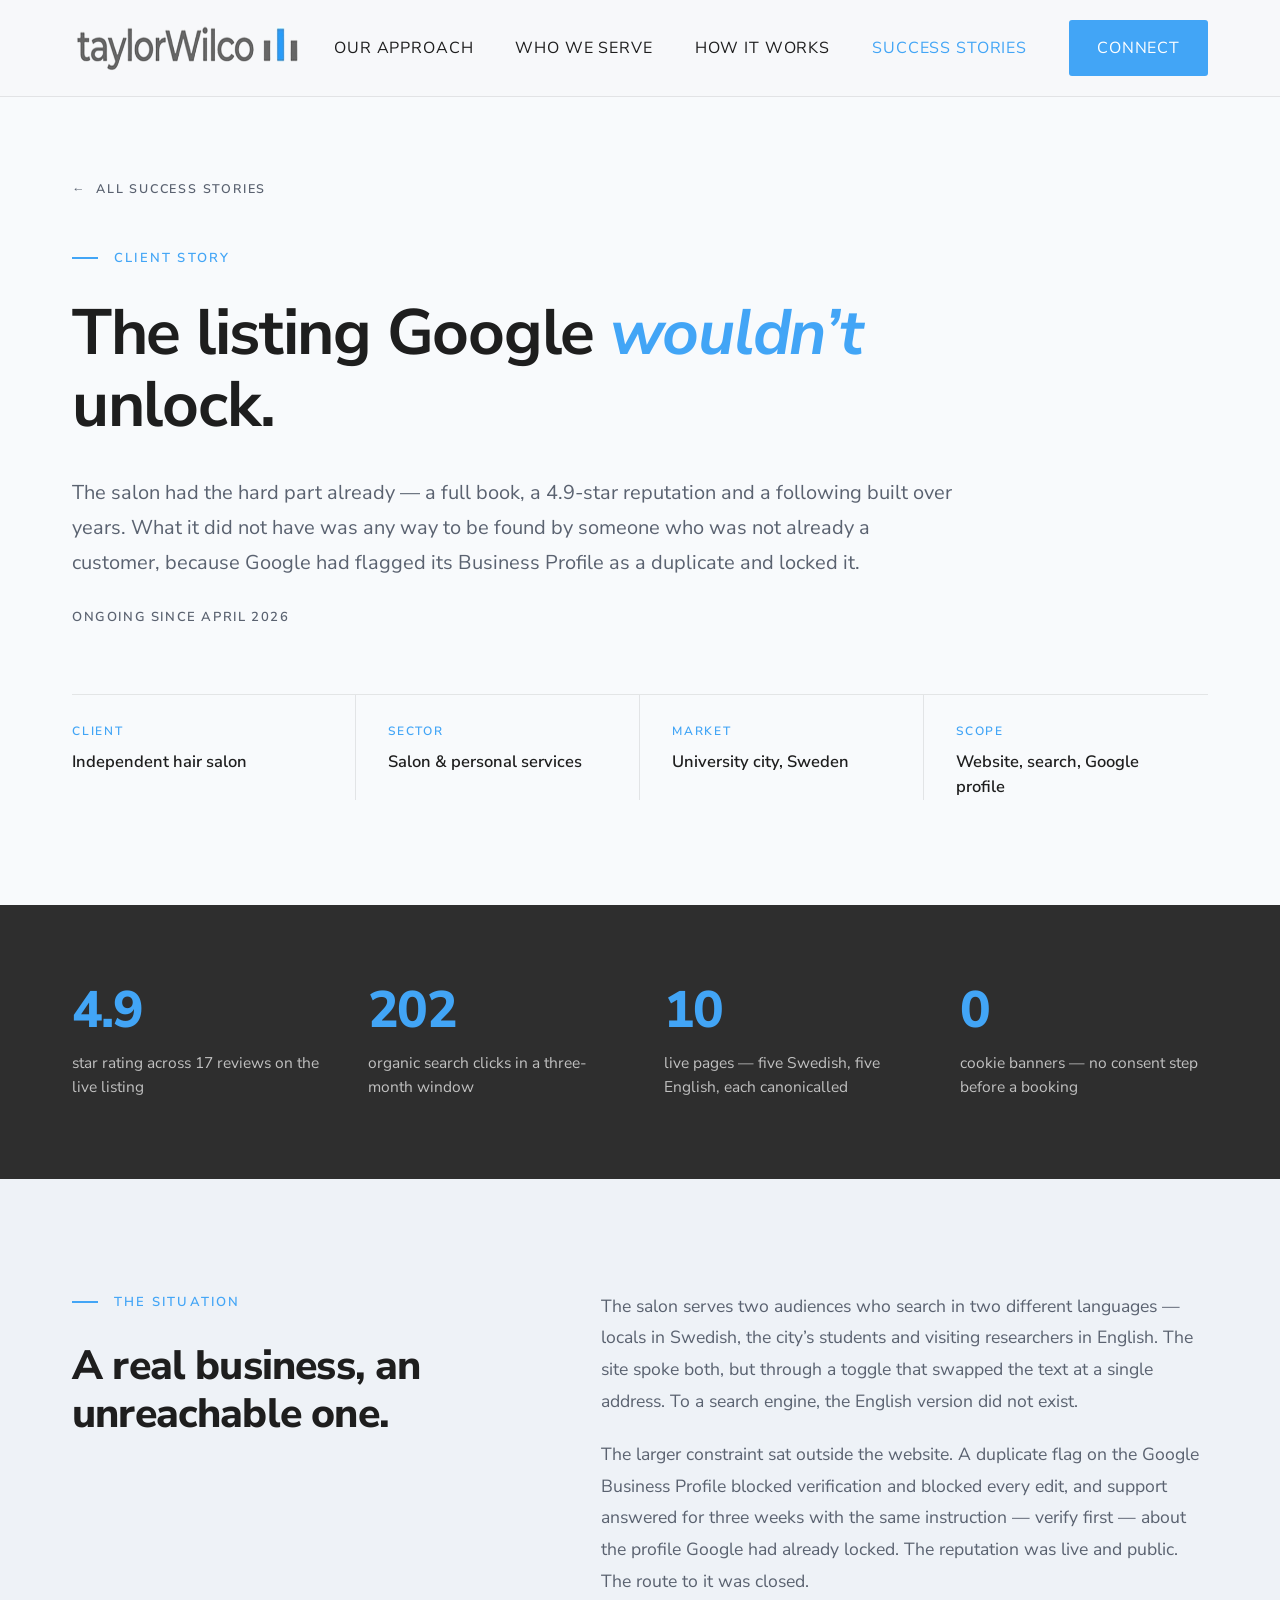
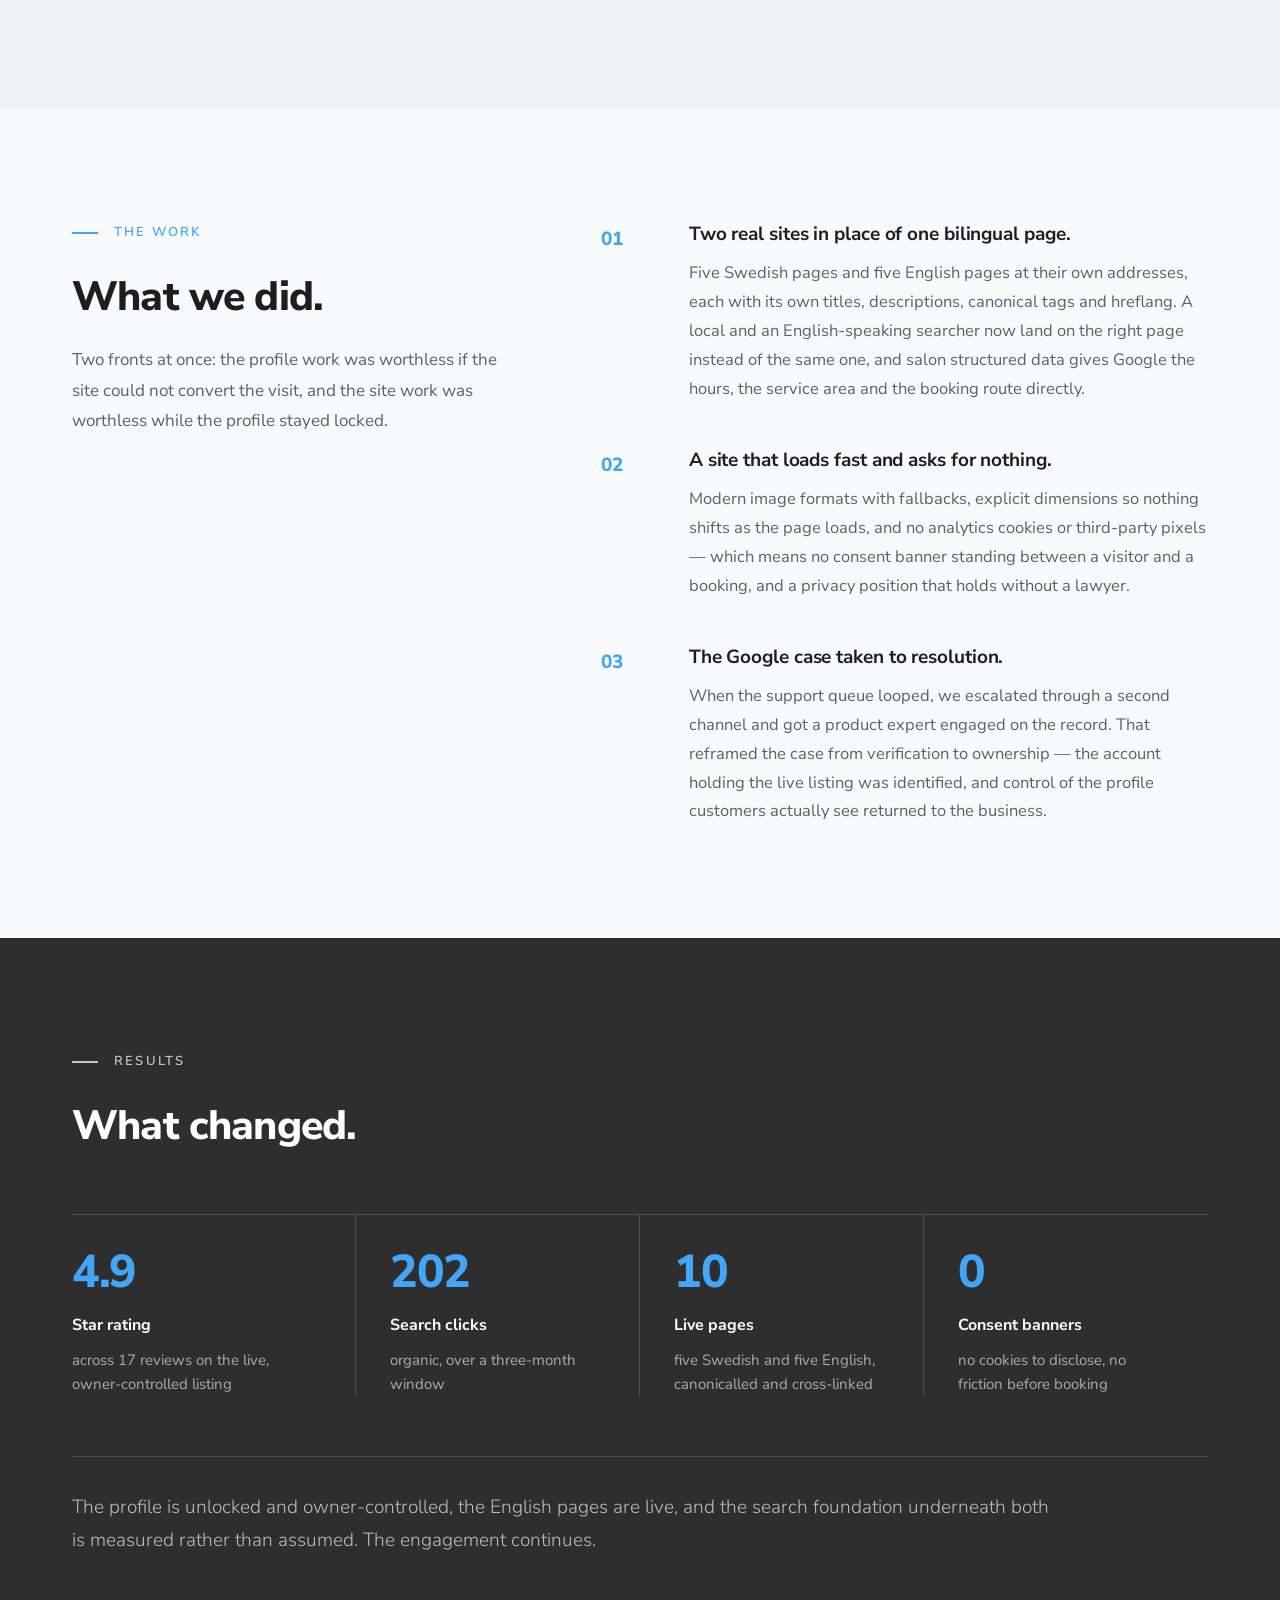
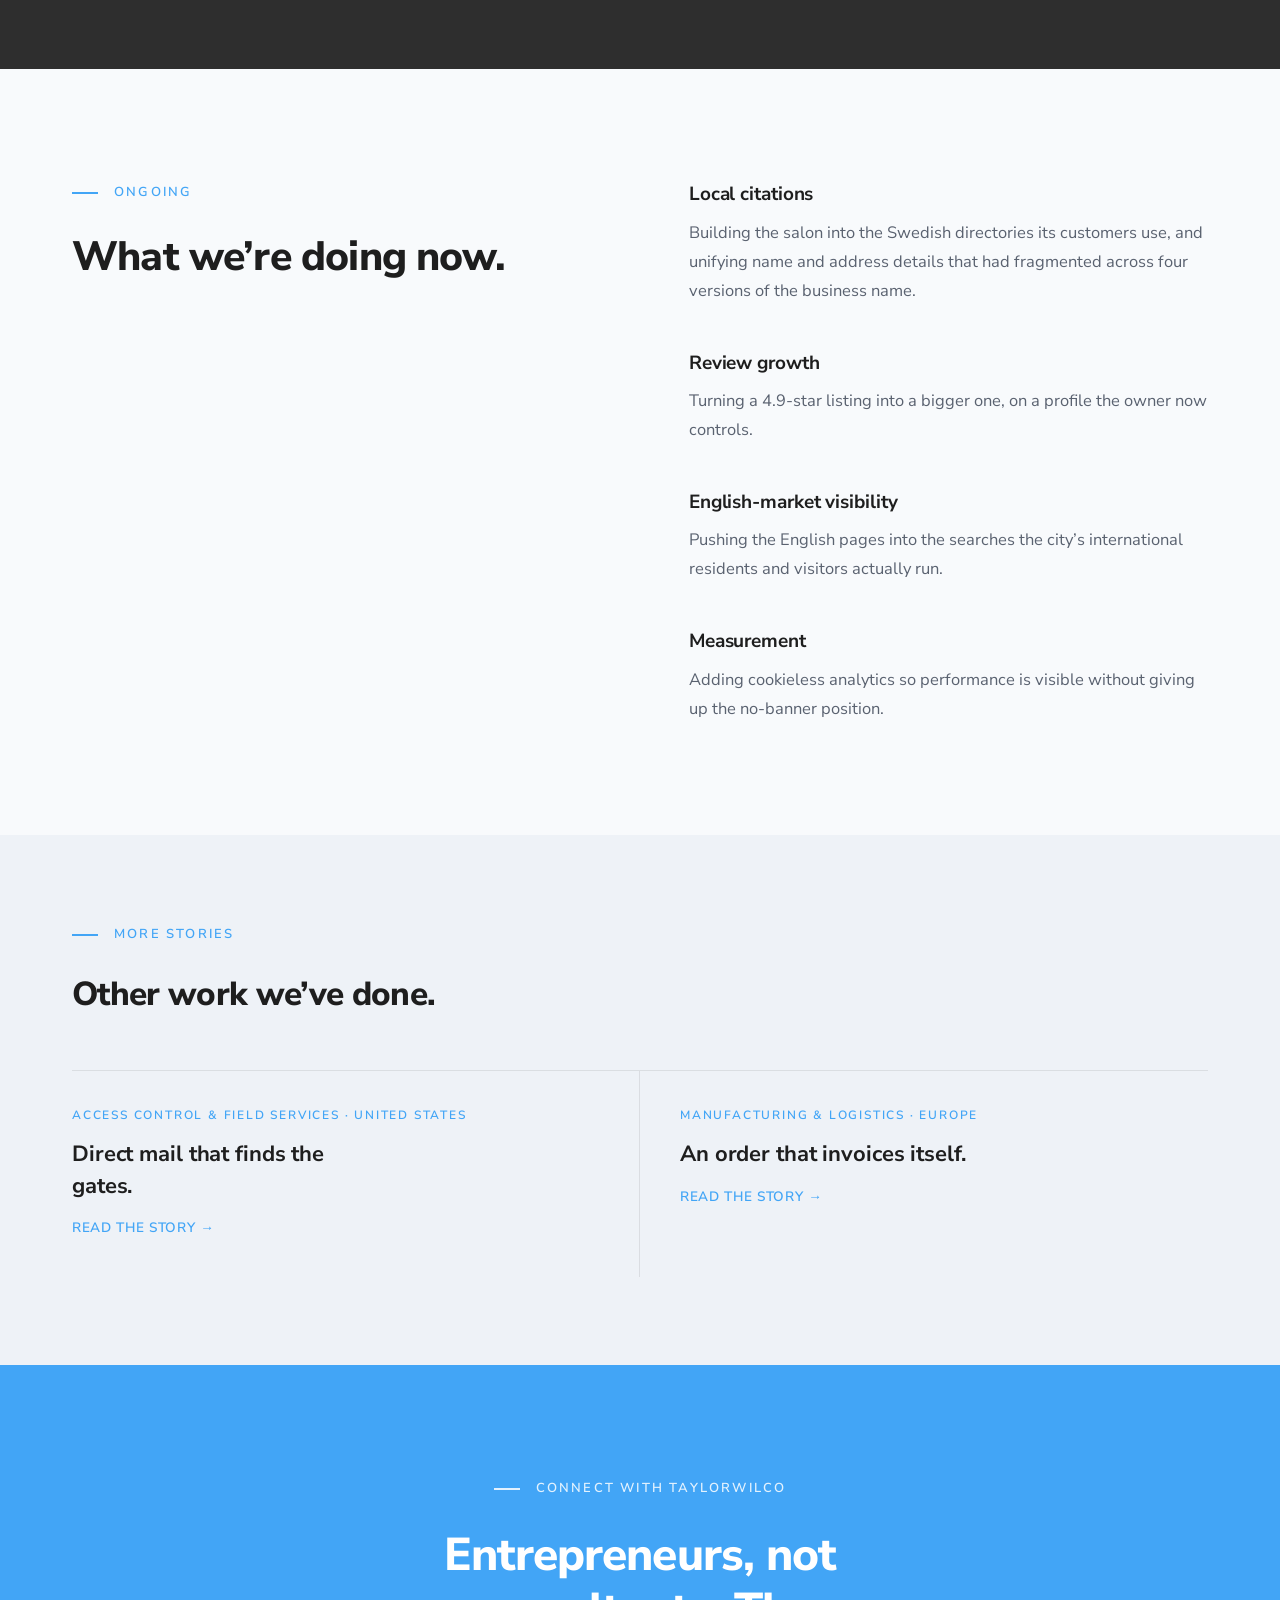
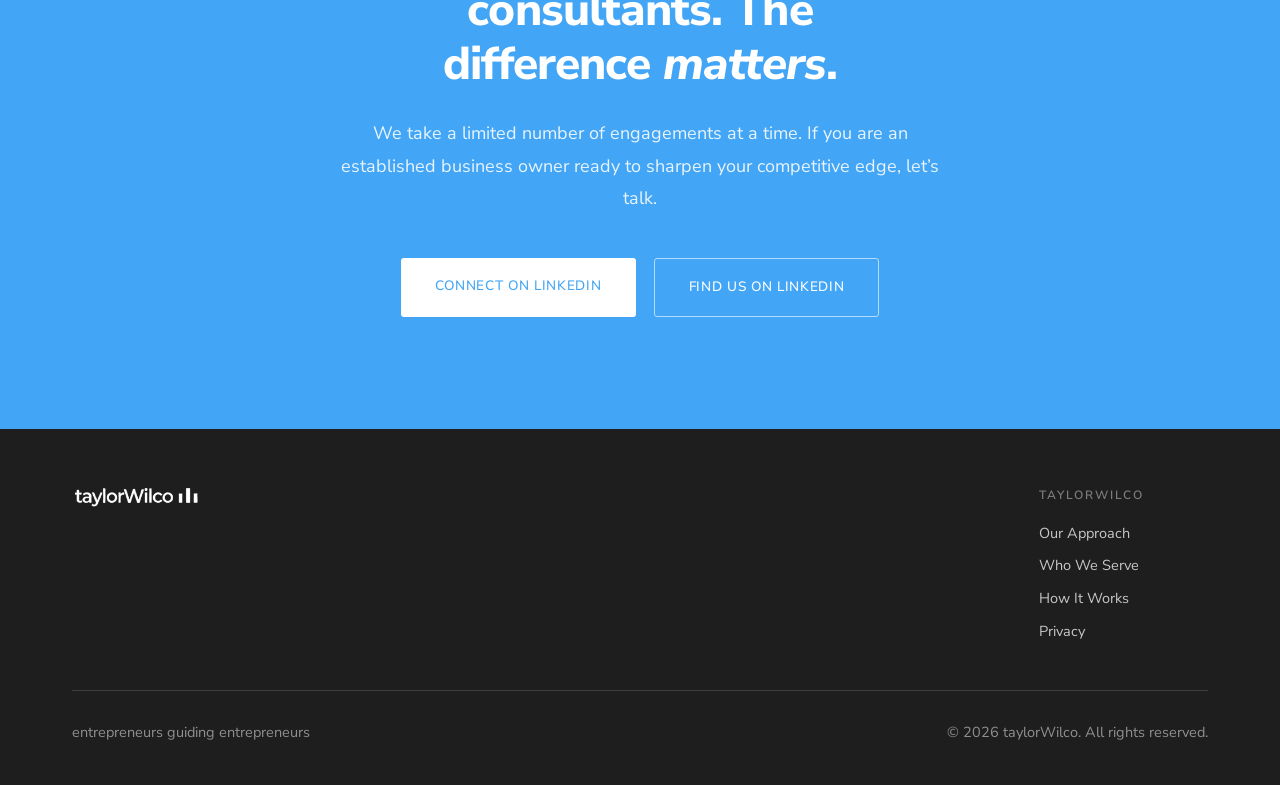
<file: stories/salon-google-profile.html>
<!DOCTYPE html>
<html lang="en">
<head>
<meta charset="utf-8">
<meta name="viewport" content="width=device-width, initial-scale=1">
<title>The listing Google wouldn’t unlock | taylorWilco</title>
<meta name="description" content="A salon with a 4.9-star reputation was locked out of its own Google Business Profile. How we got control back and rebuilt the search foundation.">
<link rel="canonical" href="https://taylorwilco.com/stories/salon-google-profile.html">
<meta property="og:site_name" content="taylorWilco">
<meta property="og:title" content="The listing Google wouldn’t unlock | taylorWilco">
<meta property="og:description" content="A salon with a 4.9-star reputation was locked out of its own Google Business Profile. How we got control back and rebuilt the search foundation.">
<meta property="og:url" content="https://taylorwilco.com/stories/salon-google-profile.html">
<meta property="og:type" content="article">
<meta property="og:image" content="https://taylorwilco.com/og-salon.png">
<meta property="og:image:width" content="1200">
<meta property="og:image:height" content="627">
<meta name="twitter:image" content="https://taylorwilco.com/og-salon.png">
<meta name="twitter:title" content="The listing Google wouldn’t unlock | taylorWilco">
<meta name="twitter:description" content="A salon with a 4.9-star reputation was locked out of its own Google Business Profile. How we got control back and rebuilt the search foundation.">
<meta name="twitter:card" content="summary_large_image">
<link rel="preconnect" href="https://fonts.googleapis.com">
<link rel="preconnect" href="https://fonts.gstatic.com" crossorigin>
<link rel="preload" as="style" href="https://fonts.googleapis.com/css2?family=Nunito+Sans:ital,wght@0,300;0,400;0,600;0,700;0,800;1,700;1,800&display=swap">
<link rel="stylesheet" href="https://fonts.googleapis.com/css2?family=Nunito+Sans:ital,wght@0,300;0,400;0,600;0,700;0,800;1,700;1,800&display=swap" media="all">
<noscript><link rel="stylesheet" href="https://fonts.googleapis.com/css2?family=Nunito+Sans:ital,wght@0,300;0,400;0,600;0,700;0,800;1,700;1,800&display=swap"></noscript>
<style>
:root{
  --blue:#42A5F6; --blue-dk:#2E90E0;
  --ink:#1E1E1E; --ink-2:#2E2E2E; --ink-3:#4A4A4A;
  --body:#5A6270;
  --paper:#F8FAFC; --paper-2:#EEF2F7; --nav:rgba(247,248,250,.97);
  --line:rgba(74,74,74,.12);
  --pad:112px; --gut:72px;
}
*{box-sizing:border-box}
html{scroll-behavior:smooth}
body{margin:0;background:var(--paper);color:var(--ink);
  font-family:"Nunito Sans",-apple-system,BlinkMacSystemFont,"Segoe UI",sans-serif;
  font-size:17.6px;line-height:1.8;-webkit-font-smoothing:antialiased}
img{max-width:100%;display:block}
a{color:inherit}
.wrap{max-width:1400px;margin:0 auto;padding:0 var(--gut)}

/* ---------- nav ---------- */
.nav{position:fixed;top:0;left:0;right:0;z-index:50;height:97px;
  background:var(--nav);backdrop-filter:saturate(180%) blur(12px);
  border-bottom:1px solid var(--line)}
.nav .wrap{height:100%;display:flex;align-items:center;justify-content:space-between;gap:32px}
.nav .logo img{height:56px;width:auto}
.navlinks{display:flex;align-items:center;gap:42px}
.navlinks a{font-size:16px;font-weight:400;letter-spacing:.86px;text-transform:uppercase;
  color:var(--ink);text-decoration:none;white-space:nowrap;transition:color .18s}
.navlinks a:hover{color:var(--blue)}
.navlinks a.here{color:var(--blue)}
.navlinks a.pill{background:var(--blue);color:#fff;border-radius:3px;padding:14px 28px}
.navlinks a.pill:hover{background:var(--blue-dk);color:#fff}
.burger{display:none;background:none;border:0;padding:8px;cursor:pointer}
.burger span{display:block;width:24px;height:2px;background:var(--ink);margin:5px 0}

/* ---------- type ---------- */
h1,h2,h3{margin:0;letter-spacing:-.02em}
h1{font-size:clamp(40px,5vw,73px);line-height:1.12;font-weight:700}
h1 em{font-style:italic;color:var(--blue);font-weight:700}
h2{font-size:clamp(30px,3.2vw,41px);line-height:1.18;font-weight:800}
h3{font-size:19px;line-height:1.45;font-weight:700;letter-spacing:-.005em}
p{margin:0 0 22px}
.lede{font-size:20px;line-height:1.75;color:var(--body);max-width:44em}
.prose p{color:var(--body)}
.prose p:last-child{margin-bottom:0}
.eyebrow{display:flex;align-items:center;gap:16px;font-size:13px;font-weight:600;
  letter-spacing:2.2px;text-transform:uppercase;color:var(--blue);margin-bottom:28px}
.eyebrow::before{content:"";width:26px;height:2px;background:currentColor;flex:none}
.eyebrow.on-dark{color:rgba(255,255,255,.72)}
.eyebrow.on-blue{color:rgba(255,255,255,.85)}

/* ---------- sections ---------- */
section{padding:var(--pad) 0}
.s-paper{background:var(--paper)}
.s-alt{background:var(--paper-2)}
.s-dark{background:var(--ink-2);color:#fff}
.s-dark p,.s-dark .sub{color:rgba(255,255,255,.68)}
.s-blue{background:var(--blue);color:#fff}
.hero{padding:172px 0 88px;background:var(--paper)}
.hero h1{max-width:21ch}
.hero .lede{margin-top:34px}

/* ---------- fact strip ---------- */
.facts{display:grid;grid-template-columns:repeat(4,1fr);gap:0;margin-top:64px;
  border-top:1px solid var(--line)}
.facts>div{padding:26px 32px 0 32px;border-right:1px solid var(--line)}
.facts>div:first-child{padding-left:0}
.facts>div:last-child{border-right:0}
.facts dt{font-size:12px;font-weight:600;letter-spacing:1.8px;text-transform:uppercase;
  color:var(--blue);margin:0 0 8px}
.facts dd{margin:0;font-size:16.5px;font-weight:600;color:var(--ink);line-height:1.5}

/* ---------- glance strip (dark) ---------- */
.glance{display:grid;grid-template-columns:repeat(4,1fr);gap:48px}
.glance>div>.n{font-size:clamp(38px,4vw,52px);font-weight:800;line-height:1;color:var(--blue);
  letter-spacing:-.03em;margin-bottom:14px}
.glance>div>.l{font-size:15.5px;line-height:1.55;color:rgba(255,255,255,.7)}

/* ---------- split ---------- */
.split{display:grid;grid-template-columns:minmax(0,.85fr) minmax(0,1.15fr);gap:80px;align-items:start}
.split .sub{margin-top:24px;color:var(--body);font-size:17px}

/* ---------- numbered list ---------- */
.steps{display:grid;gap:44px}
.step{display:grid;grid-template-columns:64px minmax(0,1fr);gap:24px;align-items:start}
.step .num{font-size:19px;font-weight:800;color:var(--blue);letter-spacing:.5px;padding-top:1px}
.step p{margin:10px 0 0;color:var(--body);font-size:16.5px;line-height:1.75}
.s-dark .step p{color:rgba(255,255,255,.68)}
.s-dark .step h3{color:#fff}

/* ---------- results ---------- */
.results{display:grid;grid-template-columns:repeat(4,1fr);gap:0;margin-top:64px;
  border-top:1px solid rgba(255,255,255,.16)}
.results>div{padding:34px 34px 0 34px;border-right:1px solid rgba(255,255,255,.16)}
.results>div:first-child{padding-left:0}
.results>div:last-child{border-right:0}
.results>div>.n{font-size:clamp(36px,3.6vw,46px);font-weight:800;color:var(--blue);
  line-height:1;letter-spacing:-.03em}
.results>div>.k{margin:16px 0 8px;font-size:16px;font-weight:700;color:#fff}
.results>div>.d{font-size:15px;line-height:1.6;color:rgba(255,255,255,.6)}
.note-wrap{margin-top:60px;padding-top:34px;border-top:1px solid rgba(255,255,255,.16)}
.note{margin:0;font-size:19px;line-height:1.75;color:rgba(255,255,255,.82);max-width:52em;font-weight:300}

/* ---------- now cards ---------- */
.cards{display:grid;grid-template-columns:repeat(4,1fr);gap:0;margin-top:64px;
  border-top:1px solid var(--line)}
.cards>div{padding:30px 34px 0 34px;border-right:1px solid var(--line)}
.cards>div:first-child{padding-left:0}
.cards>div:last-child{border-right:0}
.cards h3{margin-bottom:12px}
.cards p{color:var(--body);font-size:15.5px;line-height:1.7;margin:0}

/* ---------- story index cards ---------- */
.stories{display:grid;gap:0;margin-top:72px;border-top:1px solid var(--line)}
.story{display:grid;grid-template-columns:minmax(0,1.55fr) minmax(0,1fr);gap:72px;
  padding:52px 0;border-bottom:1px solid var(--line);text-decoration:none;
  transition:background .2s}
.story:hover{background:rgba(66,165,246,.05)}
.story:hover .go{color:var(--blue-dk)}
.story .k{font-size:12.5px;font-weight:600;letter-spacing:1.9px;text-transform:uppercase;
  color:var(--blue);margin-bottom:16px}
.story h2{font-size:clamp(26px,2.7vw,36px);max-width:26ch}
.story p{margin:20px 0 0;color:var(--body);font-size:16.5px;max-width:52em}
.story .go{display:inline-flex;align-items:center;gap:10px;margin-top:26px;font-size:13.6px;
  font-weight:600;letter-spacing:.68px;text-transform:uppercase;color:var(--blue)}
.story .stat{border-left:1px solid var(--line);padding-left:44px;align-self:stretch;
  display:flex;flex-direction:column;justify-content:center}
.story .stat .n{font-size:clamp(40px,4vw,54px);font-weight:800;color:var(--ink);
  line-height:1;letter-spacing:-.03em}
.story .stat .l{margin-top:16px;font-size:15px;line-height:1.6;color:var(--body)}

/* ---------- more stories strip ---------- */
.more{display:grid;grid-template-columns:repeat(2,1fr);gap:0;margin-top:56px;
  border-top:1px solid var(--line)}
.more a{display:block;padding:34px 40px 34px 0;border-right:1px solid var(--line);
  text-decoration:none;transition:background .2s}
.more a:last-child{border-right:0;padding-left:40px}
.more a:hover{background:rgba(66,165,246,.05)}
.more .k{font-size:12px;font-weight:600;letter-spacing:1.8px;text-transform:uppercase;
  color:var(--blue);margin-bottom:12px}
.more h3{font-size:22px;max-width:22ch}
.more span{display:inline-block;margin-top:14px;font-size:13.6px;font-weight:600;
  letter-spacing:.68px;text-transform:uppercase;color:var(--blue)}

/* ---------- cta + footer ---------- */
.cta{text-align:center}
.cta .eyebrow{justify-content:center}
.cta h2{font-size:clamp(32px,3.6vw,46px);max-width:20ch;margin:0 auto}
.cta h2 em{font-style:italic}
.cta p{margin:26px auto 0;max-width:34em;color:rgba(255,255,255,.88);font-size:18px}
.btns{display:flex;gap:18px;justify-content:center;flex-wrap:wrap;margin-top:44px}
.btn{display:inline-block;padding:16px 34px;border-radius:3px;font-size:13.6px;font-weight:500;
  letter-spacing:.68px;text-transform:uppercase;text-decoration:none;transition:.18s}
.btn-solid{background:#fff;color:var(--blue)}
.btn-solid:hover{background:rgba(255,255,255,.9)}
.btn-ghost{border:1px solid rgba(255,255,255,.6);color:#fff}
.btn-ghost:hover{background:rgba(255,255,255,.12)}
.btn-blue{background:var(--blue);color:#fff}
.btn-blue:hover{background:var(--blue-dk)}
.foot{background:var(--ink);color:rgba(255,255,255,.62);padding:56px 0 40px;font-size:14.5px}
.foot img{height:24px;width:auto;filter:brightness(0) invert(1)}
.foot-top{display:grid;grid-template-columns:minmax(0,1fr) auto auto;gap:64px;align-items:start;
  padding-bottom:36px;border-bottom:1px solid rgba(255,255,255,.14)}
.foot-col h4{margin:0 0 16px;font-size:12px;font-weight:600;letter-spacing:1.8px;
  text-transform:uppercase;color:rgba(255,255,255,.42)}
.foot-col a{display:block;margin-bottom:11px;color:rgba(255,255,255,.75);text-decoration:none;
  font-size:14.5px;line-height:1.5;transition:color .16s;white-space:nowrap}
.foot-col a:hover{color:var(--blue)}
.foot-bottom{display:flex;align-items:center;justify-content:space-between;gap:24px;
  flex-wrap:wrap;padding-top:28px}
.foot-bottom span{color:rgba(255,255,255,.5)}
.pubdate{margin-top:26px;font-size:13px;font-weight:600;letter-spacing:1.6px;
  text-transform:uppercase;color:var(--body)}
.backlink{display:inline-flex;align-items:center;gap:10px;font-size:12.5px;font-weight:600;
  letter-spacing:1.8px;text-transform:uppercase;color:var(--body);text-decoration:none;
  margin-bottom:46px}
.backlink:hover{color:var(--blue)}

@media (max-width:1080px){
  :root{--pad:84px;--gut:40px}
  .split{grid-template-columns:1fr;gap:38px}
  .facts,.glance,.results,.cards{grid-template-columns:repeat(2,1fr)}
  .facts>div:nth-child(2n),.results>div:nth-child(2n),.cards>div:nth-child(2n){border-right:0}
  .facts>div:nth-child(n+3),.results>div:nth-child(n+3),.cards>div:nth-child(n+3){margin-top:34px}
  .facts>div:nth-child(2n+1),.results>div:nth-child(2n+1),.cards>div:nth-child(2n+1){padding-left:0}
  .glance{gap:38px}
  .story{grid-template-columns:1fr;gap:34px}
  .story .stat{border-left:0;border-top:1px solid var(--line);padding:28px 0 0}
  .more{grid-template-columns:1fr}
  .more a{border-right:0;border-bottom:1px solid var(--line);padding:30px 0}
  .more a:last-child{border-bottom:0;padding-left:0}
  .foot-top{grid-template-columns:1fr 1fr;gap:36px}
}
@media (max-width:720px){
  :root{--pad:64px;--gut:24px}
  body{font-size:16.5px}
  .hero{padding:140px 0 64px}
  .navlinks{display:none}
  .navlinks.open{display:flex;position:absolute;top:97px;left:0;right:0;flex-direction:column;
    align-items:flex-start;gap:0;background:var(--nav);border-bottom:1px solid var(--line);
    padding:12px 24px 24px}
  .navlinks.open a{padding:14px 0;width:100%}
  .navlinks.open a.pill{margin-top:10px;text-align:center}
  .burger{display:block}
  .facts,.glance,.results,.cards{grid-template-columns:1fr;gap:0}
  .facts>div,.results>div,.cards>div{border-right:0;border-bottom:1px solid var(--line);padding:22px 0!important;margin-top:0!important}
  .results>div{border-bottom-color:rgba(255,255,255,.16)}
  .facts>div:last-child,.results>div:last-child,.cards>div:last-child{border-bottom:0}
  .glance>div{padding:22px 0;border-bottom:1px solid rgba(255,255,255,.16)}
  .glance>div:last-child{border-bottom:0}
  .step{grid-template-columns:1fr;gap:6px}
  .foot-top{grid-template-columns:1fr;gap:30px}
  .foot-col a{white-space:normal}
  .nav{height:72px}
  .nav .logo img{height:38px}
  .navlinks.open{top:72px}
}
.skip-link{position:absolute;left:-9999px}
.skip-link:focus{position:fixed;left:16px;top:16px;z-index:1000;background:#fff;color:#1E1E1E;padding:10px 16px;border:2px solid #42A5F6;border-radius:3px;font-weight:700}

</style>
<link rel="icon" type="image/png" href="/favicon-32.png">
<script type="application/ld+json">{"@context":"https://schema.org","@type":"Article","headline":"The listing Google wouldn’t unlock.","description":"A salon with a 4.9-star reputation was locked out of its own Google Business Profile. How we got control back and rebuilt the search foundation.","url":"https://taylorwilco.com/stories/salon-google-profile.html","image":"https://taylorwilco.com/og-salon.png","datePublished":"2026-08-23","dateModified":"2026-08-23","author":{"@type":"Organization","name":"taylorWilco"},"publisher":{"@type":"Organization","name":"taylorWilco","logo":{"@type":"ImageObject","url":"https://taylorwilco.com/taylorwilco-logo-448.png"}}}</script>
<script async src="https://www.googletagmanager.com/gtag/js?id=G-EMWEF31MQX"></script>
<script>
window.dataLayer=window.dataLayer||[];function gtag(){dataLayer.push(arguments);}
gtag('js',new Date());gtag('config','G-EMWEF31MQX');
</script>
</head>
<body>
<a class="skip-link" href="#main">Skip to content</a>
<nav class="nav">
  <div class="wrap">
    <a class="logo" href="/" aria-label="taylorWilco home"><img src="/taylorwilco-logo-448.png" alt="taylorWilco" width="448" height="84"></a>
    <button class="burger" aria-label="Menu"><span></span><span></span><span></span></button>
    <div class="navlinks">
      <a href="/#philosophy">Our Approach</a>
      <a href="/#serve">Who We Serve</a>
      <a href="/#process">How It Works</a>
      <a href="/stories/" class="here">Success Stories</a>
      <a class="pill" href="/#contact">Connect</a>
    </div>
  </div>
</nav>
<main id="main">
<header class="hero">
  <div class="wrap">
    <a class="backlink" href="/stories/">&larr;&nbsp; All success stories</a>
    <div class="eyebrow">Client story</div>
    <h1>The listing Google <em>wouldn’t</em> unlock.</h1>
    <p class="lede">The salon had the hard part already &mdash; a full book, a 4.9-star reputation and a following built over years. What it did not have was any way to be found by someone who was not already a customer, because Google had flagged its Business Profile as a duplicate and locked it.</p>
    <div class="pubdate">Ongoing since April 2026</div>
    <dl class="facts"><div><dt>Client</dt><dd>Independent hair salon</dd></div><div><dt>Sector</dt><dd>Salon &amp; personal services</dd></div><div><dt>Market</dt><dd>University city, Sweden</dd></div><div><dt>Scope</dt><dd>Website, search, Google profile</dd></div></dl>
  </div>
</header>

<section class="s-dark" style="padding:80px 0">
  <div class="wrap"><div class="glance"><div><div class="n">4.9</div><div class="l">star rating across 17 reviews on the live listing</div></div><div><div class="n">202</div><div class="l">organic search clicks in a three-month window</div></div><div><div class="n">10</div><div class="l">live pages — five Swedish, five English, each canonicalled</div></div><div><div class="n">0</div><div class="l">cookie banners — no consent step before a booking</div></div></div></div>
</section>

<section class="s-alt">
  <div class="wrap split">
    <div><div class="eyebrow">The situation</div><h2>A real business, an unreachable one.</h2></div>
    <div class="prose"><p>The salon serves two audiences who search in two different languages — locals in Swedish, the city’s students and visiting researchers in English. The site spoke both, but through a toggle that swapped the text at a single address. To a search engine, the English version did not exist.</p><p>The larger constraint sat outside the website. A duplicate flag on the Google Business Profile blocked verification and blocked every edit, and support answered for three weeks with the same instruction — verify first — about the profile Google had already locked. The reputation was live and public. The route to it was closed.</p></div>
  </div>
</section>

<section class="s-paper">
  <div class="wrap split">
    <div><div class="eyebrow">The work</div><h2>What we did.</h2>
      <p class="sub">Two fronts at once: the profile work was worthless if the site could not convert the visit, and the site work was worthless while the profile stayed locked.</p></div>
    <div class="steps"><div class="step"><div class="num">01</div><div><h3>Two real sites in place of one bilingual page.</h3><p>Five Swedish pages and five English pages at their own addresses, each with its own titles, descriptions, canonical tags and hreflang. A local and an English-speaking searcher now land on the right page instead of the same one, and salon structured data gives Google the hours, the service area and the booking route directly.</p></div></div><div class="step"><div class="num">02</div><div><h3>A site that loads fast and asks for nothing.</h3><p>Modern image formats with fallbacks, explicit dimensions so nothing shifts as the page loads, and no analytics cookies or third-party pixels — which means no consent banner standing between a visitor and a booking, and a privacy position that holds without a lawyer.</p></div></div><div class="step"><div class="num">03</div><div><h3>The Google case taken to resolution.</h3><p>When the support queue looped, we escalated through a second channel and got a product expert engaged on the record. That reframed the case from verification to ownership — the account holding the live listing was identified, and control of the profile customers actually see returned to the business.</p></div></div></div>
  </div>
</section>

<section class="s-dark">
  <div class="wrap">
    <div class="eyebrow on-dark">Results</div>
    <h2>What changed.</h2>
    <div class="results"><div><div class="n">4.9</div><div class="k">Star rating</div><div class="d">across 17 reviews on the live, owner-controlled listing</div></div><div><div class="n">202</div><div class="k">Search clicks</div><div class="d">organic, over a three-month window</div></div><div><div class="n">10</div><div class="k">Live pages</div><div class="d">five Swedish and five English, canonicalled and cross-linked</div></div><div><div class="n">0</div><div class="k">Consent banners</div><div class="d">no cookies to disclose, no friction before booking</div></div></div>
    <div class="note-wrap"><p class="note">The profile is unlocked and owner-controlled, the English pages are live, and the search foundation underneath both is measured rather than assumed. The engagement continues.</p></div>
  </div>
</section>

<section class="s-paper">
  <div class="wrap split">
    <div><div class="eyebrow">Ongoing</div><h2>What we&rsquo;re doing now.</h2></div>
    <div class="steps"><div class="step"><div class="num">&nbsp;</div><div><h3>Local citations</h3><p>Building the salon into the Swedish directories its customers use, and unifying name and address details that had fragmented across four versions of the business name.</p></div></div><div class="step"><div class="num">&nbsp;</div><div><h3>Review growth</h3><p>Turning a 4.9-star listing into a bigger one, on a profile the owner now controls.</p></div></div><div class="step"><div class="num">&nbsp;</div><div><h3>English-market visibility</h3><p>Pushing the English pages into the searches the city&rsquo;s international residents and visitors actually run.</p></div></div><div class="step"><div class="num">&nbsp;</div><div><h3>Measurement</h3><p>Adding cookieless analytics so performance is visible without giving up the no-banner position.</p></div></div></div>
  </div>
</section>

<section class="s-alt" style="padding:88px 0">
  <div class="wrap">
    <div class="eyebrow">More stories</div>
    <h2 style="font-size:clamp(26px,2.6vw,34px)">Other work we&rsquo;ve done.</h2>
    <div class="more"><a href="/stories/gate-installer-direct-mail.html"><div class="k">Access control &amp; field services &middot; United States</div><h3>Direct mail that finds the gates.</h3><span>Read the story &rarr;</span></a><a href="/stories/label-manufacturer-order-automation.html"><div class="k">Manufacturing &amp; logistics &middot; Europe</div><h3>An order that invoices itself.</h3><span>Read the story &rarr;</span></a></div>
  </div>
</section>

<section class="s-blue cta">
  <div class="wrap">
    <div class="eyebrow on-blue">Connect with taylorWilco</div>
    <h2>Entrepreneurs, not consultants. The difference <em>matters</em>.</h2>
    <p>We take a limited number of engagements at a time. If you are an established business owner ready to sharpen your competitive edge, let&rsquo;s talk.</p>
    <div class="btns">
      <a class="btn btn-solid" href="https://www.linkedin.com/company/taylor-wilco/" target="_blank" rel="noopener">Connect on LinkedIn</a>
      <a class="btn btn-ghost" href="https://www.linkedin.com/company/taylor-wilco/" target="_blank" rel="noopener">Find us on LinkedIn</a>
    </div>
  </div>
</section>
</main>
<footer class="foot">
  <div class="wrap">
    <div class="foot-top">
      <div><img src="/taylorwilco-logo-448.png" alt="taylorWilco" width="448" height="84"></div>
      <div class="foot-col">
        <h4>taylorWilco</h4>
        <a href="/#philosophy">Our Approach</a>
        <a href="/#serve">Who We Serve</a>
        <a href="/#process">How It Works</a>
        <a href="/privacy.html">Privacy</a>
      </div>
    </div>
    <div class="foot-bottom">
      <span>entrepreneurs guiding entrepreneurs</span>
      <span>&copy; 2026 taylorWilco. All rights reserved.</span>
    </div>
  </div>
</footer>
<script>
document.querySelector('.burger').addEventListener('click',function(){
  document.querySelector('.navlinks').classList.toggle('open');
});
document.addEventListener('click',function(e){
  var a=e.target.closest&&e.target.closest('a');
  if(!a||typeof gtag!=='function')return;
  var h=a.getAttribute('href')||'';
  if(h.indexOf('linkedin.com/company/taylor-wilco/')>-1){
    gtag('event','contact_click',{link_text:(a.textContent||'').trim(),page_path:location.pathname});
  }else if(h.indexOf('linkedin.com')>-1){
    gtag('event','linkedin_click',{page_path:location.pathname});
  }
});
</script>
</body>
</html>
</file>
<file: assets/index-B2z5ISVl.css>
@layer properties{@supports (((-webkit-hyphens:none)) and (not (margin-trim:inline))) or ((-moz-orient:inline) and (not (color:rgb(from red r g b)))){*,:before,:after,::backdrop{--tw-translate-x:0;--tw-translate-y:0;--tw-translate-z:0;--tw-rotate-x:initial;--tw-rotate-y:initial;--tw-rotate-z:initial;--tw-skew-x:initial;--tw-skew-y:initial;--tw-space-y-reverse:0;--tw-space-x-reverse:0;--tw-border-style:solid;--tw-leading:initial;--tw-font-weight:initial;--tw-tracking:initial;--tw-ordinal:initial;--tw-slashed-zero:initial;--tw-numeric-figure:initial;--tw-numeric-spacing:initial;--tw-numeric-fraction:initial;--tw-shadow:0 0 #0000;--tw-shadow-color:initial;--tw-shadow-alpha:100%;--tw-inset-shadow:0 0 #0000;--tw-inset-shadow-color:initial;--tw-inset-shadow-alpha:100%;--tw-ring-color:initial;--tw-ring-shadow:0 0 #0000;--tw-inset-ring-color:initial;--tw-inset-ring-shadow:0 0 #0000;--tw-ring-inset:initial;--tw-ring-offset-width:0px;--tw-ring-offset-color:#fff;--tw-ring-offset-shadow:0 0 #0000;--tw-outline-style:solid;--tw-blur:initial;--tw-brightness:initial;--tw-contrast:initial;--tw-grayscale:initial;--tw-hue-rotate:initial;--tw-invert:initial;--tw-opacity:initial;--tw-saturate:initial;--tw-sepia:initial;--tw-drop-shadow:initial;--tw-drop-shadow-color:initial;--tw-drop-shadow-alpha:100%;--tw-drop-shadow-size:initial;--tw-duration:initial;--tw-ease:initial;--tw-content:"";--tw-animation-delay:0s;--tw-animation-direction:normal;--tw-animation-duration:initial;--tw-animation-fill-mode:none;--tw-animation-iteration-count:1;--tw-enter-blur:0;--tw-enter-opacity:1;--tw-enter-rotate:0;--tw-enter-scale:1;--tw-enter-translate-x:0;--tw-enter-translate-y:0;--tw-exit-blur:0;--tw-exit-opacity:1;--tw-exit-rotate:0;--tw-exit-scale:1;--tw-exit-translate-x:0;--tw-exit-translate-y:0}}}@layer theme{:root,:host{--font-sans:ui-sans-serif, system-ui, sans-serif, "Apple Color Emoji", "Segoe UI Emoji", "Segoe UI Symbol", "Noto Color Emoji";--font-mono:ui-monospace, SFMono-Regular, Menlo, Monaco, Consolas, "Liberation Mono", "Courier New", monospace;--color-red-50:oklch(97.1% .013 17.38);--color-red-300:oklch(80.8% .114 19.571);--color-red-400:oklch(70.4% .191 22.216);--color-red-500:oklch(63.7% .237 25.331);--color-red-600:oklch(57.7% .245 27.325);--color-gray-50:oklch(98.5% .002 247.839);--color-gray-600:oklch(44.6% .03 256.802);--color-gray-900:oklch(21% .034 264.665);--color-black:#000;--spacing:.25rem;--container-sm:24rem;--container-md:28rem;--container-lg:32rem;--text-xs:.75rem;--text-xs--line-height:calc(1 / .75);--text-sm:.875rem;--text-sm--line-height:calc(1.25 / .875);--text-base:1rem;--text-base--line-height: 1.5 ;--text-lg:1.125rem;--text-lg--line-height:calc(1.75 / 1.125);--text-2xl:1.5rem;--text-2xl--line-height:calc(2 / 1.5);--font-weight-normal:400;--font-weight-medium:500;--font-weight-semibold:600;--font-weight-bold:700;--tracking-tight:-.025em;--tracking-widest:.1em;--leading-snug:1.375;--leading-normal:1.5;--leading-relaxed:1.625;--radius-sm:.25rem;--radius-md:.375rem;--radius-lg:.5rem;--radius-xl:.75rem;--ease-in-out:cubic-bezier(.4, 0, .2, 1);--animate-spin:spin 1s linear infinite;--animate-pulse:pulse 2s cubic-bezier(.4, 0, .6, 1) infinite;--aspect-video:16 / 9;--default-transition-duration:.15s;--default-transition-timing-function:cubic-bezier(.4, 0, .2, 1);--default-font-family:var(--font-sans);--default-mono-font-family:var(--font-mono)}}@layer base{*,:after,:before,::backdrop{box-sizing:border-box;border:0 solid;margin:0;padding:0}::file-selector-button{box-sizing:border-box;border:0 solid;margin:0;padding:0}html,:host{-webkit-text-size-adjust:100%;tab-size:4;line-height:1.5;font-family:var(--default-font-family,ui-sans-serif, system-ui, sans-serif, "Apple Color Emoji", "Segoe UI Emoji", "Segoe UI Symbol", "Noto Color Emoji");font-feature-settings:var(--default-font-feature-settings,normal);font-variation-settings:var(--default-font-variation-settings,normal);-webkit-tap-highlight-color:transparent}hr{height:0;color:inherit;border-top-width:1px}abbr:where([title]){-webkit-text-decoration:underline dotted;text-decoration:underline dotted}h1,h2,h3,h4,h5,h6{font-size:inherit;font-weight:inherit}a{color:inherit;-webkit-text-decoration:inherit;text-decoration:inherit}b,strong{font-weight:bolder}code,kbd,samp,pre{font-family:var(--default-mono-font-family,ui-monospace, SFMono-Regular, Menlo, Monaco, Consolas, "Liberation Mono", "Courier New", monospace);font-feature-settings:var(--default-mono-font-feature-settings,normal);font-variation-settings:var(--default-mono-font-variation-settings,normal);font-size:1em}small{font-size:80%}sub,sup{vertical-align:baseline;font-size:75%;line-height:0;position:relative}sub{bottom:-.25em}sup{top:-.5em}table{text-indent:0;border-color:inherit;border-collapse:collapse}:-moz-focusring{outline:auto}progress{vertical-align:baseline}summary{display:list-item}ol,ul,menu{list-style:none}img,svg,video,canvas,audio,iframe,embed,object{vertical-align:middle;display:block}img,video{max-width:100%;height:auto}button,input,select,optgroup,textarea{font:inherit;font-feature-settings:inherit;font-variation-settings:inherit;letter-spacing:inherit;color:inherit;opacity:1;background-color:#0000;border-radius:0}::file-selector-button{font:inherit;font-feature-settings:inherit;font-variation-settings:inherit;letter-spacing:inherit;color:inherit;opacity:1;background-color:#0000;border-radius:0}:where(select:is([multiple],[size])) optgroup{font-weight:bolder}:where(select:is([multiple],[size])) optgroup option{padding-inline-start:20px}::file-selector-button{margin-inline-end:4px}::placeholder{opacity:1}@supports (not ((-webkit-appearance:-apple-pay-button))) or (contain-intrinsic-size:1px){::placeholder{color:currentColor}@supports (color:color-mix(in lab,red,red)){::placeholder{color:color-mix(in oklab,currentcolor 50%,transparent)}}}textarea{resize:vertical}::-webkit-search-decoration{-webkit-appearance:none}::-webkit-date-and-time-value{min-height:1lh;text-align:inherit}::-webkit-datetime-edit{display:inline-flex}::-webkit-datetime-edit-fields-wrapper{padding:0}::-webkit-datetime-edit{padding-block:0}::-webkit-datetime-edit-year-field{padding-block:0}::-webkit-datetime-edit-month-field{padding-block:0}::-webkit-datetime-edit-day-field{padding-block:0}::-webkit-datetime-edit-hour-field{padding-block:0}::-webkit-datetime-edit-minute-field{padding-block:0}::-webkit-datetime-edit-second-field{padding-block:0}::-webkit-datetime-edit-millisecond-field{padding-block:0}::-webkit-datetime-edit-meridiem-field{padding-block:0}::-webkit-calendar-picker-indicator{line-height:1}:-moz-ui-invalid{box-shadow:none}button,input:where([type=button],[type=reset],[type=submit]){appearance:button}::file-selector-button{appearance:button}::-webkit-inner-spin-button{height:auto}::-webkit-outer-spin-button{height:auto}[hidden]:where(:not([hidden=until-found])){display:none!important}}@layer components;@layer utilities{.\@container\/field-group{container:field-group/inline-size}.pointer-events-auto{pointer-events:auto}.pointer-events-none{pointer-events:none}.invisible{visibility:hidden}.visible{visibility:visible}.sr-only{clip-path:inset(50%);white-space:nowrap;border-width:0;width:1px;height:1px;margin:-1px;padding:0;position:absolute;overflow:hidden}.absolute{position:absolute}.fixed{position:fixed}.relative{position:relative}.static{position:static}.inset-0{inset:calc(var(--spacing) * 0)}.inset-x-0{inset-inline:calc(var(--spacing) * 0)}.inset-y-0{inset-block:calc(var(--spacing) * 0)}.-top-12{top:calc(var(--spacing) * -12)}.top-0{top:calc(var(--spacing) * 0)}.top-1\.5{top:calc(var(--spacing) * 1.5)}.top-1\/2{top:50%}.top-2{top:calc(var(--spacing) * 2)}.top-3\.5{top:calc(var(--spacing) * 3.5)}.top-4{top:calc(var(--spacing) * 4)}.top-\[1px\]{top:1px}.top-\[50\%\]{top:50%}.top-\[60\%\]{top:60%}.top-full{top:100%}.-right-12{right:calc(var(--spacing) * -12)}.right-0{right:calc(var(--spacing) * 0)}.right-1{right:calc(var(--spacing) * 1)}.right-2{right:calc(var(--spacing) * 2)}.right-3{right:calc(var(--spacing) * 3)}.right-4{right:calc(var(--spacing) * 4)}.-bottom-12{bottom:calc(var(--spacing) * -12)}.bottom-0{bottom:calc(var(--spacing) * 0)}.-left-12{left:calc(var(--spacing) * -12)}.left-0{left:calc(var(--spacing) * 0)}.left-1\/2{left:50%}.left-2{left:calc(var(--spacing) * 2)}.left-\[50\%\]{left:50%}.z-10{z-index:10}.z-20{z-index:20}.z-50{z-index:50}.z-\[1\]{z-index:1}.z-\[100\]{z-index:100}.order-first{order:-9999}.order-last{order:9999}.\!m-0{margin:calc(var(--spacing) * 0)!important}.-mx-1{margin-inline:calc(var(--spacing) * -1)}.mx-2{margin-inline:calc(var(--spacing) * 2)}.mx-3\.5{margin-inline:calc(var(--spacing) * 3.5)}.mx-4{margin-inline:calc(var(--spacing) * 4)}.mx-auto{margin-inline:auto}.-my-2{margin-block:calc(var(--spacing) * -2)}.my-0{margin-block:calc(var(--spacing) * 0)}.my-0\.5{margin-block:calc(var(--spacing) * .5)}.my-1{margin-block:calc(var(--spacing) * 1)}.-mt-4{margin-top:calc(var(--spacing) * -4)}.mt-1\.5{margin-top:calc(var(--spacing) * 1.5)}.mt-2{margin-top:calc(var(--spacing) * 2)}.mt-4{margin-top:calc(var(--spacing) * 4)}.mt-24{margin-top:calc(var(--spacing) * 24)}.mt-auto{margin-top:auto}.mr-2{margin-right:calc(var(--spacing) * 2)}.mb-1{margin-bottom:calc(var(--spacing) * 1)}.mb-2{margin-bottom:calc(var(--spacing) * 2)}.mb-3{margin-bottom:calc(var(--spacing) * 3)}.mb-4{margin-bottom:calc(var(--spacing) * 4)}.-ml-4{margin-left:calc(var(--spacing) * -4)}.ml-1{margin-left:calc(var(--spacing) * 1)}.ml-4{margin-left:calc(var(--spacing) * 4)}.ml-auto{margin-left:auto}.line-clamp-2{-webkit-line-clamp:2;-webkit-box-orient:vertical;display:-webkit-box;overflow:hidden}.block{display:block}.flex{display:flex}.grid{display:grid}.hidden{display:none}.inline-block{display:inline-block}.inline-flex{display:inline-flex}.table{display:table}.aspect-square{aspect-ratio:1}.aspect-video{aspect-ratio:var(--aspect-video)}.size-4{width:calc(var(--spacing) * 4);height:calc(var(--spacing) * 4)}.size-6{width:calc(var(--spacing) * 6);height:calc(var(--spacing) * 6)}.size-8{width:calc(var(--spacing) * 8);height:calc(var(--spacing) * 8)}.size-10{width:calc(var(--spacing) * 10);height:calc(var(--spacing) * 10)}.size-\[--cell-size\]{width:--cell-size;height:--cell-size}.h-1\.5{height:calc(var(--spacing) * 1.5)}.h-2{height:calc(var(--spacing) * 2)}.h-2\.5{height:calc(var(--spacing) * 2.5)}.h-3{height:calc(var(--spacing) * 3)}.h-3\.5{height:calc(var(--spacing) * 3.5)}.h-4{height:calc(var(--spacing) * 4)}.h-5{height:calc(var(--spacing) * 5)}.h-6{height:calc(var(--spacing) * 6)}.h-7{height:calc(var(--spacing) * 7)}.h-8{height:calc(var(--spacing) * 8)}.h-9{height:calc(var(--spacing) * 9)}.h-10{height:calc(var(--spacing) * 10)}.h-12{height:calc(var(--spacing) * 12)}.h-\[--cell-size\]{height:--cell-size}.h-\[1px\]{height:1px}.h-\[var\(--radix-navigation-menu-viewport-height\)\]{height:var(--radix-navigation-menu-viewport-height)}.h-\[var\(--radix-select-trigger-height\)\]{height:var(--radix-select-trigger-height)}.h-auto{height:auto}.h-full{height:100%}.h-px{height:1px}.h-svh{height:100svh}.max-h-\[--radix-context-menu-content-available-height\]{max-height:--radix-context-menu-content-available-height}.max-h-\[--radix-select-content-available-height\]{max-height:--radix-select-content-available-height}.max-h-\[300px\]{max-height:300px}.max-h-\[var\(--radix-dropdown-menu-content-available-height\)\]{max-height:var(--radix-dropdown-menu-content-available-height)}.max-h-screen{max-height:100vh}.min-h-0{min-height:calc(var(--spacing) * 0)}.min-h-8{min-height:calc(var(--spacing) * 8)}.min-h-9{min-height:calc(var(--spacing) * 9)}.min-h-10{min-height:calc(var(--spacing) * 10)}.min-h-\[60px\]{min-height:60px}.min-h-screen{min-height:100vh}.min-h-svh{min-height:100svh}.w-0{width:calc(var(--spacing) * 0)}.w-1{width:calc(var(--spacing) * 1)}.w-2{width:calc(var(--spacing) * 2)}.w-2\.5{width:calc(var(--spacing) * 2.5)}.w-3{width:calc(var(--spacing) * 3)}.w-3\.5{width:calc(var(--spacing) * 3.5)}.w-3\/4{width:75%}.w-4{width:calc(var(--spacing) * 4)}.w-5{width:calc(var(--spacing) * 5)}.w-7{width:calc(var(--spacing) * 7)}.w-8{width:calc(var(--spacing) * 8)}.w-9{width:calc(var(--spacing) * 9)}.w-10{width:calc(var(--spacing) * 10)}.w-64{width:calc(var(--spacing) * 64)}.w-72{width:calc(var(--spacing) * 72)}.w-\[--cell-size\]{width:--cell-size}.w-\[1px\]{width:1px}.w-\[100px\]{width:100px}.w-\[var\(--sidebar-width\)\]{width:var(--sidebar-width)}.w-auto{width:auto}.w-fit{width:fit-content}.w-full{width:100%}.w-max{width:max-content}.w-px{width:1px}.max-w-\[var\(--skeleton-width\)\]{max-width:var(--skeleton-width)}.max-w-lg{max-width:var(--container-lg)}.max-w-max{max-width:max-content}.max-w-md{max-width:var(--container-md)}.max-w-sm{max-width:var(--container-sm)}.min-w-0{min-width:calc(var(--spacing) * 0)}.min-w-5{min-width:calc(var(--spacing) * 5)}.min-w-8{min-width:calc(var(--spacing) * 8)}.min-w-9{min-width:calc(var(--spacing) * 9)}.min-w-10{min-width:calc(var(--spacing) * 10)}.min-w-\[--cell-size\]{min-width:--cell-size}.min-w-\[8rem\]{min-width:8rem}.min-w-\[12rem\]{min-width:12rem}.min-w-\[var\(--radix-select-trigger-width\)\]{min-width:var(--radix-select-trigger-width)}.flex-1{flex:1}.shrink-0{flex-shrink:0}.grow{flex-grow:1}.grow-0{flex-grow:0}.basis-full{flex-basis:100%}.caption-bottom{caption-side:bottom}.border-collapse{border-collapse:collapse}.origin-\[--radix-context-menu-content-transform-origin\]{transform-origin:--radix-context-menu-content-transform-origin}.origin-\[--radix-dropdown-menu-content-transform-origin\]{transform-origin:--radix-dropdown-menu-content-transform-origin}.origin-\[--radix-hover-card-content-transform-origin\]{transform-origin:--radix-hover-card-content-transform-origin}.origin-\[--radix-menubar-content-transform-origin\]{transform-origin:--radix-menubar-content-transform-origin}.origin-\[--radix-popover-content-transform-origin\]{transform-origin:--radix-popover-content-transform-origin}.origin-\[--radix-select-content-transform-origin\]{transform-origin:--radix-select-content-transform-origin}.origin-\[--radix-tooltip-content-transform-origin\]{transform-origin:--radix-tooltip-content-transform-origin}.-translate-x-1\/2{--tw-translate-x: -50% ;translate:var(--tw-translate-x) var(--tw-translate-y)}.-translate-x-px{--tw-translate-x:-1px;translate:var(--tw-translate-x) var(--tw-translate-y)}.translate-x-\[-50\%\]{--tw-translate-x:-50%;translate:var(--tw-translate-x) var(--tw-translate-y)}.translate-x-px{--tw-translate-x:1px;translate:var(--tw-translate-x) var(--tw-translate-y)}.-translate-y-1\/2{--tw-translate-y: -50% ;translate:var(--tw-translate-x) var(--tw-translate-y)}.translate-y-\[-50\%\]{--tw-translate-y:-50%;translate:var(--tw-translate-x) var(--tw-translate-y)}.rotate-45{rotate:45deg}.rotate-90{rotate:90deg}.transform{transform:var(--tw-rotate-x,) var(--tw-rotate-y,) var(--tw-rotate-z,) var(--tw-skew-x,) var(--tw-skew-y,)}.animate-caret-blink{animation:1.25s ease-out infinite caret-blink}.animate-in{animation:enter var(--tw-animation-duration,var(--tw-duration,.15s))var(--tw-ease,ease)var(--tw-animation-delay,0s)var(--tw-animation-iteration-count,1)var(--tw-animation-direction,normal)var(--tw-animation-fill-mode,none)}.animate-pulse{animation:var(--animate-pulse)}.animate-spin{animation:var(--animate-spin)}.cursor-default{cursor:default}.cursor-pointer{cursor:pointer}.cursor-text{cursor:text}.touch-none{touch-action:none}.resize-none{resize:none}.list-disc{list-style-type:disc}.list-none{list-style-type:none}.flex-col{flex-direction:column}.flex-col-reverse{flex-direction:column-reverse}.flex-row{flex-direction:row}.flex-wrap{flex-wrap:wrap}.place-content-center{place-content:center}.items-center{align-items:center}.items-end{align-items:flex-end}.items-start{align-items:flex-start}.items-stretch{align-items:stretch}.justify-between{justify-content:space-between}.justify-center{justify-content:center}.justify-start{justify-content:flex-start}.gap-1{gap:calc(var(--spacing) * 1)}.gap-1\.5{gap:calc(var(--spacing) * 1.5)}.gap-2{gap:calc(var(--spacing) * 2)}.gap-2\.5{gap:calc(var(--spacing) * 2.5)}.gap-3{gap:calc(var(--spacing) * 3)}.gap-4{gap:calc(var(--spacing) * 4)}.gap-6{gap:calc(var(--spacing) * 6)}.gap-7{gap:calc(var(--spacing) * 7)}:where(.space-y-1\.5>:not(:last-child)){--tw-space-y-reverse:0;margin-block-start:calc(calc(var(--spacing) * 1.5) * var(--tw-space-y-reverse));margin-block-end:calc(calc(var(--spacing) * 1.5) * calc(1 - var(--tw-space-y-reverse)))}:where(.space-y-2>:not(:last-child)){--tw-space-y-reverse:0;margin-block-start:calc(calc(var(--spacing) * 2) * var(--tw-space-y-reverse));margin-block-end:calc(calc(var(--spacing) * 2) * calc(1 - var(--tw-space-y-reverse)))}:where(.space-x-1>:not(:last-child)){--tw-space-x-reverse:0;margin-inline-start:calc(calc(var(--spacing) * 1) * var(--tw-space-x-reverse));margin-inline-end:calc(calc(var(--spacing) * 1) * calc(1 - var(--tw-space-x-reverse)))}:where(.space-x-4>:not(:last-child)){--tw-space-x-reverse:0;margin-inline-start:calc(calc(var(--spacing) * 4) * var(--tw-space-x-reverse));margin-inline-end:calc(calc(var(--spacing) * 4) * calc(1 - var(--tw-space-x-reverse)))}.self-stretch{align-self:stretch}.overflow-auto{overflow:auto}.overflow-hidden{overflow:hidden}.overflow-x-hidden{overflow-x:hidden}.overflow-y-auto{overflow-y:auto}.rounded-\[2px\]{border-radius:2px}.rounded-\[calc\(var\(--radius\)-5px\)\]{border-radius:calc(var(--radius) - 5px)}.rounded-\[inherit\]{border-radius:inherit}.rounded-full{border-radius:3.40282e38px}.rounded-lg{border-radius:var(--radius-lg)}.rounded-md{border-radius:var(--radius-md)}.rounded-none{border-radius:0}.rounded-sm{border-radius:var(--radius-sm)}.rounded-xl{border-radius:var(--radius-xl)}.rounded-t-\[10px\]{border-top-left-radius:10px;border-top-right-radius:10px}.rounded-l-md{border-top-left-radius:var(--radius-md);border-bottom-left-radius:var(--radius-md)}.rounded-tl-sm{border-top-left-radius:var(--radius-sm)}.rounded-r-md{border-top-right-radius:var(--radius-md);border-bottom-right-radius:var(--radius-md)}.border{border-style:var(--tw-border-style);border-width:1px}.border-0{border-style:var(--tw-border-style);border-width:0}.border-2{border-style:var(--tw-border-style);border-width:2px}.border-\[1\.5px\]{border-style:var(--tw-border-style);border-width:1.5px}.border-y{border-block-style:var(--tw-border-style);border-block-width:1px}.border-t{border-top-style:var(--tw-border-style);border-top-width:1px}.border-r{border-right-style:var(--tw-border-style);border-right-width:1px}.border-b{border-bottom-style:var(--tw-border-style);border-bottom-width:1px}.border-l{border-left-style:var(--tw-border-style);border-left-width:1px}.border-dashed{--tw-border-style:dashed;border-style:dashed}.\[border-color\:var\(--badge-outline\)\]{border-color:var(--badge-outline)}.\[border-color\:var\(--button-outline\)\]{border-color:var(--button-outline)}.border-\[--color-border\]{border-color:--color-border}.border-transparent{border-color:#0000}.border-t-transparent{border-top-color:#0000}.border-l-transparent{border-left-color:#0000}.bg-\[--color-bg\]{background-color:--color-bg}.bg-black\/80{background-color:#000c}@supports (color:color-mix(in lab,red,red)){.bg-black\/80{background-color:color-mix(in oklab,var(--color-black) 80%,transparent)}}.bg-gray-50{background-color:var(--color-gray-50)}.bg-transparent{background-color:#0000}.fill-current{fill:currentColor}.p-0{padding:calc(var(--spacing) * 0)}.p-1{padding:calc(var(--spacing) * 1)}.p-2{padding:calc(var(--spacing) * 2)}.p-3{padding:calc(var(--spacing) * 3)}.p-4{padding:calc(var(--spacing) * 4)}.p-6{padding:calc(var(--spacing) * 6)}.p-\[1px\]{padding:1px}.px-1{padding-inline:calc(var(--spacing) * 1)}.px-1\.5{padding-inline:calc(var(--spacing) * 1.5)}.px-2{padding-inline:calc(var(--spacing) * 2)}.px-2\.5{padding-inline:calc(var(--spacing) * 2.5)}.px-3{padding-inline:calc(var(--spacing) * 3)}.px-4{padding-inline:calc(var(--spacing) * 4)}.px-8{padding-inline:calc(var(--spacing) * 8)}.px-\[--cell-size\]{padding-inline:--cell-size}.py-0\.5{padding-block:calc(var(--spacing) * .5)}.py-1{padding-block:calc(var(--spacing) * 1)}.py-1\.5{padding-block:calc(var(--spacing) * 1.5)}.py-2{padding-block:calc(var(--spacing) * 2)}.py-3{padding-block:calc(var(--spacing) * 3)}.py-4{padding-block:calc(var(--spacing) * 4)}.py-6{padding-block:calc(var(--spacing) * 6)}.pt-0{padding-top:calc(var(--spacing) * 0)}.pt-3{padding-top:calc(var(--spacing) * 3)}.pt-4{padding-top:calc(var(--spacing) * 4)}.pt-6{padding-top:calc(var(--spacing) * 6)}.pr-1{padding-right:calc(var(--spacing) * 1)}.pr-2{padding-right:calc(var(--spacing) * 2)}.pr-2\.5{padding-right:calc(var(--spacing) * 2.5)}.pr-3{padding-right:calc(var(--spacing) * 3)}.pr-8{padding-right:calc(var(--spacing) * 8)}.pb-3{padding-bottom:calc(var(--spacing) * 3)}.pb-4{padding-bottom:calc(var(--spacing) * 4)}.pl-2{padding-left:calc(var(--spacing) * 2)}.pl-2\.5{padding-left:calc(var(--spacing) * 2.5)}.pl-3{padding-left:calc(var(--spacing) * 3)}.pl-4{padding-left:calc(var(--spacing) * 4)}.pl-8{padding-left:calc(var(--spacing) * 8)}.text-center{text-align:center}.text-left{text-align:left}.align-middle{vertical-align:middle}.font-mono{font-family:var(--font-mono)}.font-sans{font-family:var(--font-sans)}.text-2xl{font-size:var(--text-2xl);line-height:var(--tw-leading,var(--text-2xl--line-height))}.text-base{font-size:var(--text-base);line-height:var(--tw-leading,var(--text-base--line-height))}.text-lg{font-size:var(--text-lg);line-height:var(--tw-leading,var(--text-lg--line-height))}.text-sm{font-size:var(--text-sm);line-height:var(--tw-leading,var(--text-sm--line-height))}.text-sm\/relaxed{font-size:var(--text-sm);line-height:var(--leading-relaxed)}.text-xs{font-size:var(--text-xs);line-height:var(--tw-leading,var(--text-xs--line-height))}.text-\[0\.8rem\]{font-size:.8rem}.leading-none{--tw-leading:1;line-height:1}.leading-normal{--tw-leading:var(--leading-normal);line-height:var(--leading-normal)}.leading-snug{--tw-leading:var(--leading-snug);line-height:var(--leading-snug)}.font-bold{--tw-font-weight:var(--font-weight-bold);font-weight:var(--font-weight-bold)}.font-medium{--tw-font-weight:var(--font-weight-medium);font-weight:var(--font-weight-medium)}.font-normal{--tw-font-weight:var(--font-weight-normal);font-weight:var(--font-weight-normal)}.font-semibold{--tw-font-weight:var(--font-weight-semibold);font-weight:var(--font-weight-semibold)}.tracking-tight{--tw-tracking:var(--tracking-tight);letter-spacing:var(--tracking-tight)}.tracking-widest{--tw-tracking:var(--tracking-widest);letter-spacing:var(--tracking-widest)}.text-balance{text-wrap:balance}.break-words{overflow-wrap:break-word}.whitespace-nowrap{white-space:nowrap}.text-current{color:currentColor}.text-gray-600{color:var(--color-gray-600)}.text-gray-900{color:var(--color-gray-900)}.text-red-500{color:var(--color-red-500)}.uppercase{text-transform:uppercase}.italic{font-style:italic}.tabular-nums{--tw-numeric-spacing:tabular-nums;font-variant-numeric:var(--tw-ordinal,) var(--tw-slashed-zero,) var(--tw-numeric-figure,) var(--tw-numeric-spacing,) var(--tw-numeric-fraction,)}.underline-offset-4{text-underline-offset:4px}.opacity-0{opacity:0}.opacity-50{opacity:.5}.opacity-60{opacity:.6}.opacity-70{opacity:.7}.opacity-90{opacity:.9}.shadow{--tw-shadow:0 1px 3px 0 var(--tw-shadow-color,#0000001a), 0 1px 2px -1px var(--tw-shadow-color,#0000001a);box-shadow:var(--tw-inset-shadow),var(--tw-inset-ring-shadow),var(--tw-ring-offset-shadow),var(--tw-ring-shadow),var(--tw-shadow)}.shadow-\[0_0_0_1px_hsl\(var\(--sidebar-border\)\)\]{--tw-shadow:0 0 0 1px var(--tw-shadow-color,hsl(var(--sidebar-border)));box-shadow:var(--tw-inset-shadow),var(--tw-inset-ring-shadow),var(--tw-ring-offset-shadow),var(--tw-ring-shadow),var(--tw-shadow)}.shadow-lg{--tw-shadow:0 10px 15px -3px var(--tw-shadow-color,#0000001a), 0 4px 6px -4px var(--tw-shadow-color,#0000001a);box-shadow:var(--tw-inset-shadow),var(--tw-inset-ring-shadow),var(--tw-ring-offset-shadow),var(--tw-ring-shadow),var(--tw-shadow)}.shadow-md{--tw-shadow:0 4px 6px -1px var(--tw-shadow-color,#0000001a), 0 2px 4px -2px var(--tw-shadow-color,#0000001a);box-shadow:var(--tw-inset-shadow),var(--tw-inset-ring-shadow),var(--tw-ring-offset-shadow),var(--tw-ring-shadow),var(--tw-shadow)}.shadow-none{--tw-shadow:0 0 #0000;box-shadow:var(--tw-inset-shadow),var(--tw-inset-ring-shadow),var(--tw-ring-offset-shadow),var(--tw-ring-shadow),var(--tw-shadow)}.shadow-sm{--tw-shadow:0 1px 3px 0 var(--tw-shadow-color,#0000001a), 0 1px 2px -1px var(--tw-shadow-color,#0000001a);box-shadow:var(--tw-inset-shadow),var(--tw-inset-ring-shadow),var(--tw-ring-offset-shadow),var(--tw-ring-shadow),var(--tw-shadow)}.shadow-xl{--tw-shadow:0 20px 25px -5px var(--tw-shadow-color,#0000001a), 0 8px 10px -6px var(--tw-shadow-color,#0000001a);box-shadow:var(--tw-inset-shadow),var(--tw-inset-ring-shadow),var(--tw-ring-offset-shadow),var(--tw-ring-shadow),var(--tw-shadow)}.shadow-xs{--tw-shadow:0 1px 2px 0 var(--tw-shadow-color,#0000000d);box-shadow:var(--tw-inset-shadow),var(--tw-inset-ring-shadow),var(--tw-ring-offset-shadow),var(--tw-ring-shadow),var(--tw-shadow)}.ring-0{--tw-ring-shadow:var(--tw-ring-inset,) 0 0 0 calc(0px + var(--tw-ring-offset-width)) var(--tw-ring-color,currentcolor);box-shadow:var(--tw-inset-shadow),var(--tw-inset-ring-shadow),var(--tw-ring-offset-shadow),var(--tw-ring-shadow),var(--tw-shadow)}.ring-1{--tw-ring-shadow:var(--tw-ring-inset,) 0 0 0 calc(1px + var(--tw-ring-offset-width)) var(--tw-ring-color,currentcolor);box-shadow:var(--tw-inset-shadow),var(--tw-inset-ring-shadow),var(--tw-ring-offset-shadow),var(--tw-ring-shadow),var(--tw-shadow)}.outline-hidden{--tw-outline-style:none;outline-style:none}@media(forced-colors:active){.outline-hidden{outline-offset:2px;outline:2px solid #0000}}.outline{outline-style:var(--tw-outline-style);outline-width:1px}.outline-2{outline-style:var(--tw-outline-style);outline-width:2px}.outline-offset-2{outline-offset:2px}.outline-transparent{outline-color:#0000}.filter{filter:var(--tw-blur,) var(--tw-brightness,) var(--tw-contrast,) var(--tw-grayscale,) var(--tw-hue-rotate,) var(--tw-invert,) var(--tw-saturate,) var(--tw-sepia,) var(--tw-drop-shadow,)}.transition{transition-property:color,background-color,border-color,outline-color,text-decoration-color,fill,stroke,--tw-gradient-from,--tw-gradient-via,--tw-gradient-to,opacity,box-shadow,transform,translate,scale,rotate,filter,-webkit-backdrop-filter,backdrop-filter,display,content-visibility,overlay,pointer-events;transition-timing-function:var(--tw-ease,var(--default-transition-timing-function));transition-duration:var(--tw-duration,var(--default-transition-duration))}.transition-\[color\,box-shadow\]{transition-property:color,box-shadow;transition-timing-function:var(--tw-ease,var(--default-transition-timing-function));transition-duration:var(--tw-duration,var(--default-transition-duration))}.transition-\[left\,right\,width\]{transition-property:left,right,width;transition-timing-function:var(--tw-ease,var(--default-transition-timing-function));transition-duration:var(--tw-duration,var(--default-transition-duration))}.transition-\[margin\,opacity\]{transition-property:margin,opacity;transition-timing-function:var(--tw-ease,var(--default-transition-timing-function));transition-duration:var(--tw-duration,var(--default-transition-duration))}.transition-\[width\,height\,padding\]{transition-property:width,height,padding;transition-timing-function:var(--tw-ease,var(--default-transition-timing-function));transition-duration:var(--tw-duration,var(--default-transition-duration))}.transition-\[width\]{transition-property:width;transition-timing-function:var(--tw-ease,var(--default-transition-timing-function));transition-duration:var(--tw-duration,var(--default-transition-duration))}.transition-all{transition-property:all;transition-timing-function:var(--tw-ease,var(--default-transition-timing-function));transition-duration:var(--tw-duration,var(--default-transition-duration))}.transition-colors{transition-property:color,background-color,border-color,outline-color,text-decoration-color,fill,stroke,--tw-gradient-from,--tw-gradient-via,--tw-gradient-to;transition-timing-function:var(--tw-ease,var(--default-transition-timing-function));transition-duration:var(--tw-duration,var(--default-transition-duration))}.transition-opacity{transition-property:opacity;transition-timing-function:var(--tw-ease,var(--default-transition-timing-function));transition-duration:var(--tw-duration,var(--default-transition-duration))}.transition-transform{transition-property:transform,translate,scale,rotate;transition-timing-function:var(--tw-ease,var(--default-transition-timing-function));transition-duration:var(--tw-duration,var(--default-transition-duration))}.duration-100{--tw-duration:.1s;transition-duration:.1s}.duration-200{--tw-duration:.2s;transition-duration:.2s}.duration-300{--tw-duration:.3s;transition-duration:.3s}.duration-1000{--tw-duration:1s;transition-duration:1s}.ease-in-out{--tw-ease:var(--ease-in-out);transition-timing-function:var(--ease-in-out)}.ease-linear{--tw-ease:linear;transition-timing-function:linear}.fade-in-0{--tw-enter-opacity:0}.outline-none{--tw-outline-style:none;outline-style:none}.select-none{-webkit-user-select:none;user-select:none}.zoom-in-95{--tw-enter-scale:.95}.\[--cell-size\:2rem\]{--cell-size:2rem}.fade-in{--tw-enter-opacity:0}.group-focus-within\/menu-item\:opacity-100:is(:where(.group\/menu-item):focus-within *){opacity:1}@media(hover:hover){.group-hover\:opacity-100:is(:where(.group):hover *),.group-hover\/menu-item\:opacity-100:is(:where(.group\/menu-item):hover *){opacity:1}}.group-has-data-\[sidebar\=menu-action\]\/menu-item\:pr-8:is(:where(.group\/menu-item):has([data-sidebar=menu-action]) *){padding-right:calc(var(--spacing) * 8)}.group-has-\[\[data-orientation\=horizontal\]\]\/field\:text-balance:is(:where(.group\/field):has([data-orientation=horizontal]) *){text-wrap:balance}.group-has-\[\[data-slot\=item-description\]\]\/item\:translate-y-0\.5:is(:where(.group\/item):has([data-slot=item-description]) *){--tw-translate-y:calc(var(--spacing) * .5);translate:var(--tw-translate-x) var(--tw-translate-y)}.group-has-\[\[data-slot\=item-description\]\]\/item\:self-start:is(:where(.group\/item):has([data-slot=item-description]) *){align-self:flex-start}.group-has-\[\>input\]\/input-group\:pt-2\.5:is(:where(.group\/input-group):has(>input) *){padding-top:calc(var(--spacing) * 2.5)}.group-has-\[\>input\]\/input-group\:pb-2\.5:is(:where(.group\/input-group):has(>input) *){padding-bottom:calc(var(--spacing) * 2.5)}.group-data-\[collapsible\=icon\]\:-mt-8:is(:where(.group)[data-collapsible=icon] *){margin-top:calc(var(--spacing) * -8)}.group-data-\[collapsible\=icon\]\:hidden:is(:where(.group)[data-collapsible=icon] *){display:none}.group-data-\[collapsible\=icon\]\:h-8\!:is(:where(.group)[data-collapsible=icon] *){height:calc(var(--spacing) * 8)!important}.group-data-\[collapsible\=icon\]\:w-8\!:is(:where(.group)[data-collapsible=icon] *){width:calc(var(--spacing) * 8)!important}.group-data-\[collapsible\=icon\]\:w-\[calc\(var\(--sidebar-width-icon\)\+var\(--spacing-4\)\)\]:is(:where(.group)[data-collapsible=icon] *){width:calc(var(--sidebar-width-icon) + var(--spacing-4))}.group-data-\[collapsible\=icon\]\:w-\[calc\(var\(--sidebar-width-icon\)\+var\(--spacing-4\)\+2px\)\]:is(:where(.group)[data-collapsible=icon] *){width:calc(var(--sidebar-width-icon) + var(--spacing-4) + 2px)}.group-data-\[collapsible\=icon\]\:w-\[var\(--sidebar-width-icon\)\]:is(:where(.group)[data-collapsible=icon] *){width:var(--sidebar-width-icon)}.group-data-\[collapsible\=icon\]\:overflow-hidden:is(:where(.group)[data-collapsible=icon] *){overflow:hidden}.group-data-\[collapsible\=icon\]\:p-0\!:is(:where(.group)[data-collapsible=icon] *){padding:calc(var(--spacing) * 0)!important}.group-data-\[collapsible\=icon\]\:p-2\!:is(:where(.group)[data-collapsible=icon] *){padding:calc(var(--spacing) * 2)!important}.group-data-\[collapsible\=icon\]\:opacity-0:is(:where(.group)[data-collapsible=icon] *){opacity:0}.group-data-\[collapsible\=offcanvas\]\:right-\[calc\(var\(--sidebar-width\)\*-1\)\]:is(:where(.group)[data-collapsible=offcanvas] *){right:calc(var(--sidebar-width) * -1)}.group-data-\[collapsible\=offcanvas\]\:left-\[calc\(var\(--sidebar-width\)\*-1\)\]:is(:where(.group)[data-collapsible=offcanvas] *){left:calc(var(--sidebar-width) * -1)}.group-data-\[collapsible\=offcanvas\]\:w-0:is(:where(.group)[data-collapsible=offcanvas] *){width:calc(var(--spacing) * 0)}.group-data-\[collapsible\=offcanvas\]\:translate-x-0:is(:where(.group)[data-collapsible=offcanvas] *){--tw-translate-x:calc(var(--spacing) * 0);translate:var(--tw-translate-x) var(--tw-translate-y)}.group-data-\[disabled\=true\]\/field\:opacity-50:is(:where(.group\/field)[data-disabled=true] *),.group-data-\[disabled\=true\]\/input-group\:opacity-50:is(:where(.group\/input-group)[data-disabled=true] *){opacity:.5}.group-data-\[focused\=true\]\/day\:relative:is(:where(.group\/day)[data-focused=true] *){position:relative}.group-data-\[focused\=true\]\/day\:z-10:is(:where(.group\/day)[data-focused=true] *){z-index:10}.group-data-\[focused\=true\]\/day\:ring-\[3px\]:is(:where(.group\/day)[data-focused=true] *){--tw-ring-shadow:var(--tw-ring-inset,) 0 0 0 calc(3px + var(--tw-ring-offset-width)) var(--tw-ring-color,currentcolor);box-shadow:var(--tw-inset-shadow),var(--tw-inset-ring-shadow),var(--tw-ring-offset-shadow),var(--tw-ring-shadow),var(--tw-shadow)}.group-data-\[side\=left\]\:-right-4:is(:where(.group)[data-side=left] *){right:calc(var(--spacing) * -4)}.group-data-\[side\=left\]\:border-r:is(:where(.group)[data-side=left] *){border-right-style:var(--tw-border-style);border-right-width:1px}.group-data-\[side\=right\]\:left-0:is(:where(.group)[data-side=right] *){left:calc(var(--spacing) * 0)}.group-data-\[side\=right\]\:rotate-180:is(:where(.group)[data-side=right] *){rotate:180deg}.group-data-\[side\=right\]\:border-l:is(:where(.group)[data-side=right] *){border-left-style:var(--tw-border-style);border-left-width:1px}.group-data-\[state\=open\]\:rotate-180:is(:where(.group)[data-state=open] *){rotate:180deg}.group-data-\[variant\=floating\]\:rounded-lg:is(:where(.group)[data-variant=floating] *){border-radius:var(--radius-lg)}.group-data-\[variant\=floating\]\:border:is(:where(.group)[data-variant=floating] *){border-style:var(--tw-border-style);border-width:1px}.group-data-\[variant\=floating\]\:shadow-sm:is(:where(.group)[data-variant=floating] *){--tw-shadow:0 1px 3px 0 var(--tw-shadow-color,#0000001a), 0 1px 2px -1px var(--tw-shadow-color,#0000001a);box-shadow:var(--tw-inset-shadow),var(--tw-inset-ring-shadow),var(--tw-ring-offset-shadow),var(--tw-ring-shadow),var(--tw-shadow)}.group-data-\[variant\=outline\]\/field-group\:-mb-2:is(:where(.group\/field-group)[data-variant=outline] *){margin-bottom:calc(var(--spacing) * -2)}.group-\[\.destructive\]\:text-red-300:is(:where(.group).destructive *){color:var(--color-red-300)}.group-\[\.toaster\]\:shadow-lg:is(:where(.group).toaster *){--tw-shadow:0 10px 15px -3px var(--tw-shadow-color,#0000001a), 0 4px 6px -4px var(--tw-shadow-color,#0000001a);box-shadow:var(--tw-inset-shadow),var(--tw-inset-ring-shadow),var(--tw-ring-offset-shadow),var(--tw-ring-shadow),var(--tw-shadow)}.peer-disabled\:cursor-not-allowed:is(:where(.peer):disabled~*){cursor:not-allowed}.peer-disabled\:opacity-70:is(:where(.peer):disabled~*){opacity:.7}.peer-data-\[size\=default\]\/menu-button\:top-1\.5:is(:where(.peer\/menu-button)[data-size=default]~*){top:calc(var(--spacing) * 1.5)}.peer-data-\[size\=lg\]\/menu-button\:top-2\.5:is(:where(.peer\/menu-button)[data-size=lg]~*){top:calc(var(--spacing) * 2.5)}.peer-data-\[size\=sm\]\/menu-button\:top-1:is(:where(.peer\/menu-button)[data-size=sm]~*){top:calc(var(--spacing) * 1)}.file\:border-0::file-selector-button{border-style:var(--tw-border-style);border-width:0}.file\:bg-transparent::file-selector-button{background-color:#0000}.file\:text-sm::file-selector-button{font-size:var(--text-sm);line-height:var(--tw-leading,var(--text-sm--line-height))}.file\:font-medium::file-selector-button{--tw-font-weight:var(--font-weight-medium);font-weight:var(--font-weight-medium)}.after\:absolute:after{content:var(--tw-content);position:absolute}.after\:-inset-2:after{content:var(--tw-content);inset:calc(var(--spacing) * -2)}.after\:inset-y-0:after{content:var(--tw-content);inset-block:calc(var(--spacing) * 0)}.after\:left-1\/2:after{content:var(--tw-content);left:50%}.after\:w-1:after{content:var(--tw-content);width:calc(var(--spacing) * 1)}.after\:w-\[2px\]:after{content:var(--tw-content);width:2px}.after\:-translate-x-1\/2:after{content:var(--tw-content);--tw-translate-x: -50% ;translate:var(--tw-translate-x) var(--tw-translate-y)}.group-data-\[collapsible\=offcanvas\]\:after\:left-full:is(:where(.group)[data-collapsible=offcanvas] *):after{content:var(--tw-content);left:100%}.first\:rounded-l-md:first-child{border-top-left-radius:var(--radius-md);border-bottom-left-radius:var(--radius-md)}.first\:border-l:first-child{border-left-style:var(--tw-border-style);border-left-width:1px}.last\:mt-0:last-child{margin-top:calc(var(--spacing) * 0)}.last\:rounded-r-md:last-child{border-top-right-radius:var(--radius-md);border-bottom-right-radius:var(--radius-md)}@media(hover:hover){.hover\:underline:hover{text-decoration-line:underline}.hover\:opacity-100:hover{opacity:1}.hover\:shadow-\[0_0_0_1px_hsl\(var\(--sidebar-accent\)\)\]:hover{--tw-shadow:0 0 0 1px var(--tw-shadow-color,hsl(var(--sidebar-accent)));box-shadow:var(--tw-inset-shadow),var(--tw-inset-ring-shadow),var(--tw-ring-offset-shadow),var(--tw-ring-shadow),var(--tw-shadow)}.group-\[\.destructive\]\:hover\:text-red-50:is(:where(.group).destructive *):hover{color:var(--color-red-50)}}.focus\:opacity-100:focus{opacity:1}.focus\:ring-1:focus{--tw-ring-shadow:var(--tw-ring-inset,) 0 0 0 calc(1px + var(--tw-ring-offset-width)) var(--tw-ring-color,currentcolor);box-shadow:var(--tw-inset-shadow),var(--tw-inset-ring-shadow),var(--tw-ring-offset-shadow),var(--tw-ring-shadow),var(--tw-shadow)}.focus\:ring-2:focus{--tw-ring-shadow:var(--tw-ring-inset,) 0 0 0 calc(2px + var(--tw-ring-offset-width)) var(--tw-ring-color,currentcolor);box-shadow:var(--tw-inset-shadow),var(--tw-inset-ring-shadow),var(--tw-ring-offset-shadow),var(--tw-ring-shadow),var(--tw-shadow)}.focus\:ring-offset-2:focus{--tw-ring-offset-width:2px;--tw-ring-offset-shadow:var(--tw-ring-inset,) 0 0 0 var(--tw-ring-offset-width) var(--tw-ring-offset-color)}.focus\:outline-none:focus{--tw-outline-style:none;outline-style:none}.group-\[\.destructive\]\:focus\:ring-red-400:is(:where(.group).destructive *):focus{--tw-ring-color:var(--color-red-400)}.group-\[\.destructive\]\:focus\:ring-offset-red-600:is(:where(.group).destructive *):focus{--tw-ring-offset-color:var(--color-red-600)}.focus-visible\:ring-0:focus-visible{--tw-ring-shadow:var(--tw-ring-inset,) 0 0 0 calc(0px + var(--tw-ring-offset-width)) var(--tw-ring-color,currentcolor);box-shadow:var(--tw-inset-shadow),var(--tw-inset-ring-shadow),var(--tw-ring-offset-shadow),var(--tw-ring-shadow),var(--tw-shadow)}.focus-visible\:ring-1:focus-visible{--tw-ring-shadow:var(--tw-ring-inset,) 0 0 0 calc(1px + var(--tw-ring-offset-width)) var(--tw-ring-color,currentcolor);box-shadow:var(--tw-inset-shadow),var(--tw-inset-ring-shadow),var(--tw-ring-offset-shadow),var(--tw-ring-shadow),var(--tw-shadow)}.focus-visible\:ring-2:focus-visible{--tw-ring-shadow:var(--tw-ring-inset,) 0 0 0 calc(2px + var(--tw-ring-offset-width)) var(--tw-ring-color,currentcolor);box-shadow:var(--tw-inset-shadow),var(--tw-inset-ring-shadow),var(--tw-ring-offset-shadow),var(--tw-ring-shadow),var(--tw-shadow)}.focus-visible\:ring-\[3px\]:focus-visible{--tw-ring-shadow:var(--tw-ring-inset,) 0 0 0 calc(3px + var(--tw-ring-offset-width)) var(--tw-ring-color,currentcolor);box-shadow:var(--tw-inset-shadow),var(--tw-inset-ring-shadow),var(--tw-ring-offset-shadow),var(--tw-ring-shadow),var(--tw-shadow)}.focus-visible\:ring-offset-1:focus-visible{--tw-ring-offset-width:1px;--tw-ring-offset-shadow:var(--tw-ring-inset,) 0 0 0 var(--tw-ring-offset-width) var(--tw-ring-offset-color)}.focus-visible\:ring-offset-2:focus-visible{--tw-ring-offset-width:2px;--tw-ring-offset-shadow:var(--tw-ring-inset,) 0 0 0 var(--tw-ring-offset-width) var(--tw-ring-offset-color)}.focus-visible\:outline-none:focus-visible{--tw-outline-style:none;outline-style:none}.active\:shadow-none:active{--tw-shadow:0 0 #0000;box-shadow:var(--tw-inset-shadow),var(--tw-inset-ring-shadow),var(--tw-ring-offset-shadow),var(--tw-ring-shadow),var(--tw-shadow)}.disabled\:pointer-events-none:disabled{pointer-events:none}.disabled\:cursor-not-allowed:disabled{cursor:not-allowed}.disabled\:opacity-50:disabled{opacity:.5}:where([data-side=left]) .in-data-\[side\=left\]\:cursor-w-resize{cursor:w-resize}:where([data-side=right]) .in-data-\[side\=right\]\:cursor-e-resize{cursor:e-resize}.has-focus\:ring-\[3px\]:has(:focus){--tw-ring-shadow:var(--tw-ring-inset,) 0 0 0 calc(3px + var(--tw-ring-offset-width)) var(--tw-ring-color,currentcolor);box-shadow:var(--tw-inset-shadow),var(--tw-inset-ring-shadow),var(--tw-ring-offset-shadow),var(--tw-ring-shadow),var(--tw-shadow)}.has-\[\:disabled\]\:opacity-50:has(:disabled){opacity:.5}.has-\[\[data-slot\=input-group-control\]\:focus-visible\]\:ring-1:has([data-slot=input-group-control]:focus-visible){--tw-ring-shadow:var(--tw-ring-inset,) 0 0 0 calc(1px + var(--tw-ring-offset-width)) var(--tw-ring-color,currentcolor);box-shadow:var(--tw-inset-shadow),var(--tw-inset-ring-shadow),var(--tw-ring-offset-shadow),var(--tw-ring-shadow),var(--tw-shadow)}.has-\[\>\[data-align\=block-end\]\]\:h-auto:has(>[data-align=block-end]){height:auto}.has-\[\>\[data-align\=block-end\]\]\:flex-col:has(>[data-align=block-end]){flex-direction:column}.has-\[\>\[data-align\=block-start\]\]\:h-auto:has(>[data-align=block-start]){height:auto}.has-\[\>\[data-align\=block-start\]\]\:flex-col:has(>[data-align=block-start]){flex-direction:column}.has-\[\>\[data-slot\=button-group\]\]\:gap-2:has(>[data-slot=button-group]){gap:calc(var(--spacing) * 2)}.has-\[\>\[data-slot\=checkbox-group\]\]\:gap-3:has(>[data-slot=checkbox-group]){gap:calc(var(--spacing) * 3)}.has-\[\>\[data-slot\=field-content\]\]\:items-start:has(>[data-slot=field-content]){align-items:flex-start}.has-\[\>\[data-slot\=field\]\]\:w-full:has(>[data-slot=field]){width:100%}.has-\[\>\[data-slot\=field\]\]\:flex-col:has(>[data-slot=field]){flex-direction:column}.has-\[\>\[data-slot\=field\]\]\:rounded-md:has(>[data-slot=field]){border-radius:var(--radius-md)}.has-\[\>\[data-slot\=field\]\]\:border:has(>[data-slot=field]){border-style:var(--tw-border-style);border-width:1px}.has-\[\>\[data-slot\=radio-group\]\]\:gap-3:has(>[data-slot=radio-group]){gap:calc(var(--spacing) * 3)}.has-\[\>button\]\:mr-\[-0\.4rem\]:has(>button){margin-right:-.4rem}.has-\[\>button\]\:ml-\[-0\.45rem\]:has(>button){margin-left:-.45rem}.has-\[\>kbd\]\:mr-\[-0\.35rem\]:has(>kbd){margin-right:-.35rem}.has-\[\>kbd\]\:ml-\[-0\.35rem\]:has(>kbd){margin-left:-.35rem}.has-\[\>svg\]\:p-0:has(>svg){padding:calc(var(--spacing) * 0)}.has-\[\>svg\]\:px-2:has(>svg){padding-inline:calc(var(--spacing) * 2)}.has-\[\>svg\]\:px-2\.5:has(>svg){padding-inline:calc(var(--spacing) * 2.5)}.has-\[\>textarea\]\:h-auto:has(>textarea){height:auto}.aria-disabled\:pointer-events-none[aria-disabled=true]{pointer-events:none}.aria-disabled\:opacity-50[aria-disabled=true]{opacity:.5}.data-\[active\=true\]\:font-medium[data-active=true]{--tw-font-weight:var(--font-weight-medium);font-weight:var(--font-weight-medium)}.data-\[disabled\]\:pointer-events-none[data-disabled]{pointer-events:none}.data-\[disabled\]\:opacity-50[data-disabled]{opacity:.5}.data-\[disabled\=true\]\:pointer-events-none[data-disabled=true]{pointer-events:none}.data-\[disabled\=true\]\:opacity-50[data-disabled=true]{opacity:.5}.data-\[motion\=from-end\]\:slide-in-from-right-52[data-motion=from-end]{--tw-enter-translate-x:calc(52*var(--spacing))}.data-\[motion\=from-start\]\:slide-in-from-left-52[data-motion=from-start]{--tw-enter-translate-x:calc(52*var(--spacing)*-1)}.data-\[motion\=to-end\]\:slide-out-to-right-52[data-motion=to-end]{--tw-exit-translate-x:calc(52*var(--spacing))}.data-\[motion\=to-start\]\:slide-out-to-left-52[data-motion=to-start]{--tw-exit-translate-x:calc(52*var(--spacing)*-1)}.data-\[motion\^\=from-\]\:animate-in[data-motion^=from-]{animation:enter var(--tw-animation-duration,var(--tw-duration,.15s))var(--tw-ease,ease)var(--tw-animation-delay,0s)var(--tw-animation-iteration-count,1)var(--tw-animation-direction,normal)var(--tw-animation-fill-mode,none)}.data-\[motion\^\=from-\]\:fade-in[data-motion^=from-]{--tw-enter-opacity:0}.data-\[motion\^\=to-\]\:animate-out[data-motion^=to-]{animation:exit var(--tw-animation-duration,var(--tw-duration,.15s))var(--tw-ease,ease)var(--tw-animation-delay,0s)var(--tw-animation-iteration-count,1)var(--tw-animation-direction,normal)var(--tw-animation-fill-mode,none)}.data-\[motion\^\=to-\]\:fade-out[data-motion^=to-]{--tw-exit-opacity:0}.data-\[orientation\=vertical\]\:h-auto[data-orientation=vertical]{height:auto}.data-\[panel-group-direction\=vertical\]\:h-px[data-panel-group-direction=vertical]{height:1px}.data-\[panel-group-direction\=vertical\]\:w-full[data-panel-group-direction=vertical]{width:100%}.data-\[panel-group-direction\=vertical\]\:flex-col[data-panel-group-direction=vertical]{flex-direction:column}.data-\[panel-group-direction\=vertical\]\:after\:left-0[data-panel-group-direction=vertical]:after{content:var(--tw-content);left:calc(var(--spacing) * 0)}.data-\[panel-group-direction\=vertical\]\:after\:h-1[data-panel-group-direction=vertical]:after{content:var(--tw-content);height:calc(var(--spacing) * 1)}.data-\[panel-group-direction\=vertical\]\:after\:w-full[data-panel-group-direction=vertical]:after{content:var(--tw-content);width:100%}.data-\[panel-group-direction\=vertical\]\:after\:translate-x-0[data-panel-group-direction=vertical]:after{content:var(--tw-content);--tw-translate-x:calc(var(--spacing) * 0);translate:var(--tw-translate-x) var(--tw-translate-y)}.data-\[panel-group-direction\=vertical\]\:after\:-translate-y-1\/2[data-panel-group-direction=vertical]:after{content:var(--tw-content);--tw-translate-y: -50% ;translate:var(--tw-translate-x) var(--tw-translate-y)}.data-\[range-end\=true\]\:rounded-md[data-range-end=true]{border-radius:var(--radius-md)}.data-\[range-middle\=true\]\:rounded-none[data-range-middle=true]{border-radius:0}.data-\[range-start\=true\]\:rounded-md[data-range-start=true]{border-radius:var(--radius-md)}.data-\[selected\=true\]\:rounded-none[data-selected=true]{border-radius:0}.data-\[side\=bottom\]\:translate-y-1[data-side=bottom]{--tw-translate-y:calc(var(--spacing) * 1);translate:var(--tw-translate-x) var(--tw-translate-y)}.data-\[side\=bottom\]\:slide-in-from-top-2[data-side=bottom]{--tw-enter-translate-y:calc(2*var(--spacing)*-1)}.data-\[side\=left\]\:-translate-x-1[data-side=left]{--tw-translate-x:calc(var(--spacing) * -1);translate:var(--tw-translate-x) var(--tw-translate-y)}.data-\[side\=left\]\:slide-in-from-right-2[data-side=left]{--tw-enter-translate-x:calc(2*var(--spacing))}.data-\[side\=right\]\:translate-x-1[data-side=right]{--tw-translate-x:calc(var(--spacing) * 1);translate:var(--tw-translate-x) var(--tw-translate-y)}.data-\[side\=right\]\:slide-in-from-left-2[data-side=right]{--tw-enter-translate-x:calc(2*var(--spacing)*-1)}.data-\[side\=top\]\:-translate-y-1[data-side=top]{--tw-translate-y:calc(var(--spacing) * -1);translate:var(--tw-translate-x) var(--tw-translate-y)}.data-\[side\=top\]\:slide-in-from-bottom-2[data-side=top]{--tw-enter-translate-y:calc(2*var(--spacing))}.data-\[slot\=checkbox-group\]\:gap-3[data-slot=checkbox-group]{gap:calc(var(--spacing) * 3)}.data-\[state\=active\]\:shadow[data-state=active]{--tw-shadow:0 1px 3px 0 var(--tw-shadow-color,#0000001a), 0 1px 2px -1px var(--tw-shadow-color,#0000001a);box-shadow:var(--tw-inset-shadow),var(--tw-inset-ring-shadow),var(--tw-ring-offset-shadow),var(--tw-ring-shadow),var(--tw-shadow)}.data-\[state\=checked\]\:translate-x-4[data-state=checked]{--tw-translate-x:calc(var(--spacing) * 4);translate:var(--tw-translate-x) var(--tw-translate-y)}.data-\[state\=closed\]\:animate-accordion-up[data-state=closed]{animation:accordion-up var(--tw-animation-duration,var(--tw-duration,.2s))var(--tw-ease,ease-out)var(--tw-animation-delay,0s)var(--tw-animation-iteration-count,1)var(--tw-animation-direction,normal)var(--tw-animation-fill-mode,none)}.data-\[state\=closed\]\:animate-out[data-state=closed]{animation:exit var(--tw-animation-duration,var(--tw-duration,.15s))var(--tw-ease,ease)var(--tw-animation-delay,0s)var(--tw-animation-iteration-count,1)var(--tw-animation-direction,normal)var(--tw-animation-fill-mode,none)}.data-\[state\=closed\]\:duration-300[data-state=closed]{--tw-duration:.3s;transition-duration:.3s}.data-\[state\=closed\]\:fade-out-0[data-state=closed]{--tw-exit-opacity:0}.data-\[state\=closed\]\:fade-out-80[data-state=closed]{--tw-exit-opacity:.8}.data-\[state\=closed\]\:zoom-out-95[data-state=closed]{--tw-exit-scale:.95}.data-\[state\=closed\]\:slide-out-to-bottom[data-state=closed]{--tw-exit-translate-y:100%}.data-\[state\=closed\]\:slide-out-to-left[data-state=closed]{--tw-exit-translate-x:-100%}.data-\[state\=closed\]\:slide-out-to-left-1\/2[data-state=closed]{--tw-exit-translate-x: -50% }.data-\[state\=closed\]\:slide-out-to-right[data-state=closed]{--tw-exit-translate-x:100%}.data-\[state\=closed\]\:slide-out-to-right-full[data-state=closed]{--tw-exit-translate-x: 100% }.data-\[state\=closed\]\:slide-out-to-top[data-state=closed]{--tw-exit-translate-y:-100%}.data-\[state\=closed\]\:slide-out-to-top-\[48\%\][data-state=closed]{--tw-exit-translate-y: -48% }.data-\[state\=hidden\]\:animate-out[data-state=hidden]{animation:exit var(--tw-animation-duration,var(--tw-duration,.15s))var(--tw-ease,ease)var(--tw-animation-delay,0s)var(--tw-animation-iteration-count,1)var(--tw-animation-direction,normal)var(--tw-animation-fill-mode,none)}.data-\[state\=hidden\]\:fade-out[data-state=hidden]{--tw-exit-opacity:0}.data-\[state\=open\]\:animate-accordion-down[data-state=open]{animation:accordion-down var(--tw-animation-duration,var(--tw-duration,.2s))var(--tw-ease,ease-out)var(--tw-animation-delay,0s)var(--tw-animation-iteration-count,1)var(--tw-animation-direction,normal)var(--tw-animation-fill-mode,none)}.data-\[state\=open\]\:animate-in[data-state=open]{animation:enter var(--tw-animation-duration,var(--tw-duration,.15s))var(--tw-ease,ease)var(--tw-animation-delay,0s)var(--tw-animation-iteration-count,1)var(--tw-animation-direction,normal)var(--tw-animation-fill-mode,none)}.data-\[state\=open\]\:opacity-100[data-state=open]{opacity:1}.data-\[state\=open\]\:duration-500[data-state=open]{--tw-duration:.5s;transition-duration:.5s}.data-\[state\=open\]\:fade-in-0[data-state=open]{--tw-enter-opacity:0}.data-\[state\=open\]\:zoom-in-90[data-state=open]{--tw-enter-scale:.9}.data-\[state\=open\]\:zoom-in-95[data-state=open]{--tw-enter-scale:.95}.data-\[state\=open\]\:slide-in-from-bottom[data-state=open]{--tw-enter-translate-y:100%}.data-\[state\=open\]\:slide-in-from-left[data-state=open]{--tw-enter-translate-x:-100%}.data-\[state\=open\]\:slide-in-from-left-1\/2[data-state=open]{--tw-enter-translate-x: -50% }.data-\[state\=open\]\:slide-in-from-right[data-state=open]{--tw-enter-translate-x:100%}.data-\[state\=open\]\:slide-in-from-top[data-state=open]{--tw-enter-translate-y:-100%}.data-\[state\=open\]\:slide-in-from-top-\[48\%\][data-state=open]{--tw-enter-translate-y: -48% }.data-\[state\=open\]\:slide-in-from-top-full[data-state=open]{--tw-enter-translate-y: -100% }.data-\[state\=unchecked\]\:translate-x-0[data-state=unchecked]{--tw-translate-x:calc(var(--spacing) * 0);translate:var(--tw-translate-x) var(--tw-translate-y)}.data-\[state\=visible\]\:animate-in[data-state=visible]{animation:enter var(--tw-animation-duration,var(--tw-duration,.15s))var(--tw-ease,ease)var(--tw-animation-delay,0s)var(--tw-animation-iteration-count,1)var(--tw-animation-direction,normal)var(--tw-animation-fill-mode,none)}.data-\[state\=visible\]\:fade-in[data-state=visible]{--tw-enter-opacity:0}.data-\[swipe\=cancel\]\:translate-x-0[data-swipe=cancel]{--tw-translate-x:calc(var(--spacing) * 0);translate:var(--tw-translate-x) var(--tw-translate-y)}.data-\[swipe\=end\]\:translate-x-\[var\(--radix-toast-swipe-end-x\)\][data-swipe=end]{--tw-translate-x:var(--radix-toast-swipe-end-x);translate:var(--tw-translate-x) var(--tw-translate-y)}.data-\[swipe\=end\]\:animate-out[data-swipe=end]{animation:exit var(--tw-animation-duration,var(--tw-duration,.15s))var(--tw-ease,ease)var(--tw-animation-delay,0s)var(--tw-animation-iteration-count,1)var(--tw-animation-direction,normal)var(--tw-animation-fill-mode,none)}.data-\[swipe\=move\]\:translate-x-\[var\(--radix-toast-swipe-move-x\)\][data-swipe=move]{--tw-translate-x:var(--radix-toast-swipe-move-x);translate:var(--tw-translate-x) var(--tw-translate-y)}.data-\[swipe\=move\]\:transition-none[data-swipe=move]{transition-property:none}.data-\[variant\=label\]\:text-sm[data-variant=label]{font-size:var(--text-sm);line-height:var(--tw-leading,var(--text-sm--line-height))}.data-\[variant\=legend\]\:text-base[data-variant=legend]{font-size:var(--text-base);line-height:var(--tw-leading,var(--text-base--line-height))}.nth-last-2\:-mt-1:nth-last-child(2){margin-top:calc(var(--spacing) * -1)}@media(min-width:40rem){.sm\:top-auto{top:auto}.sm\:right-0{right:calc(var(--spacing) * 0)}.sm\:bottom-0{bottom:calc(var(--spacing) * 0)}.sm\:mt-0{margin-top:calc(var(--spacing) * 0)}.sm\:flex{display:flex}.sm\:max-w-sm{max-width:var(--container-sm)}.sm\:flex-col{flex-direction:column}.sm\:flex-row{flex-direction:row}.sm\:justify-end{justify-content:flex-end}.sm\:gap-2\.5{gap:calc(var(--spacing) * 2.5)}:where(.sm\:space-x-2>:not(:last-child)){--tw-space-x-reverse:0;margin-inline-start:calc(calc(var(--spacing) * 2) * var(--tw-space-x-reverse));margin-inline-end:calc(calc(var(--spacing) * 2) * calc(1 - var(--tw-space-x-reverse)))}.sm\:rounded-lg{border-radius:var(--radius-lg)}.sm\:text-left{text-align:left}.data-\[state\=open\]\:sm\:slide-in-from-bottom-full[data-state=open]{--tw-enter-translate-y: 100% }}@media(min-width:48rem){.md\:absolute{position:absolute}.md\:block{display:block}.md\:flex{display:flex}.md\:w-\[var\(--radix-navigation-menu-viewport-width\)\]{width:var(--radix-navigation-menu-viewport-width)}.md\:w-auto{width:auto}.md\:max-w-\[420px\]{max-width:420px}.md\:flex-row{flex-direction:row}.md\:p-12{padding:calc(var(--spacing) * 12)}.md\:text-sm{font-size:var(--text-sm);line-height:var(--tw-leading,var(--text-sm--line-height))}.md\:opacity-0{opacity:0}.md\:peer-data-\[variant\=inset\]\:m-2:is(:where(.peer)[data-variant=inset]~*){margin:calc(var(--spacing) * 2)}.md\:peer-data-\[variant\=inset\]\:ml-0:is(:where(.peer)[data-variant=inset]~*){margin-left:calc(var(--spacing) * 0)}.md\:peer-data-\[variant\=inset\]\:rounded-xl:is(:where(.peer)[data-variant=inset]~*){border-radius:var(--radius-xl)}.md\:peer-data-\[variant\=inset\]\:shadow-sm:is(:where(.peer)[data-variant=inset]~*){--tw-shadow:0 1px 3px 0 var(--tw-shadow-color,#0000001a), 0 1px 2px -1px var(--tw-shadow-color,#0000001a);box-shadow:var(--tw-inset-shadow),var(--tw-inset-ring-shadow),var(--tw-ring-offset-shadow),var(--tw-ring-shadow),var(--tw-shadow)}.md\:peer-data-\[variant\=inset\]\:peer-data-\[state\=collapsed\]\:ml-2:is(:where(.peer)[data-variant=inset]~*):is(:where(.peer)[data-state=collapsed]~*){margin-left:calc(var(--spacing) * 2)}.md\:after\:hidden:after{content:var(--tw-content);display:none}}@container field-group (min-width:28rem){.\@md\/field-group\:flex-row{flex-direction:row}.\@md\/field-group\:items-center{align-items:center}.\@md\/field-group\:has-\[\>\[data-slot\=field-content\]\]\:items-start:has(>[data-slot=field-content]){align-items:flex-start}}@media(prefers-color-scheme:dark){.dark\:bg-transparent{background-color:#0000}}.\[\&_\.recharts-dot\[stroke\=\'\#fff\'\]\]\:stroke-transparent .recharts-dot[stroke="#fff"]{stroke:#0000}.\[\&_\.recharts-layer\]\:outline-none .recharts-layer,.\[\&_\.recharts-sector\]\:outline-none .recharts-sector{--tw-outline-style:none;outline-style:none}.\[\&_\.recharts-sector\[stroke\=\'\#fff\'\]\]\:stroke-transparent .recharts-sector[stroke="#fff"]{stroke:#0000}.\[\&_\.recharts-surface\]\:outline-none .recharts-surface{--tw-outline-style:none;outline-style:none}.\[\&_\[cmdk-group-heading\]\]\:px-2 [cmdk-group-heading]{padding-inline:calc(var(--spacing) * 2)}.\[\&_\[cmdk-group-heading\]\]\:py-1\.5 [cmdk-group-heading]{padding-block:calc(var(--spacing) * 1.5)}.\[\&_\[cmdk-group-heading\]\]\:text-xs [cmdk-group-heading]{font-size:var(--text-xs);line-height:var(--tw-leading,var(--text-xs--line-height))}.\[\&_\[cmdk-group-heading\]\]\:font-medium [cmdk-group-heading]{--tw-font-weight:var(--font-weight-medium);font-weight:var(--font-weight-medium)}.\[\&_\[cmdk-group\]\]\:px-2 [cmdk-group]{padding-inline:calc(var(--spacing) * 2)}.\[\&_\[cmdk-group\]\:not\(\[hidden\]\)_\~\[cmdk-group\]\]\:pt-0 [cmdk-group]:not([hidden])~[cmdk-group]{padding-top:calc(var(--spacing) * 0)}.\[\&_\[cmdk-input-wrapper\]_svg\]\:h-5 [cmdk-input-wrapper] svg{height:calc(var(--spacing) * 5)}.\[\&_\[cmdk-input-wrapper\]_svg\]\:w-5 [cmdk-input-wrapper] svg{width:calc(var(--spacing) * 5)}.\[\&_\[cmdk-input\]\]\:h-12 [cmdk-input]{height:calc(var(--spacing) * 12)}.\[\&_\[cmdk-item\]\]\:px-2 [cmdk-item]{padding-inline:calc(var(--spacing) * 2)}.\[\&_\[cmdk-item\]\]\:py-3 [cmdk-item]{padding-block:calc(var(--spacing) * 3)}.\[\&_\[cmdk-item\]_svg\]\:h-5 [cmdk-item] svg{height:calc(var(--spacing) * 5)}.\[\&_\[cmdk-item\]_svg\]\:w-5 [cmdk-item] svg{width:calc(var(--spacing) * 5)}.\[\&_img\]\:size-full img{width:100%;height:100%}.\[\&_img\]\:object-cover img{object-fit:cover}.\[\&_p\]\:leading-relaxed p{--tw-leading:var(--leading-relaxed);line-height:var(--leading-relaxed)}.\[\&_svg\]\:pointer-events-none svg{pointer-events:none}.\[\&_svg\]\:size-4 svg{width:calc(var(--spacing) * 4);height:calc(var(--spacing) * 4)}.\[\&_svg\]\:shrink-0 svg{flex-shrink:0}.\[\&_svg\:not\(\[class\*\=\'size-\'\]\)\]\:size-3 svg:not([class*=size-]){width:calc(var(--spacing) * 3);height:calc(var(--spacing) * 3)}.\[\&_svg\:not\(\[class\*\=\'size-\'\]\)\]\:size-4 svg:not([class*=size-]){width:calc(var(--spacing) * 4);height:calc(var(--spacing) * 4)}.\[\&_svg\:not\(\[class\*\=\'size-\'\]\)\]\:size-6 svg:not([class*=size-]){width:calc(var(--spacing) * 6);height:calc(var(--spacing) * 6)}.\[\&_tr\]\:border-b tr{border-bottom-style:var(--tw-border-style);border-bottom-width:1px}.\[\&_tr\:last-child\]\:border-0 tr:last-child{border-style:var(--tw-border-style);border-width:0}.\[\&\+\[data-slot\=item-content\]\]\:flex-none+[data-slot=item-content]{flex:none}.\[\&\:first-child\[data-selected\=true\]_button\]\:rounded-l-md:first-child[data-selected=true] button{border-top-left-radius:var(--radius-md);border-bottom-left-radius:var(--radius-md)}.\[\&\:has\(\[role\=checkbox\]\)\]\:pr-0:has([role=checkbox]){padding-right:calc(var(--spacing) * 0)}.\[\.border-b\]\:pb-3.border-b{padding-bottom:calc(var(--spacing) * 3)}.\[\.border-t\]\:pt-3.border-t{padding-top:calc(var(--spacing) * 3)}:is(.rtl\:\*\*\:\[\.rdp-button\\_next\>svg\]\:rotate-180:where(:dir(rtl),[dir=rtl],[dir=rtl] *) *):is(.rdp-button_next>svg),:is(.rtl\:\*\*\:\[\.rdp-button\\_previous\>svg\]\:rotate-180:where(:dir(rtl),[dir=rtl],[dir=rtl] *) *):is(.rdp-button_previous>svg){rotate:180deg}.\[a\]\:transition-colors:is(a){transition-property:color,background-color,border-color,outline-color,text-decoration-color,fill,stroke,--tw-gradient-from,--tw-gradient-via,--tw-gradient-to;transition-timing-function:var(--tw-ease,var(--default-transition-timing-function));transition-duration:var(--tw-duration,var(--default-transition-duration))}.\[\&\:last-child\[data-selected\=true\]_button\]\:rounded-r-md:last-child[data-selected=true] button{border-top-right-radius:var(--radius-md);border-bottom-right-radius:var(--radius-md)}.\[\&\>\*\]\:w-full>*{width:100%}.\[\&\>\*\]\:focus-visible\:relative>:focus-visible{position:relative}.\[\&\>\*\]\:focus-visible\:z-10>:focus-visible{z-index:10}@container field-group (min-width:28rem){.\@md\/field-group\:\[\&\>\*\]\:w-auto>*{width:auto}}.\[\&\>\*\:not\(\:first-child\)\]\:rounded-t-none>:not(:first-child){border-top-left-radius:0;border-top-right-radius:0}.\[\&\>\*\:not\(\:first-child\)\]\:rounded-l-none>:not(:first-child){border-top-left-radius:0;border-bottom-left-radius:0}.\[\&\>\*\:not\(\:first-child\)\]\:border-t-0>:not(:first-child){border-top-style:var(--tw-border-style);border-top-width:0}.\[\&\>\*\:not\(\:first-child\)\]\:border-l-0>:not(:first-child){border-left-style:var(--tw-border-style);border-left-width:0}.\[\&\>\*\:not\(\:last-child\)\]\:rounded-r-none>:not(:last-child){border-top-right-radius:0;border-bottom-right-radius:0}.\[\&\>\*\:not\(\:last-child\)\]\:rounded-b-none>:not(:last-child){border-bottom-right-radius:0;border-bottom-left-radius:0}.\[\&\>\.sr-only\]\:w-auto>.sr-only{width:auto}.\[\&\>\[data-slot\=field-group\]\]\:gap-4>[data-slot=field-group]{gap:calc(var(--spacing) * 4)}.\[\&\>\[data-slot\=field-label\]\]\:flex-auto>[data-slot=field-label]{flex:auto}@container field-group (min-width:28rem){.\@md\/field-group\:\[\&\>\[data-slot\=field-label\]\]\:flex-auto>[data-slot=field-label]{flex:auto}}.\[\&\>\[data-slot\=field\]\]\:p-4>[data-slot=field]{padding:calc(var(--spacing) * 4)}.has-\[select\[aria-hidden\=true\]\:last-child\]\:\[\&\>\[data-slot\=select-trigger\]\:last-of-type\]\:rounded-r-md:has(:is(select[aria-hidden=true]:last-child))>[data-slot=select-trigger]:last-of-type{border-top-right-radius:var(--radius-md);border-bottom-right-radius:var(--radius-md)}.\[\&\>\[data-slot\=select-trigger\]\:not\(\[class\*\=\'w-\'\]\)\]\:w-fit>[data-slot=select-trigger]:not([class*=w-]){width:fit-content}.\[\&\>\[role\=checkbox\]\]\:translate-y-\[2px\]>[role=checkbox]{--tw-translate-y:2px;translate:var(--tw-translate-x) var(--tw-translate-y)}.has-\[\>\[data-slot\=field-content\]\]\:\[\&\>\[role\=checkbox\]\,\[role\=radio\]\]\:mt-px:has(>[data-slot=field-content])>[role=checkbox],.has-\[\>\[data-slot\=field-content\]\]\:\[\&\>\[role\=checkbox\]\,\[role\=radio\]\]\:mt-px:has(>[data-slot=field-content]) [role=radio]{margin-top:1px}@container field-group (min-width:28rem){.\@md\/field-group\:has-\[\>\[data-slot\=field-content\]\]\:\[\&\>\[role\=checkbox\]\,\[role\=radio\]\]\:mt-px:has(>[data-slot=field-content])>[role=checkbox],.\@md\/field-group\:has-\[\>\[data-slot\=field-content\]\]\:\[\&\>\[role\=checkbox\]\,\[role\=radio\]\]\:mt-px:has(>[data-slot=field-content]) [role=radio]{margin-top:1px}}.\[\&\>a\]\:underline>a{text-decoration-line:underline}.\[\&\>a\]\:underline-offset-4>a{text-underline-offset:4px}.\[\&\>button\]\:hidden>button{display:none}.\[\&\>input\]\:flex-1>input{flex:1}.has-\[\>\[data-align\=block-end\]\]\:\[\&\>input\]\:pt-3:has(>[data-align=block-end])>input{padding-top:calc(var(--spacing) * 3)}.has-\[\>\[data-align\=block-start\]\]\:\[\&\>input\]\:pb-3:has(>[data-align=block-start])>input{padding-bottom:calc(var(--spacing) * 3)}.has-\[\>\[data-align\=inline-end\]\]\:\[\&\>input\]\:pr-2:has(>[data-align=inline-end])>input{padding-right:calc(var(--spacing) * 2)}.has-\[\>\[data-align\=inline-start\]\]\:\[\&\>input\]\:pl-2:has(>[data-align=inline-start])>input{padding-left:calc(var(--spacing) * 2)}.\[\&\>kbd\]\:rounded-\[calc\(var\(--radius\)-5px\)\]>kbd{border-radius:calc(var(--radius) - 5px)}.\[\&\>span\]\:line-clamp-1>span{-webkit-line-clamp:1;-webkit-box-orient:vertical;display:-webkit-box;overflow:hidden}.\[\&\>span\]\:text-xs>span{font-size:var(--text-xs);line-height:var(--tw-leading,var(--text-xs--line-height))}.\[\&\>span\]\:opacity-70>span{opacity:.7}.\[\&\>span\:last-child\]\:truncate>span:last-child{text-overflow:ellipsis;white-space:nowrap;overflow:hidden}.\[\&\>svg\]\:absolute>svg{position:absolute}.\[\&\>svg\]\:top-4>svg{top:calc(var(--spacing) * 4)}.\[\&\>svg\]\:left-4>svg{left:calc(var(--spacing) * 4)}.\[\&\>svg\]\:size-3\.5>svg{width:calc(var(--spacing) * 3.5);height:calc(var(--spacing) * 3.5)}.\[\&\>svg\]\:size-4>svg{width:calc(var(--spacing) * 4);height:calc(var(--spacing) * 4)}.\[\&\>svg\]\:h-2\.5>svg{height:calc(var(--spacing) * 2.5)}.\[\&\>svg\]\:h-3>svg{height:calc(var(--spacing) * 3)}.\[\&\>svg\]\:h-3\.5>svg{height:calc(var(--spacing) * 3.5)}.\[\&\>svg\]\:h-4>svg{height:calc(var(--spacing) * 4)}.\[\&\>svg\]\:w-2\.5>svg{width:calc(var(--spacing) * 2.5)}.\[\&\>svg\]\:w-3>svg{width:calc(var(--spacing) * 3)}.\[\&\>svg\]\:w-3\.5>svg{width:calc(var(--spacing) * 3.5)}.\[\&\>svg\]\:w-4>svg{width:calc(var(--spacing) * 4)}.\[\&\>svg\]\:shrink-0>svg{flex-shrink:0}.\[\&\>svg\+div\]\:translate-y-\[-3px\]>svg+div{--tw-translate-y:-3px;translate:var(--tw-translate-x) var(--tw-translate-y)}.\[\&\>svg\:not\(\[class\*\=\'size-\'\]\)\]\:size-3\.5>svg:not([class*=size-]){width:calc(var(--spacing) * 3.5);height:calc(var(--spacing) * 3.5)}.\[\&\>svg\:not\(\[class\*\=\'size-\'\]\)\]\:size-4>svg:not([class*=size-]){width:calc(var(--spacing) * 4);height:calc(var(--spacing) * 4)}.\[\&\>svg\~\*\]\:pl-7>svg~*{padding-left:calc(var(--spacing) * 7)}.\[\&\>tr\]\:last\:border-b-0>tr:last-child{border-bottom-style:var(--tw-border-style);border-bottom-width:0}.\[\&\[data-panel-group-direction\=vertical\]\>div\]\:rotate-90[data-panel-group-direction=vertical]>div{rotate:90deg}.\[\&\[data-state\=open\]\>svg\]\:rotate-180[data-state=open]>svg{rotate:180deg}[data-side=left][data-collapsible=offcanvas] .\[\[data-side\=left\]\[data-collapsible\=offcanvas\]_\&\]\:-right-2{right:calc(var(--spacing) * -2)}[data-side=left][data-state=collapsed] .\[\[data-side\=left\]\[data-state\=collapsed\]_\&\]\:cursor-e-resize{cursor:e-resize}[data-side=right][data-collapsible=offcanvas] .\[\[data-side\=right\]\[data-collapsible\=offcanvas\]_\&\]\:-left-2{left:calc(var(--spacing) * -2)}[data-side=right][data-state=collapsed] .\[\[data-side\=right\]\[data-state\=collapsed\]_\&\]\:cursor-w-resize{cursor:w-resize}[data-slot=card-content] .\[\[data-slot\=card-content\]_\&\]\:bg-transparent,[data-slot=popover-content] .\[\[data-slot\=popover-content\]_\&\]\:bg-transparent{background-color:#0000}[data-variant=legend]+.\[\[data-variant\=legend\]\+\&\]\:-mt-1\.5{margin-top:calc(var(--spacing) * -1.5)}}@property --tw-animation-delay{syntax:"*";inherits:false;initial-value:0s}@property --tw-animation-direction{syntax:"*";inherits:false;initial-value:normal}@property --tw-animation-duration{syntax:"*";inherits:false}@property --tw-animation-fill-mode{syntax:"*";inherits:false;initial-value:none}@property --tw-animation-iteration-count{syntax:"*";inherits:false;initial-value:1}@property --tw-enter-blur{syntax:"*";inherits:false;initial-value:0}@property --tw-enter-opacity{syntax:"*";inherits:false;initial-value:1}@property --tw-enter-rotate{syntax:"*";inherits:false;initial-value:0}@property --tw-enter-scale{syntax:"*";inherits:false;initial-value:1}@property --tw-enter-translate-x{syntax:"*";inherits:false;initial-value:0}@property --tw-enter-translate-y{syntax:"*";inherits:false;initial-value:0}@property --tw-exit-blur{syntax:"*";inherits:false;initial-value:0}@property --tw-exit-opacity{syntax:"*";inherits:false;initial-value:1}@property --tw-exit-rotate{syntax:"*";inherits:false;initial-value:0}@property --tw-exit-scale{syntax:"*";inherits:false;initial-value:1}@property --tw-exit-translate-x{syntax:"*";inherits:false;initial-value:0}@property --tw-exit-translate-y{syntax:"*";inherits:false;initial-value:0}*,:before,:after{box-sizing:border-box;margin:0;padding:0}:root{--charcoal-deep:#2e2e2e;--charcoal-light:#555;--blue:#42a5f6;--blue-dark:#2185d8;--off-white:#f8fafc;--warm-white:#eef2f7;--border:#4a4a4a1f;--muted:#6b7280;--ink:#1e1e1e}html{scroll-behavior:smooth}#replit-badge-container,iframe[src*=replit],div[data-deployment-id],[class*=replit-badge],[id*=replit-badge]{display:none!important}body{background:var(--off-white);color:var(--ink);font-family:Nunito Sans,sans-serif;overflow-x:hidden}@keyframes marquee{0%{transform:translate(0)}to{transform:translate(-50%)}}@keyframes fadeIn{to{opacity:1;transform:translateY(0)}}.fade-in{opacity:0;animation:.65s forwards fadeIn;transform:translateY(18px)}.d1{animation-delay:.1s}.d2{animation-delay:.25s}.d3{animation-delay:.4s}.d4{animation-delay:.55s}.marquee-track{width:max-content;animation:30s linear infinite marquee;display:flex}.tw-nav-inner{justify-content:space-between;align-items:center;padding:20px 72px;display:flex}.tw-logo{height:56px}.nav-menu{align-items:center;gap:40px;list-style:none;display:flex}.nav-hamburger{cursor:pointer;z-index:200;background:0 0;border:none;flex-direction:column;justify-content:center;gap:5px;padding:8px;display:none}.nav-hamburger span{background:var(--charcoal-deep);border-radius:2px;width:24px;height:2px;transition:transform .25s,opacity .25s;display:block}.nav-hamburger span.open:first-child{transform:translateY(7px)rotate(45deg)}.nav-hamburger span.open:nth-child(2){opacity:0}.nav-hamburger span.open:nth-child(3){transform:translateY(-7px)rotate(-45deg)}.hero-section{padding:160px 72px 80px}.hero-content{max-width:680px}.hero-buttons{align-items:center;gap:16px;display:flex}.philosophy-section{padding:112px 72px}.philosophy-grid{grid-template-columns:1fr 1fr;align-items:center;gap:80px;display:grid}.serve-section{padding:112px 72px}.serve-grid{grid-template-columns:repeat(3,1fr);gap:1px;display:grid}.process-section{padding:112px 72px}.process-grid{grid-template-columns:repeat(4,1fr);gap:1px;display:grid}.cta-section{padding:112px 72px}.cta-buttons{flex-wrap:wrap;justify-content:center;gap:16px;display:flex}.site-footer{justify-content:space-between;align-items:center;padding:40px 64px;display:flex}.footer-right{align-items:center;display:flex}@media(max-width:900px){.tw-nav-inner{padding:18px 32px}.tw-logo{height:44px}.nav-hamburger{display:flex}.nav-menu{z-index:100;background:#f7f8fafa;flex-direction:column;justify-content:center;align-items:center;gap:32px;padding:80px 24px 40px;display:none;position:fixed;inset:0}.nav-menu.open{display:flex}.hero-section{padding:140px 40px 72px}.philosophy-section{padding:80px 40px}.philosophy-grid{grid-template-columns:1fr;gap:48px}.serve-section{padding:80px 40px}.serve-grid{grid-template-columns:1fr}.process-section{padding:80px 40px}.process-grid{grid-template-columns:1fr 1fr}.cta-section{padding:80px 40px}.site-footer{flex-wrap:wrap;gap:16px;padding:36px 40px}.tw-nav{-webkit-backdrop-filter:none}.nav-menu{background:#f7f8fa;border-bottom:1px solid #00000014;justify-content:flex-start;align-items:stretch;gap:0;height:auto;padding:8px 24px 20px;position:absolute;inset:100% 0 auto;overflow:visible}.nav-menu li{width:100%}.nav-menu li a{width:100%;padding:16px 0;display:block}}@media(max-width:640px){.tw-nav-inner{padding:16px 20px}.tw-logo{height:36px}.nav-hamburger{display:flex}.nav-menu{z-index:100;background:#f7f8fafa;flex-direction:column;justify-content:center;align-items:center;gap:32px;padding:80px 24px 40px;display:none;position:fixed;inset:0}.nav-menu.open{display:flex}.nav-menu li a{letter-spacing:.04em!important;font-size:1.1rem!important}.hero-section{padding:120px 20px 64px}.hero-content{max-width:100%}.hero-buttons{flex-direction:column;align-items:flex-start;gap:20px}.philosophy-section{padding:64px 20px}.philosophy-grid{grid-template-columns:1fr;gap:40px}.serve-section{padding:64px 20px}.serve-grid{grid-template-columns:1fr}.process-section{padding:64px 20px}.process-grid{grid-template-columns:1fr}.cta-section{padding:64px 20px}.cta-buttons{flex-direction:column;align-items:center;gap:14px}.cta-buttons a{text-align:center;width:100%}.site-footer{flex-direction:column;align-items:flex-start;gap:20px;padding:36px 20px}.footer-right{flex-direction:column;align-items:flex-start;gap:10px}.footer-right a{margin-left:0!important}.tw-nav{-webkit-backdrop-filter:none}.nav-menu{background:#f7f8fa;border-bottom:1px solid #00000014;justify-content:flex-start;align-items:stretch;gap:0;height:auto;padding:8px 24px 20px;position:absolute;inset:100% 0 auto;overflow:visible}.nav-menu li{width:100%}.nav-menu li a{width:100%;padding:16px 0;display:block}}.footer-stories{flex-wrap:wrap;gap:22px;display:flex}.footer-stories a{color:#ffffffbf;font-size:14px;text-decoration:none}.footer-stories a:hover{color:#42a5f6}.skip-link{position:absolute;left:-9999px}.skip-link:focus{z-index:1000;color:#1e1e1e;background:#fff;border:2px solid #42a5f6;border-radius:3px;padding:10px 16px;font-weight:700;position:fixed;top:16px;left:16px}@property --tw-translate-x{syntax:"*";inherits:false;initial-value:0}@property --tw-translate-y{syntax:"*";inherits:false;initial-value:0}@property --tw-translate-z{syntax:"*";inherits:false;initial-value:0}@property --tw-rotate-x{syntax:"*";inherits:false}@property --tw-rotate-y{syntax:"*";inherits:false}@property --tw-rotate-z{syntax:"*";inherits:false}@property --tw-skew-x{syntax:"*";inherits:false}@property --tw-skew-y{syntax:"*";inherits:false}@property --tw-space-y-reverse{syntax:"*";inherits:false;initial-value:0}@property --tw-space-x-reverse{syntax:"*";inherits:false;initial-value:0}@property --tw-border-style{syntax:"*";inherits:false;initial-value:solid}@property --tw-leading{syntax:"*";inherits:false}@property --tw-font-weight{syntax:"*";inherits:false}@property --tw-tracking{syntax:"*";inherits:false}@property --tw-ordinal{syntax:"*";inherits:false}@property --tw-slashed-zero{syntax:"*";inherits:false}@property --tw-numeric-figure{syntax:"*";inherits:false}@property --tw-numeric-spacing{syntax:"*";inherits:false}@property --tw-numeric-fraction{syntax:"*";inherits:false}@property --tw-shadow{syntax:"*";inherits:false;initial-value:0 0 #0000}@property --tw-shadow-color{syntax:"*";inherits:false}@property --tw-shadow-alpha{syntax:"<percentage>";inherits:false;initial-value:100%}@property --tw-inset-shadow{syntax:"*";inherits:false;initial-value:0 0 #0000}@property --tw-inset-shadow-color{syntax:"*";inherits:false}@property --tw-inset-shadow-alpha{syntax:"<percentage>";inherits:false;initial-value:100%}@property --tw-ring-color{syntax:"*";inherits:false}@property --tw-ring-shadow{syntax:"*";inherits:false;initial-value:0 0 #0000}@property --tw-inset-ring-color{syntax:"*";inherits:false}@property --tw-inset-ring-shadow{syntax:"*";inherits:false;initial-value:0 0 #0000}@property --tw-ring-inset{syntax:"*";inherits:false}@property --tw-ring-offset-width{syntax:"<length>";inherits:false;initial-value:0}@property --tw-ring-offset-color{syntax:"*";inherits:false;initial-value:#fff}@property --tw-ring-offset-shadow{syntax:"*";inherits:false;initial-value:0 0 #0000}@property --tw-outline-style{syntax:"*";inherits:false;initial-value:solid}@property --tw-blur{syntax:"*";inherits:false}@property --tw-brightness{syntax:"*";inherits:false}@property --tw-contrast{syntax:"*";inherits:false}@property --tw-grayscale{syntax:"*";inherits:false}@property --tw-hue-rotate{syntax:"*";inherits:false}@property --tw-invert{syntax:"*";inherits:false}@property --tw-opacity{syntax:"*";inherits:false}@property --tw-saturate{syntax:"*";inherits:false}@property --tw-sepia{syntax:"*";inherits:false}@property --tw-drop-shadow{syntax:"*";inherits:false}@property --tw-drop-shadow-color{syntax:"*";inherits:false}@property --tw-drop-shadow-alpha{syntax:"<percentage>";inherits:false;initial-value:100%}@property --tw-drop-shadow-size{syntax:"*";inherits:false}@property --tw-duration{syntax:"*";inherits:false}@property --tw-ease{syntax:"*";inherits:false}@property --tw-content{syntax:"*";inherits:false;initial-value:""}@keyframes spin{to{transform:rotate(360deg)}}@keyframes pulse{50%{opacity:.5}}@keyframes enter{0%{opacity:var(--tw-enter-opacity,1);transform:translate3d(var(--tw-enter-translate-x,0),var(--tw-enter-translate-y,0),0)scale3d(var(--tw-enter-scale,1),var(--tw-enter-scale,1),var(--tw-enter-scale,1))rotate(var(--tw-enter-rotate,0));filter:blur(var(--tw-enter-blur,0))}}@keyframes exit{to{opacity:var(--tw-exit-opacity,1);transform:translate3d(var(--tw-exit-translate-x,0),var(--tw-exit-translate-y,0),0)scale3d(var(--tw-exit-scale,1),var(--tw-exit-scale,1),var(--tw-exit-scale,1))rotate(var(--tw-exit-rotate,0));filter:blur(var(--tw-exit-blur,0))}}@keyframes accordion-down{0%{height:0}to{height:var(--radix-accordion-content-height,var(--bits-accordion-content-height,var(--reka-accordion-content-height,var(--kb-accordion-content-height,var(--ngp-accordion-content-height,auto)))))}}@keyframes accordion-up{0%{height:var(--radix-accordion-content-height,var(--bits-accordion-content-height,var(--reka-accordion-content-height,var(--kb-accordion-content-height,var(--ngp-accordion-content-height,auto)))))}to{height:0}}@keyframes caret-blink{0%,70%,to{opacity:1}20%,50%{opacity:0}}
</file>
